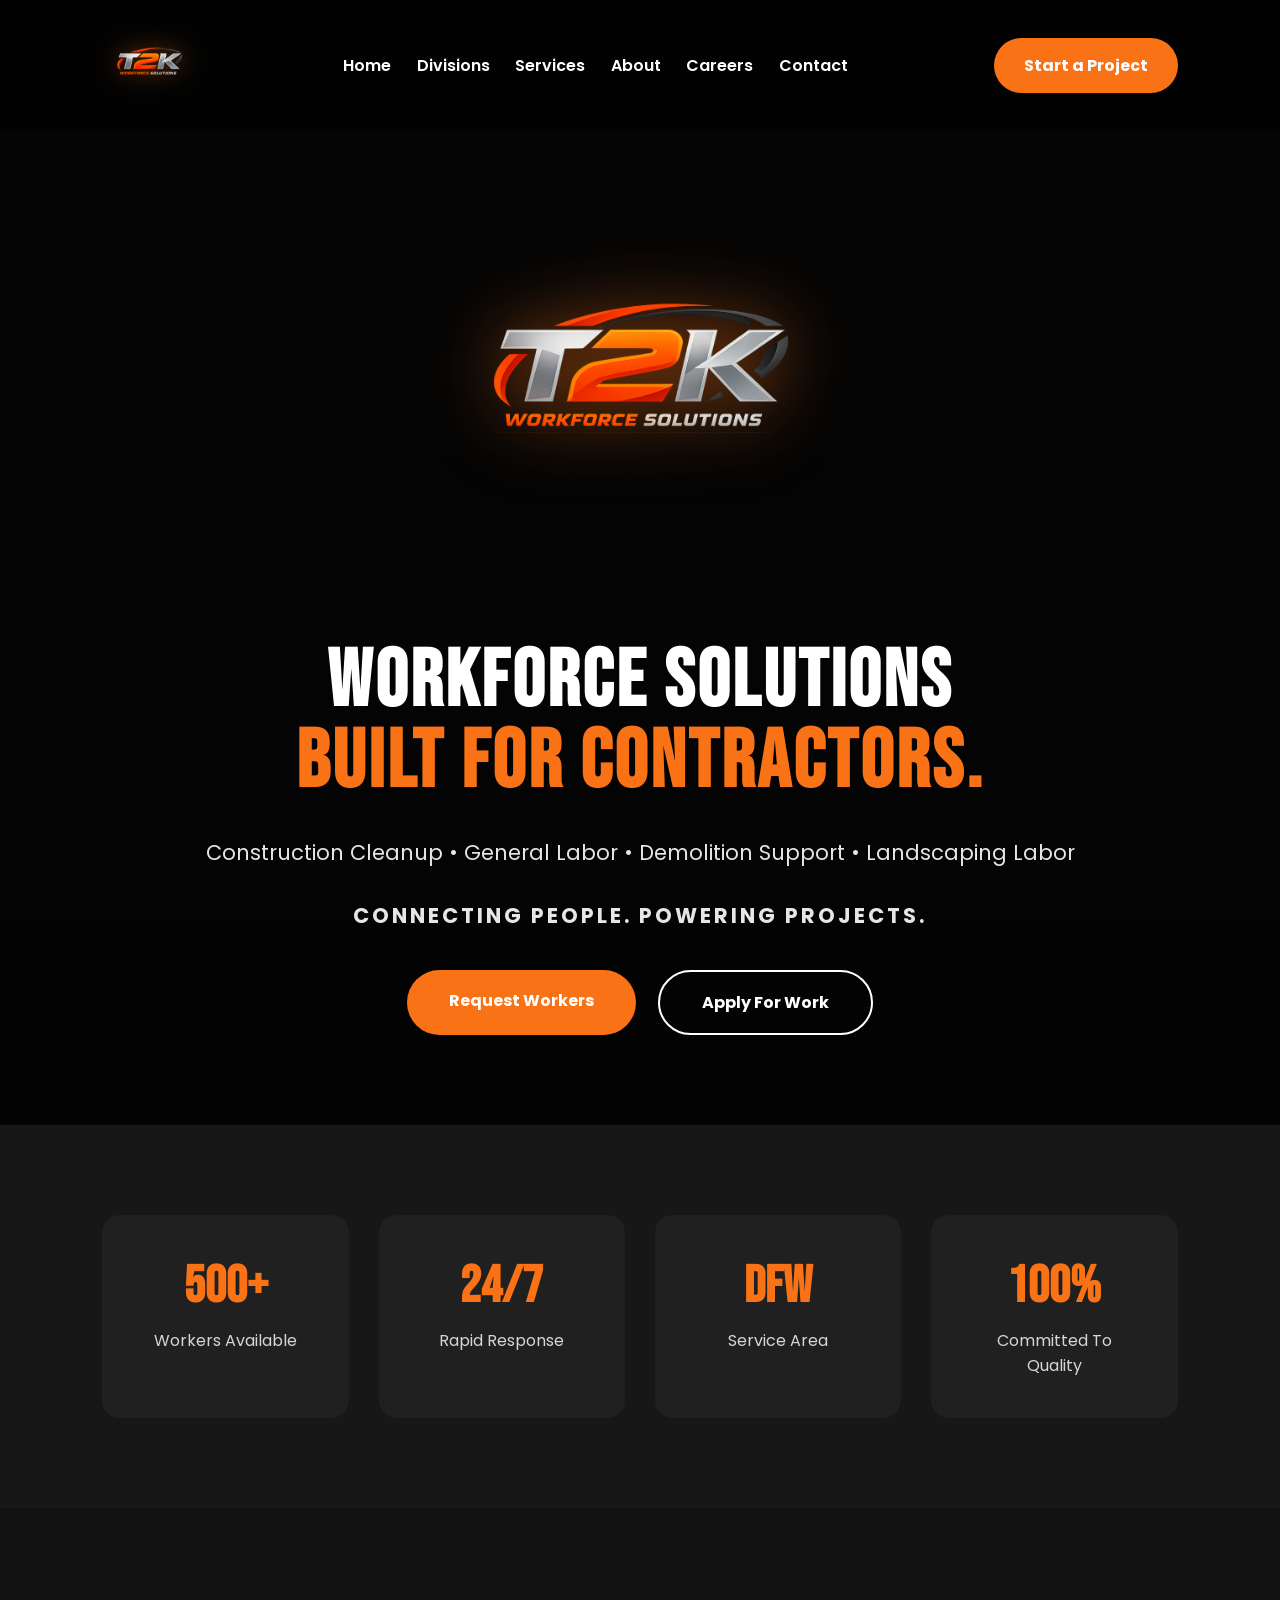
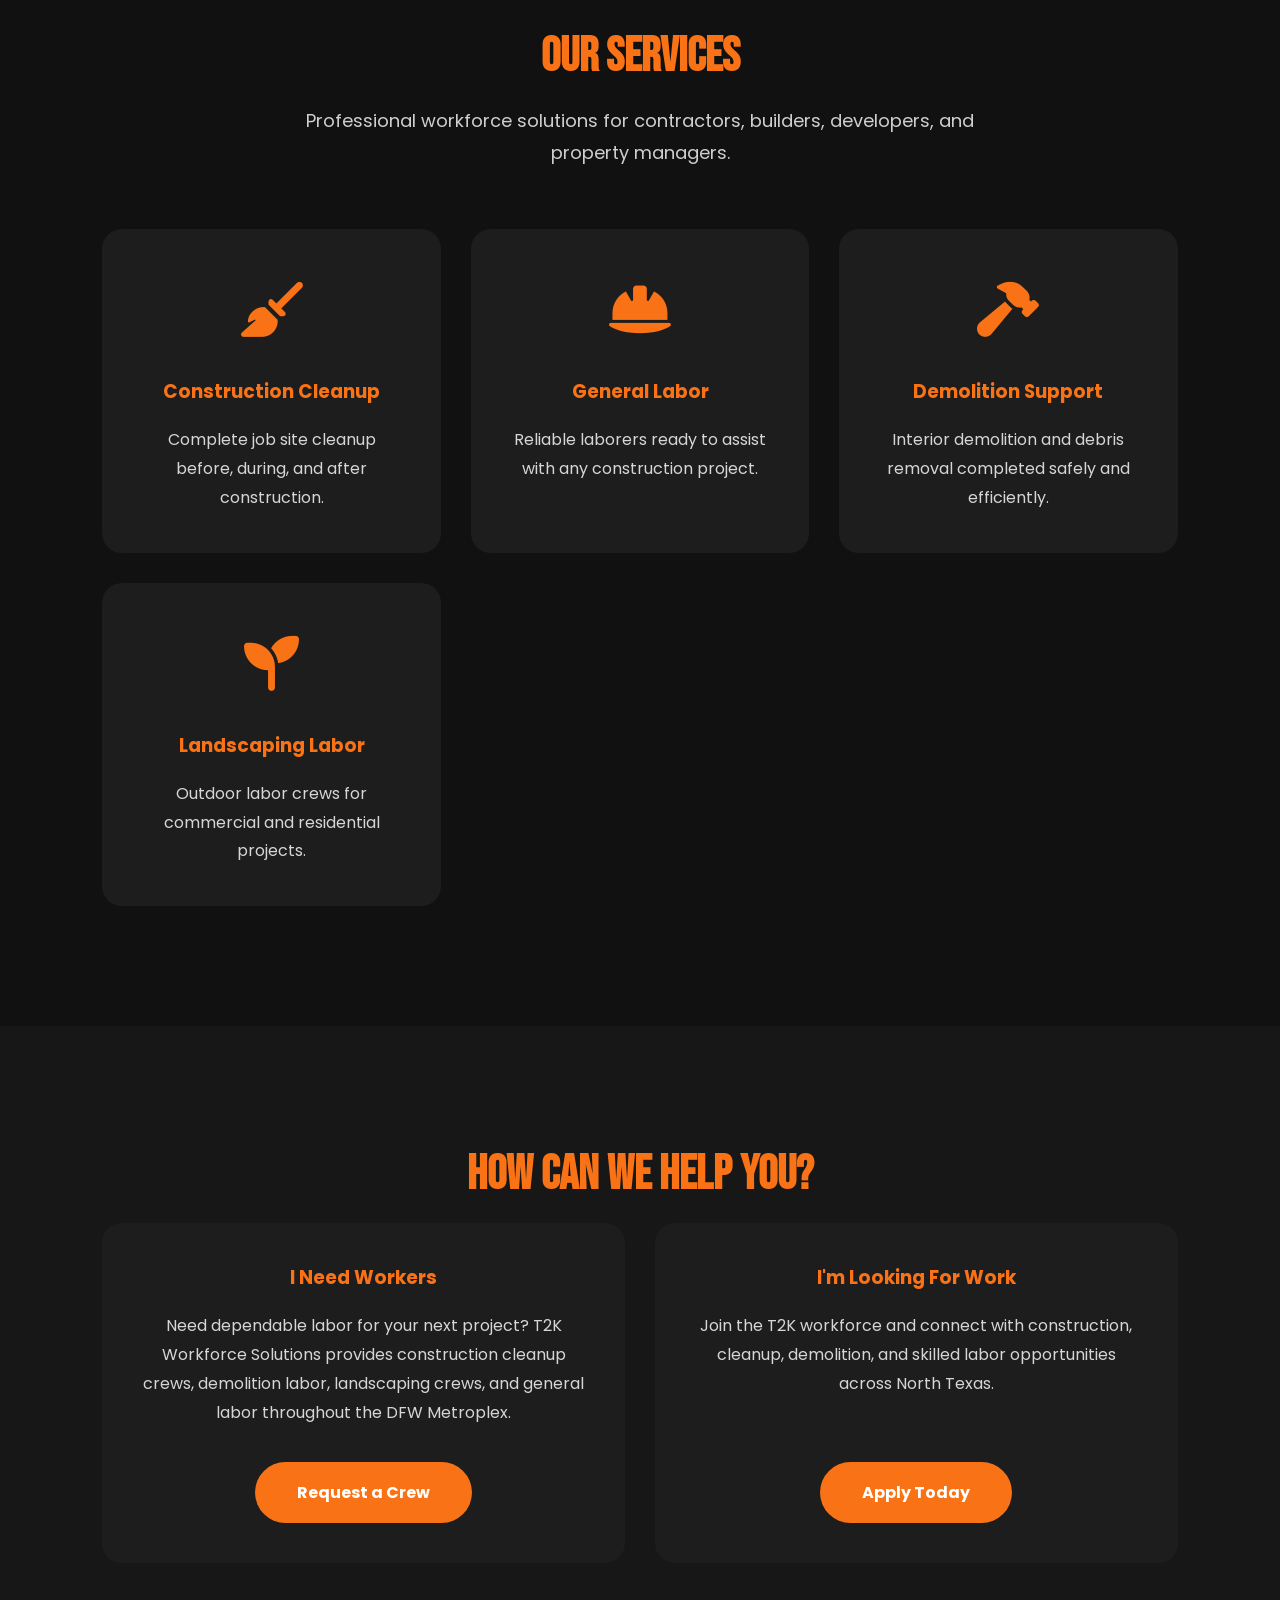
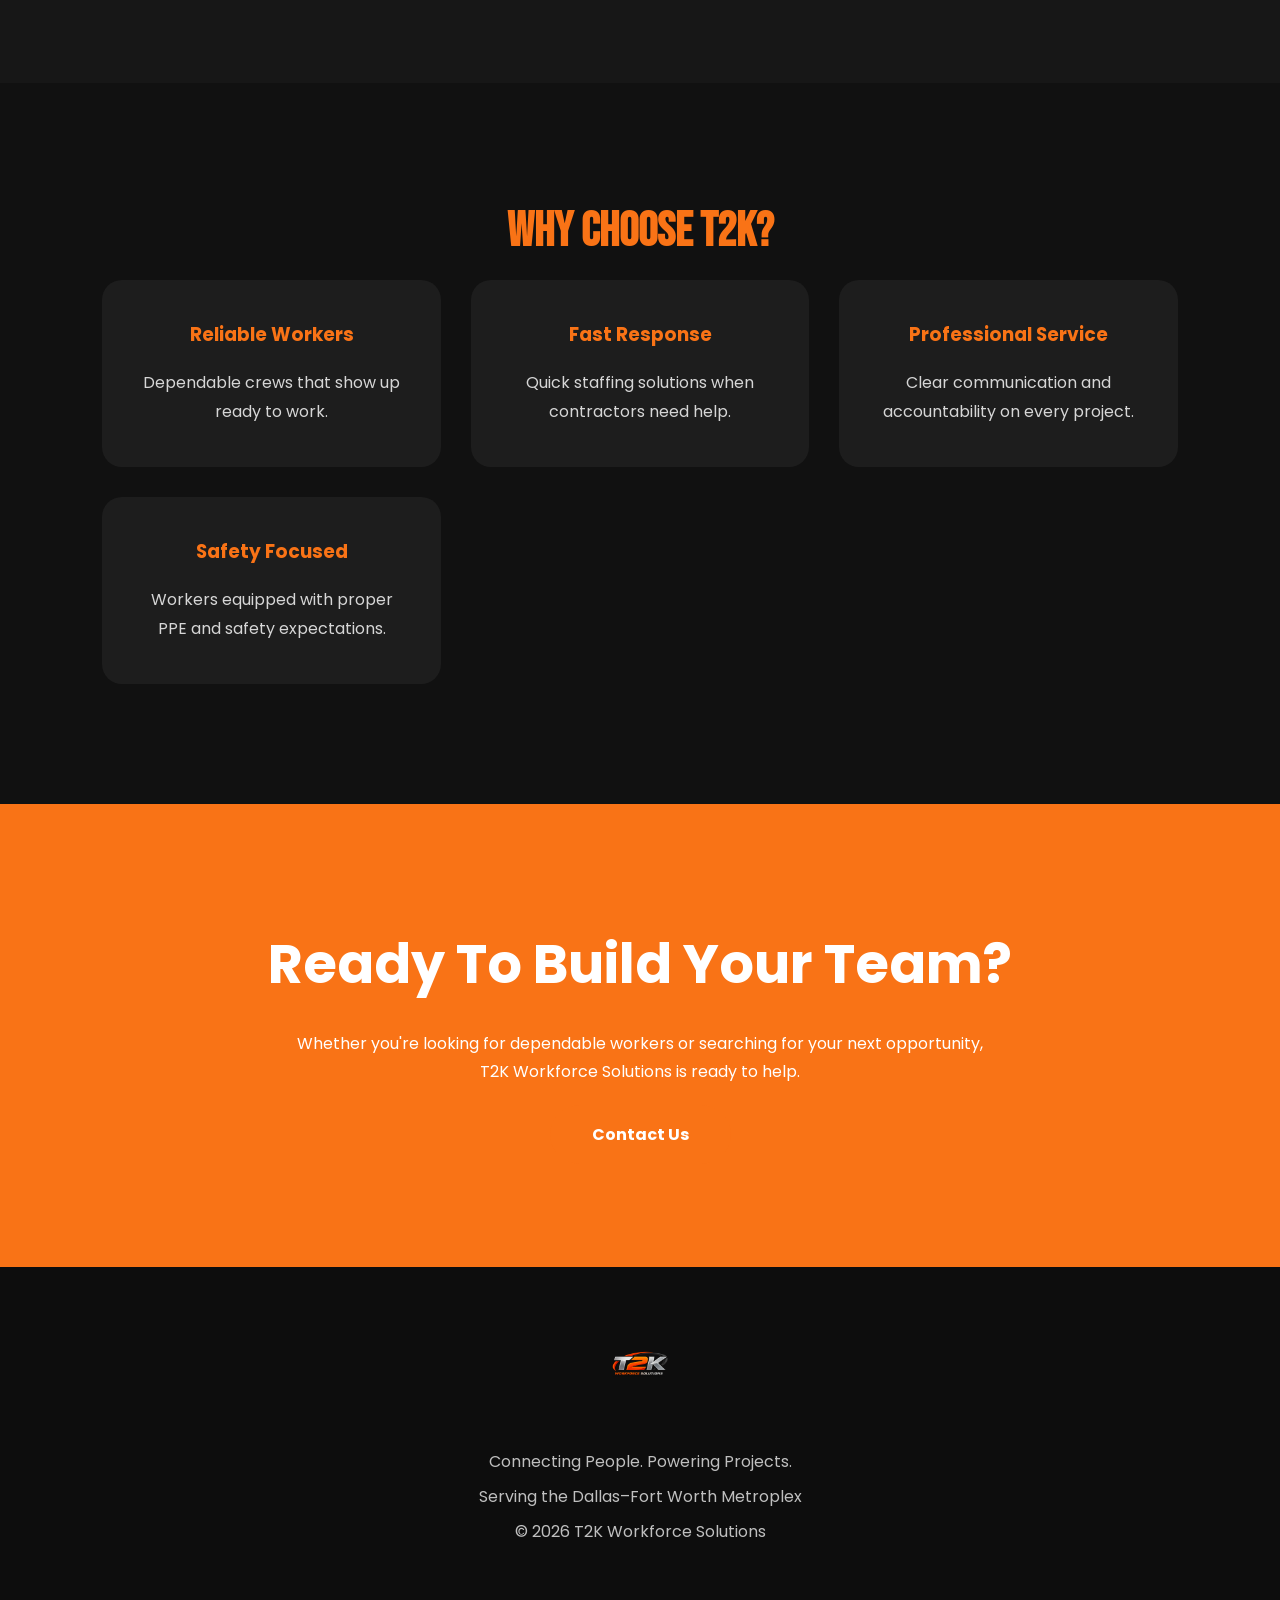
<file: index.html>
<!DOCTYPE html>
<html lang="en">
<head>

<meta charset="UTF-8">
<meta name="viewport" content="width=device-width, initial-scale=1.0">

<title>T2K Workforce Solutions</title>

<link rel="preconnect" href="https://fonts.googleapis.com">
<link rel="preconnect" href="https://fonts.gstatic.com" crossorigin>

<link href="https://fonts.googleapis.com/css2?family=Poppins:wght@300;400;500;600;700&family=Bebas+Neue&display=swap" rel="stylesheet">

<link rel="stylesheet" href="https://cdnjs.cloudflare.com/ajax/libs/font-awesome/6.5.1/css/all.min.css">
<link rel="stylesheet" href="style.css">

</head>

<body>

<nav>
    <a href="index.html" class="logo">
        <img src="images/logo.png" alt="T2K Workforce Solutions">
    </a>

    <button class="menu-toggle" aria-label="Open navigation menu" aria-expanded="false">☰</button>

    <ul>
        <li><a href="index.html">Home</a></li>
        <li><a href="divisions.html">Divisions</a></li>
        <li><a href="services.html">Services</a></li>
        <li><a href="about.html">About</a></li>
        <li><a href="careers.html">Careers</a></li>
        <li><a href="contact.html">Contact</a></li>
<li class="mobile-project-link"><a href="request-crew.html">Start a Project</a></li>
    </ul>

    <a href="request-crew.html" class="btn-nav">Start a Project</a>
</nav>

<section class="hero">

<div class="overlay"></div>

<div class="hero-content">

<img src="images/logo.png" alt="T2K Workforce Solutions" class="hero-logo">

<h1>Workforce Solutions</h1>

<h2>Built For Contractors.</h2>


<p>

Construction Cleanup • General Labor • Demolition Support • Landscaping Labor

</p>

<p class="hero-slogan">

Connecting People. Powering Projects.

</p>


<div class="hero-buttons">

<a href="request-crew.html" class="btn-orange">Request Workers</a>

<a href="apply.html" class="btn-white">

Apply For Work

</a>

</div>

</div>

</section>

<section class="stats">

<div class="stat-card">

<h2>500+</h2>

<p>Workers Available</p>

</div>

<div class="stat-card">

<h2>24/7</h2>

<p>Rapid Response</p>

</div>

<div class="stat-card">

<h2>DFW</h2>

<p>Service Area</p>

</div>

<div class="stat-card">

<h2>100%</h2>

<p>Committed To Quality</p>

</div>

</section>

<section class="services">

<h2>Our Services</h2>

<p class="section-text">

Professional workforce solutions for contractors, builders, developers, and property managers.

</p>

<div class="service-grid">

<div class="service-card">

<div class="icon">
<i class="fas fa-broom"></i>
</div>

<h3>Construction Cleanup</h3>

<p>

Complete job site cleanup before, during, and after construction.

</p>

</div>

<div class="service-card">

<div class="icon">
<i class="fas fa-helmet-safety"></i>
</div>

<h3>General Labor</h3>

<p>

Reliable laborers ready to assist with any construction project.

</p>

</div>

<div class="service-card">

<div class="icon">
<i class="fas fa-hammer"></i>
</div>

<h3>Demolition Support</h3>

<p>

Interior demolition and debris removal completed safely and efficiently.

</p>

</div>

<div class="service-card">

<div class="icon">
<i class="fas fa-seedling"></i>
</div>

<h3>Landscaping Labor</h3>

<p>

Outdoor labor crews for commercial and residential projects.

</p>

</div>

</div>

</section>

<section class="audience">

<h2>How Can We Help You?</h2>

<div class="audience-grid">

<div class="audience-card">

<h3>I Need Workers</h3>

<p>

Need dependable labor for your next project? T2K Workforce Solutions provides construction cleanup crews, demolition labor, landscaping crews, and general labor throughout the DFW Metroplex.

</p>

<a href="request-crew.html" class="btn-orange">

Request a Crew

</a>

</div>

<div class="audience-card">

<h3>I'm Looking For Work</h3>

<p>

Join the T2K workforce and connect with construction, cleanup, demolition, and skilled labor opportunities across North Texas.

</p>

<a href="apply.html" class="btn-orange">

Apply Today

</a>

</div>

</div>

</section>

<section class="why">

<h2>Why Choose T2K?</h2>

<div class="why-grid">

<div class="why-card">

<h3>Reliable Workers</h3>

<p>Dependable crews that show up ready to work.</p>

</div>

<div class="why-card">

<h3>Fast Response</h3>

<p>Quick staffing solutions when contractors need help.</p>

</div>

<div class="why-card">

<h3>Professional Service</h3>

<p>Clear communication and accountability on every project.</p>

</div>

<div class="why-card">

<h3>Safety Focused</h3>

<p>Workers equipped with proper PPE and safety expectations.</p>

</div>

</div>

</section>

<section class="cta">

<h2>Ready To Build Your Team?</h2>

<p>

Whether you're looking for dependable workers or searching for your next opportunity, T2K Workforce Solutions is ready to help.

</p>

<a href="contact.html" class="btn-orange">

Contact Us

</a>

</section>

<footer>

<img src="images/logo.png" alt="T2K Workforce Solutions" class="footer-logo">

<p>

Connecting People. Powering Projects.

</p>

<p>

Serving the Dallas–Fort Worth Metroplex

</p>

<p>

© 2026 T2K Workforce Solutions

</p>

</footer>

<script src="script.js"></script>

</body>
</file>
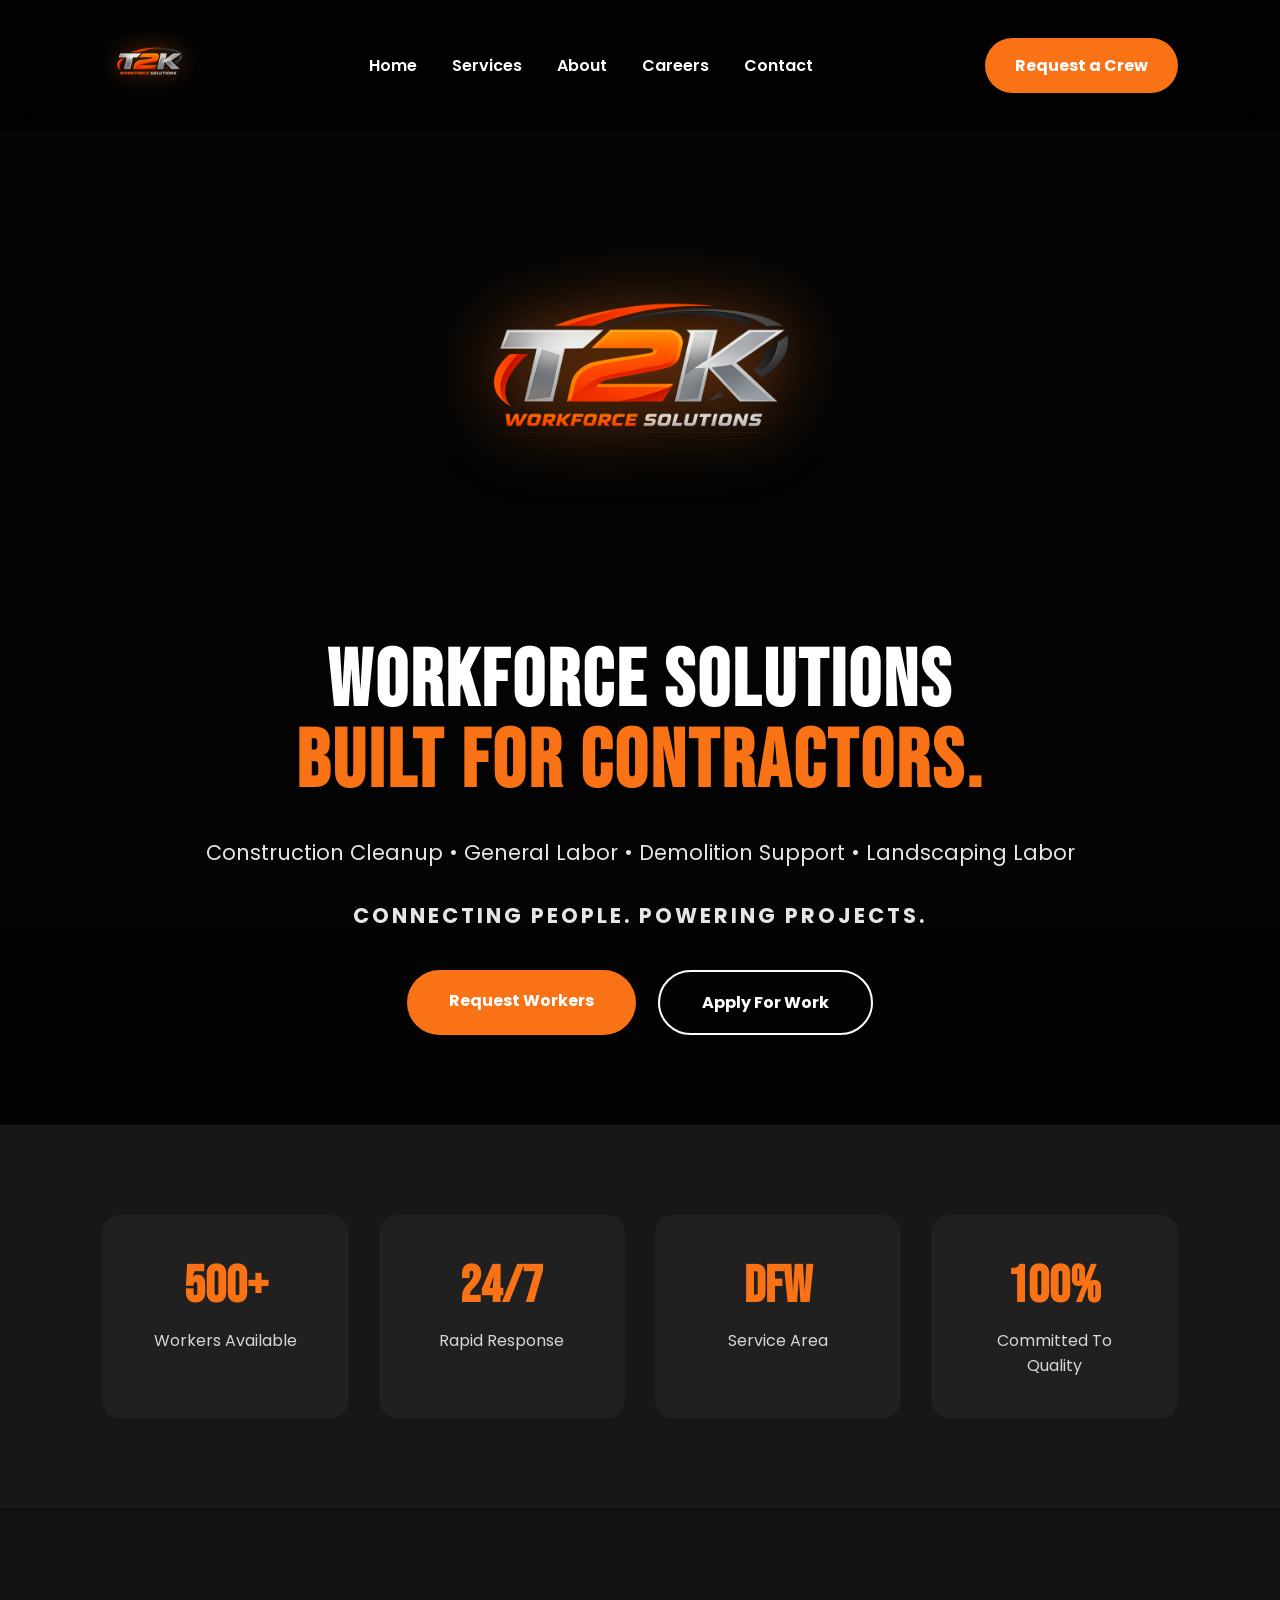
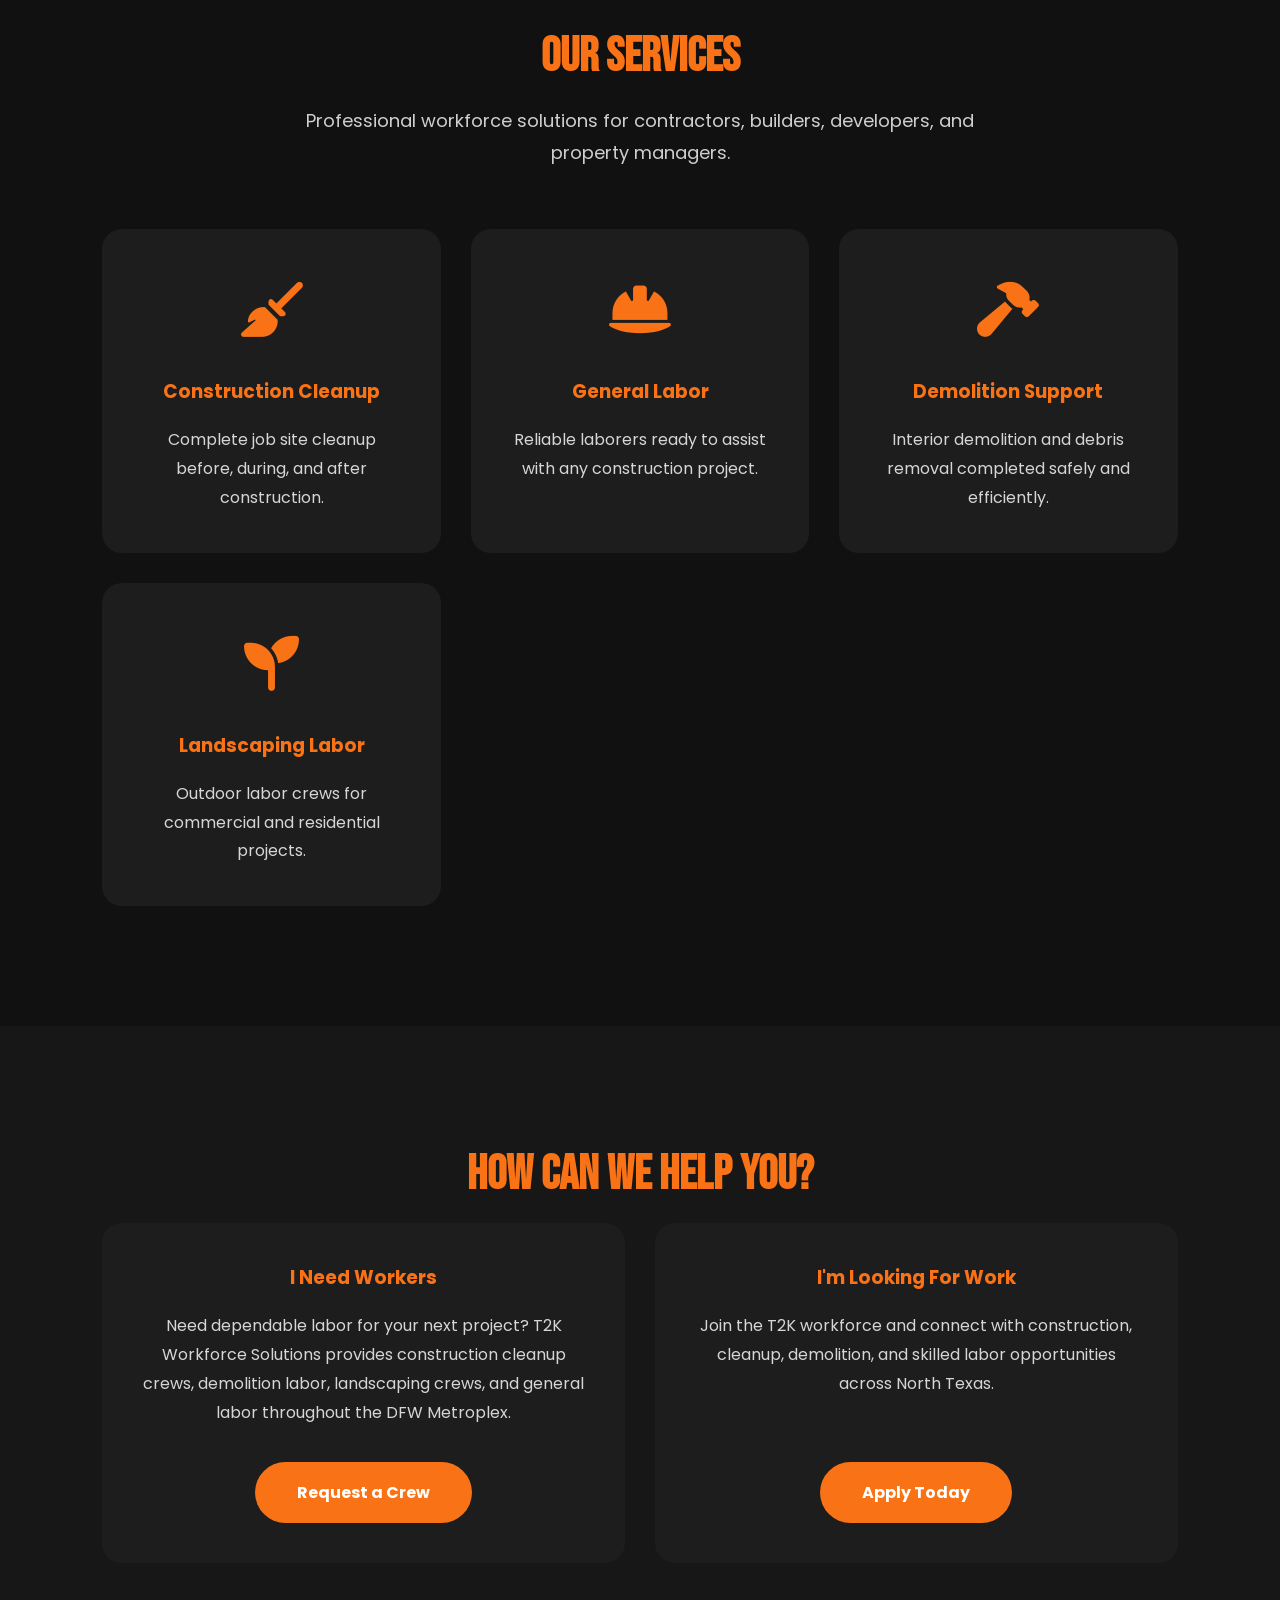
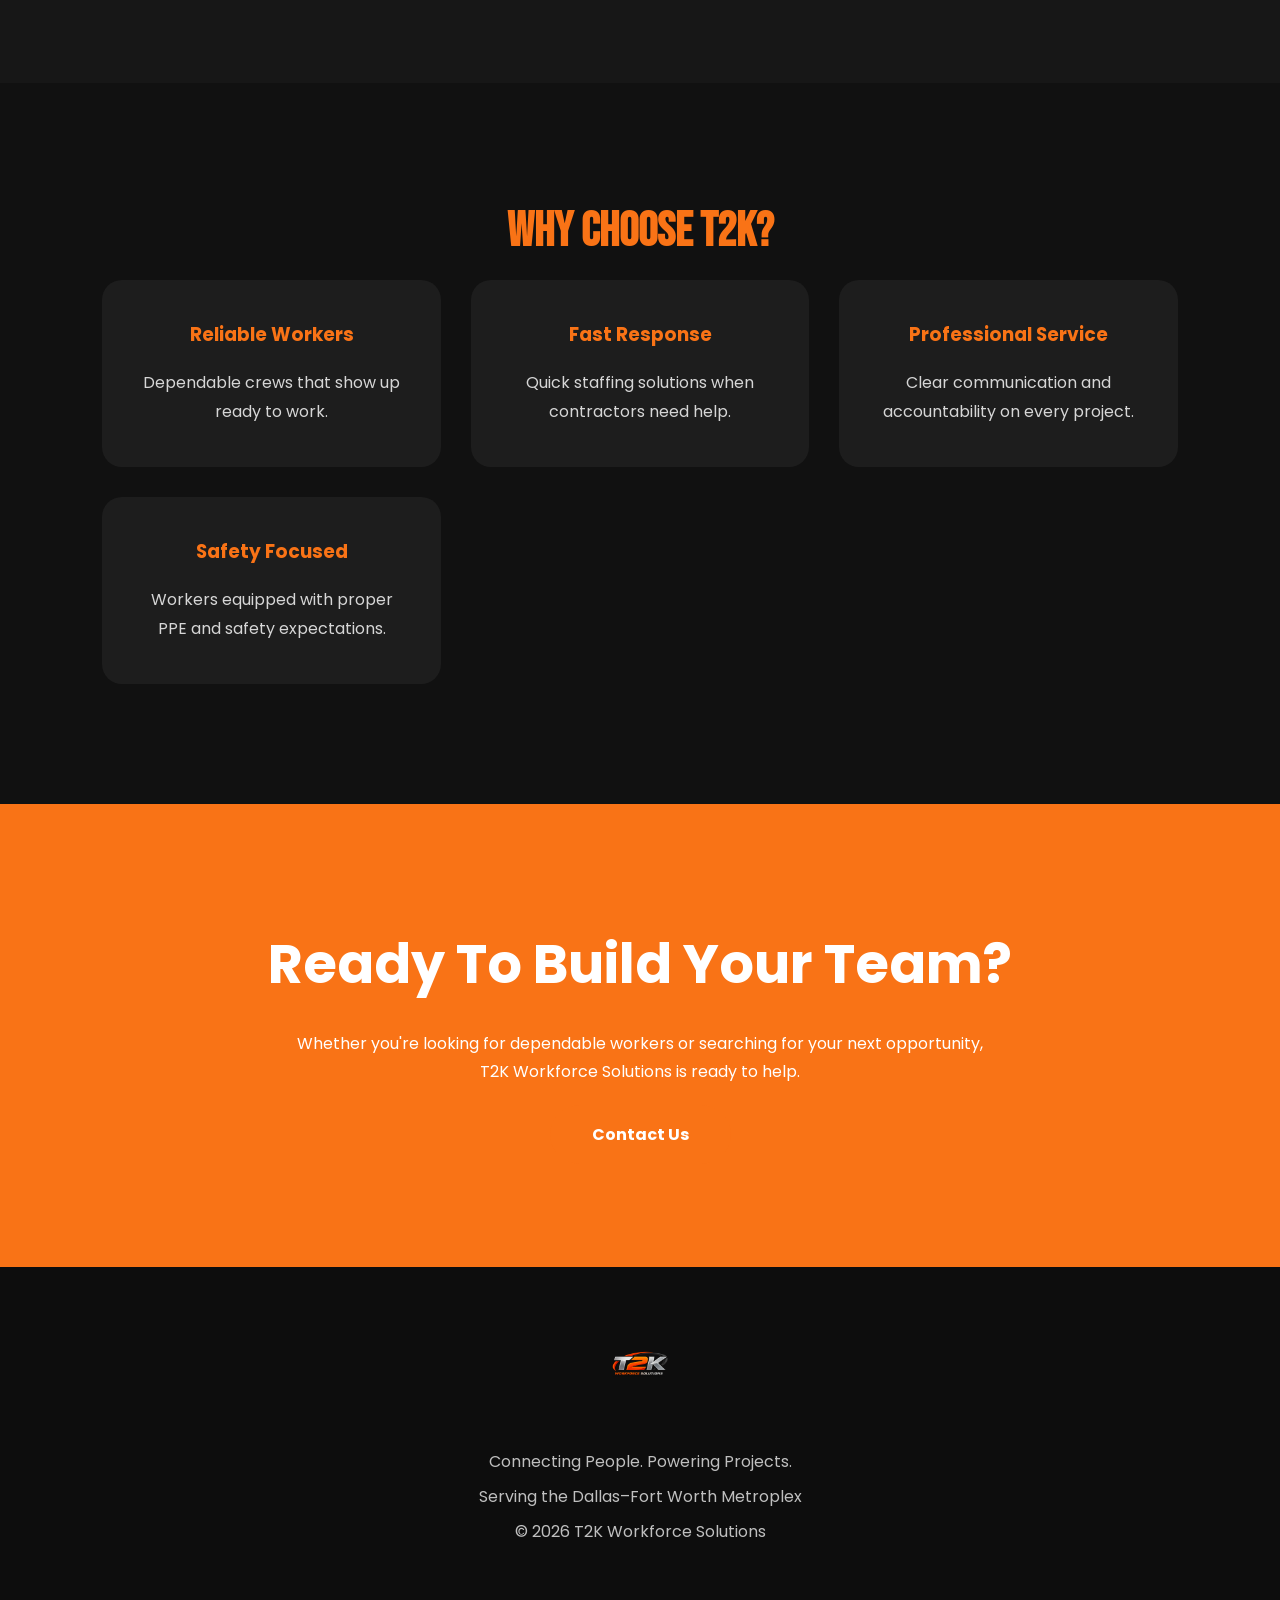
<file: correct t2k/index.html>
<!DOCTYPE html>
<html lang="en">
<head>

<meta charset="UTF-8">
<meta name="viewport" content="width=device-width, initial-scale=1.0">

<title>T2K Workforce Solutions</title>

<link rel="preconnect" href="https://fonts.googleapis.com">
<link rel="preconnect" href="https://fonts.gstatic.com" crossorigin>

<link href="https://fonts.googleapis.com/css2?family=Poppins:wght@300;400;500;600;700&family=Bebas+Neue&display=swap" rel="stylesheet">

<link rel="stylesheet" href="https://cdnjs.cloudflare.com/ajax/libs/font-awesome/6.5.1/css/all.min.css">
<link rel="stylesheet" href="style.css">

</head>

<body>

<nav>

<div class="logo">

<img src="images/logo.png" alt="T2K Workforce Solutions">

</div>

<ul>
<li><a href="index.html">Home</a></li>
<li><a href="services.html">Services</a></li>
<li><a href="about.html">About</a></li>
<li><a href="careers.html">Careers</a></li>
<li><a href="contact.html">Contact</a></li>
</ul>

<a href="request-crew.html" class="btn-nav">Request a Crew</a>

</nav>

<section class="hero">

<div class="overlay"></div>

<div class="hero-content">

<img src="images/logo.png" alt="T2K Workforce Solutions" class="hero-logo">

<h1>Workforce Solutions</h1>

<h2>Built For Contractors.</h2>


<p>

Construction Cleanup • General Labor • Demolition Support • Landscaping Labor

</p>

<p class="hero-slogan">

Connecting People. Powering Projects.

</p>


<div class="hero-buttons">

<a href="request-crew.html" class="btn-orange">Request Workers</a>

<a href="apply.html" class="btn-white">

Apply For Work

</a>

</div>

</div>

</section>

<section class="stats">

<div class="stat-card">

<h2>500+</h2>

<p>Workers Available</p>

</div>

<div class="stat-card">

<h2>24/7</h2>

<p>Rapid Response</p>

</div>

<div class="stat-card">

<h2>DFW</h2>

<p>Service Area</p>

</div>

<div class="stat-card">

<h2>100%</h2>

<p>Committed To Quality</p>

</div>

</section>

<section class="services">

<h2>Our Services</h2>

<p class="section-text">

Professional workforce solutions for contractors, builders, developers, and property managers.

</p>

<div class="service-grid">

<div class="service-card">

<div class="icon">
<i class="fas fa-broom"></i>
</div>

<h3>Construction Cleanup</h3>

<p>

Complete job site cleanup before, during, and after construction.

</p>

</div>

<div class="service-card">

<div class="icon">
<i class="fas fa-helmet-safety"></i>
</div>

<h3>General Labor</h3>

<p>

Reliable laborers ready to assist with any construction project.

</p>

</div>

<div class="service-card">

<div class="icon">
<i class="fas fa-hammer"></i>
</div>

<h3>Demolition Support</h3>

<p>

Interior demolition and debris removal completed safely and efficiently.

</p>

</div>

<div class="service-card">

<div class="icon">
<i class="fas fa-seedling"></i>
</div>

<h3>Landscaping Labor</h3>

<p>

Outdoor labor crews for commercial and residential projects.

</p>

</div>

</div>

</section>

<section class="audience">

<h2>How Can We Help You?</h2>

<div class="audience-grid">

<div class="audience-card">

<h3>I Need Workers</h3>

<p>

Need dependable labor for your next project? T2K Workforce Solutions provides construction cleanup crews, demolition labor, landscaping crews, and general labor throughout the DFW Metroplex.

</p>

<a href="request-crew.html" class="btn-orange">

Request a Crew

</a>

</div>

<div class="audience-card">

<h3>I'm Looking For Work</h3>

<p>

Join the T2K workforce and connect with construction, cleanup, demolition, and skilled labor opportunities across North Texas.

</p>

<a href="apply.html" class="btn-orange">

Apply Today

</a>

</div>

</div>

</section>

<section class="why">

<h2>Why Choose T2K?</h2>

<div class="why-grid">

<div class="why-card">

<h3>Reliable Workers</h3>

<p>Dependable crews that show up ready to work.</p>

</div>

<div class="why-card">

<h3>Fast Response</h3>

<p>Quick staffing solutions when contractors need help.</p>

</div>

<div class="why-card">

<h3>Professional Service</h3>

<p>Clear communication and accountability on every project.</p>

</div>

<div class="why-card">

<h3>Safety Focused</h3>

<p>Workers equipped with proper PPE and safety expectations.</p>

</div>

</div>

</section>

<section class="cta">

<h2>Ready To Build Your Team?</h2>

<p>

Whether you're looking for dependable workers or searching for your next opportunity, T2K Workforce Solutions is ready to help.

</p>

<a href="contact.html" class="btn-orange">

Contact Us

</a>

</section>

<footer>

<img src="images/logo.png" alt="T2K Workforce Solutions" class="footer-logo">

<p>

Connecting People. Powering Projects.

</p>

<p>

Serving the Dallas–Fort Worth Metroplex

</p>

<p>

© 2026 T2K Workforce Solutions

</p>

</footer>

<script src="script.js"></script>

</body>
</file>
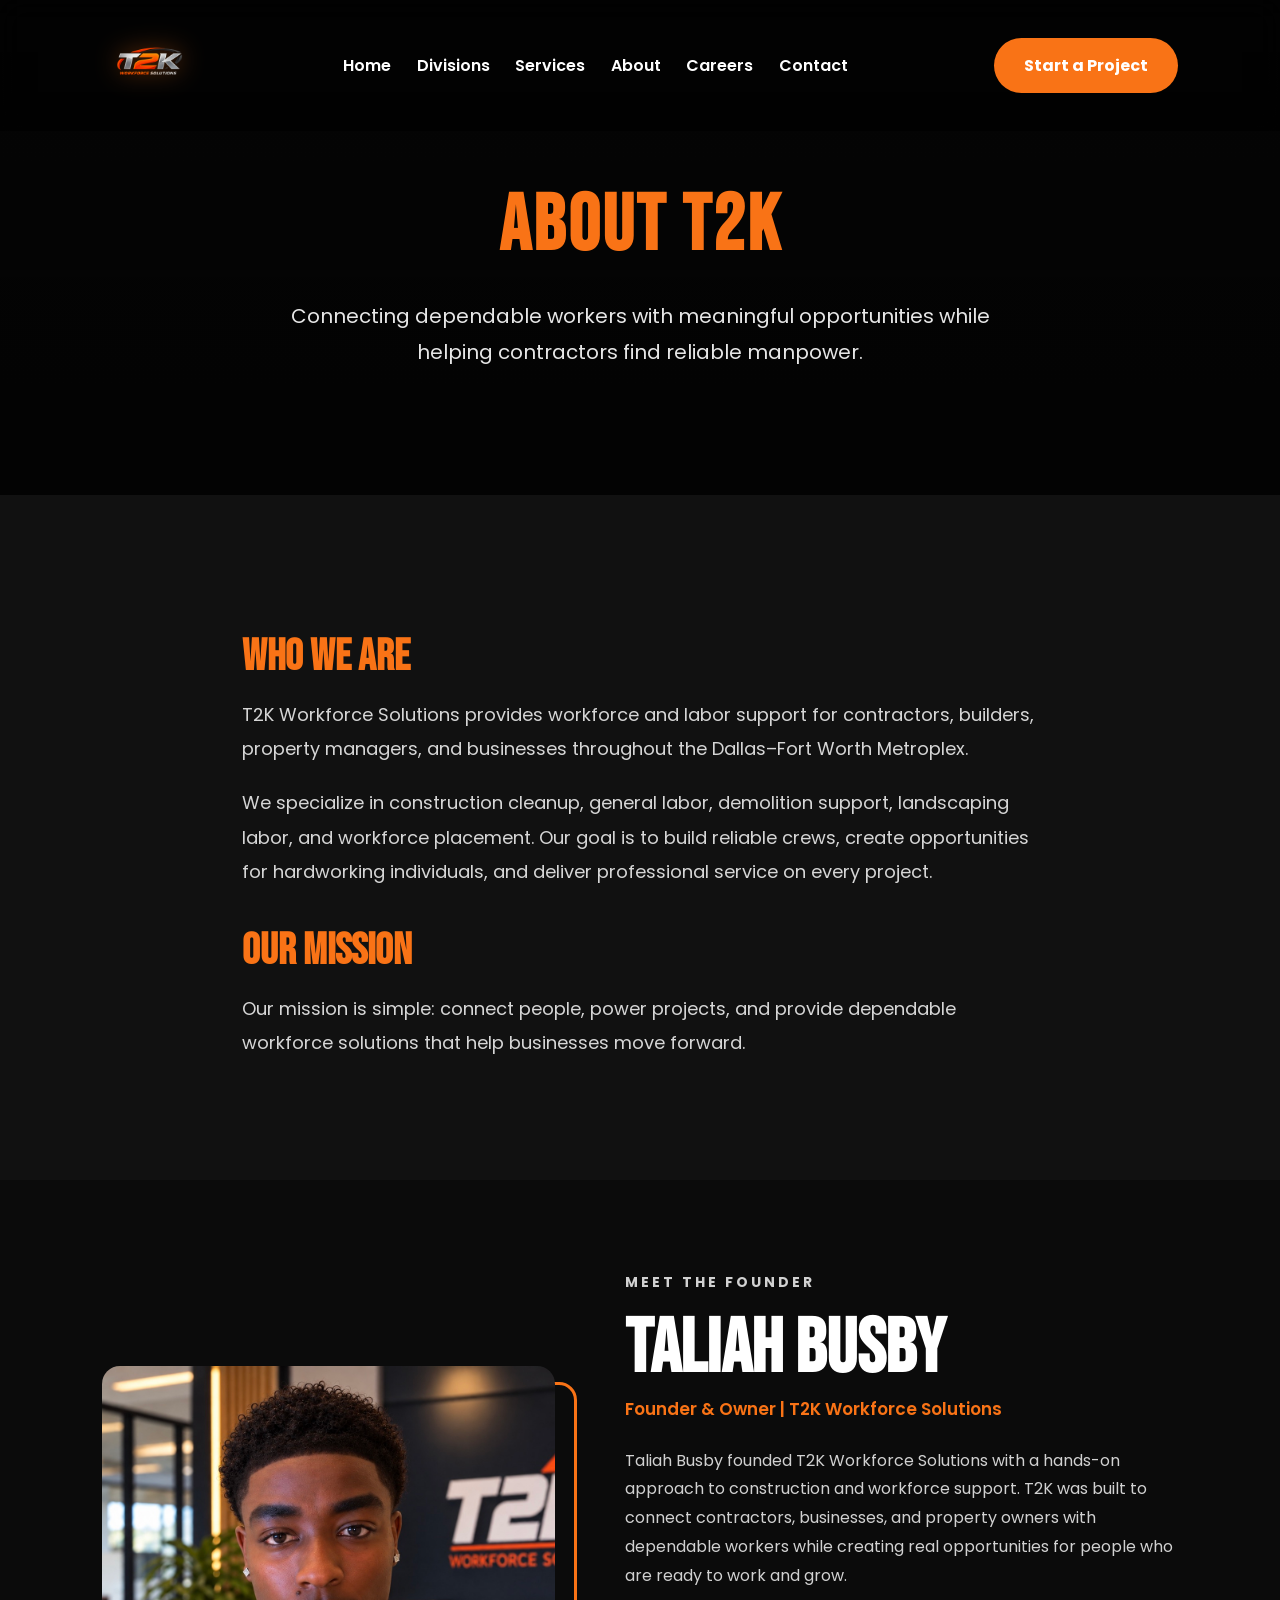
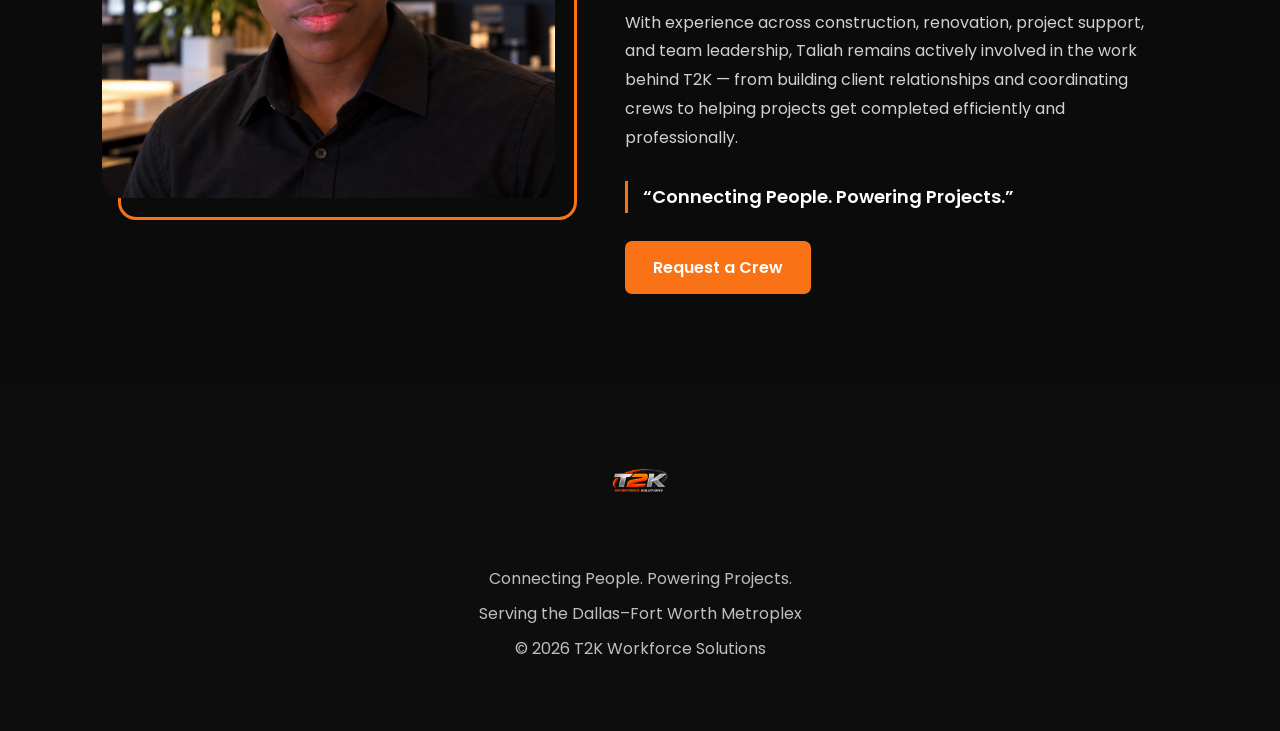
<file: about.html>
<!DOCTYPE html>
<html lang="en">

<head>
<meta charset="UTF-8">
<meta name="viewport" content="width=device-width, initial-scale=1.0">

<title>About | T2K Workforce Solutions</title>

<link rel="preconnect" href="https://fonts.googleapis.com">
<link rel="preconnect" href="https://fonts.gstatic.com" crossorigin>

<link href="https://fonts.googleapis.com/css2?family=Poppins:wght@300;400;500;600;700&family=Bebas+Neue&display=swap" rel="stylesheet">

<link rel="stylesheet" href="style.css">
</head>

<body>

<nav>
    <a href="index.html" class="logo">
        <img src="images/logo.png" alt="T2K Workforce Solutions">
    </a>

    <button class="menu-toggle" aria-label="Open navigation menu" aria-expanded="false">☰</button>

    <ul>
        <li><a href="index.html">Home</a></li>
        <li><a href="divisions.html">Divisions</a></li>
        <li><a href="services.html">Services</a></li>
        <li><a href="about.html">About</a></li>
        <li><a href="careers.html">Careers</a></li>
        <li><a href="contact.html">Contact</a></li>
<li class="mobile-project-link"><a href="request-crew.html">Start a Project</a></li>
    </ul>

    <a href="request-crew.html" class="btn-nav">Start a Project</a>
</nav>


<section class="page-hero">

<h1>About T2K</h1>

<p>
Connecting dependable workers with meaningful opportunities while helping contractors find reliable manpower.
</p>

</section>


<section class="page-content">

<h2>Who We Are</h2>

<p>
T2K Workforce Solutions provides workforce and labor support for contractors, builders, property managers, and businesses throughout the Dallas–Fort Worth Metroplex.
</p>

<p>
We specialize in construction cleanup, general labor, demolition support, landscaping labor, and workforce placement. Our goal is to build reliable crews, create opportunities for hardworking individuals, and deliver professional service on every project.
</p>

<h2>Our Mission</h2>

<p>
Our mission is simple: connect people, power projects, and provide dependable workforce solutions that help businesses move forward.
</p>

</section>


<!-- MEET THE FOUNDER -->

<section class="founder-section">

<div class="founder-container">

<div class="founder-image">
<img src="images/taliaht2kheadshot.PNG" alt="Taliah Busby, Founder of T2K Workforce Solutions">
</div>

<div class="founder-content">

<p class="founder-label">MEET THE FOUNDER</p>

<h2>Taliah Busby</h2>

<h3>Founder & Owner | T2K Workforce Solutions</h3>

<p>
Taliah Busby founded T2K Workforce Solutions with a hands-on approach to construction and workforce support. T2K was built to connect contractors, businesses, and property owners with dependable workers while creating real opportunities for people who are ready to work and grow.
</p>

<p>
With experience across construction, renovation, project support, and team leadership, Taliah remains actively involved in the work behind T2K — from building client relationships and coordinating crews to helping projects get completed efficiently and professionally.
</p>

<p class="founder-quote">
“Connecting People. Powering Projects.”
</p>

<a href="request-crew.html" class="founder-button">
Request a Crew
</a>

</div>

</div>

</section>


<footer>

<img src="images/logo.png" alt="T2K Workforce Solutions" class="footer-logo">

<p>Connecting People. Powering Projects.</p>

<p>Serving the Dallas–Fort Worth Metroplex</p>

<p>© 2026 T2K Workforce Solutions</p>

</footer>

<script src="script.js"></script>

</body>
</html>
</file>
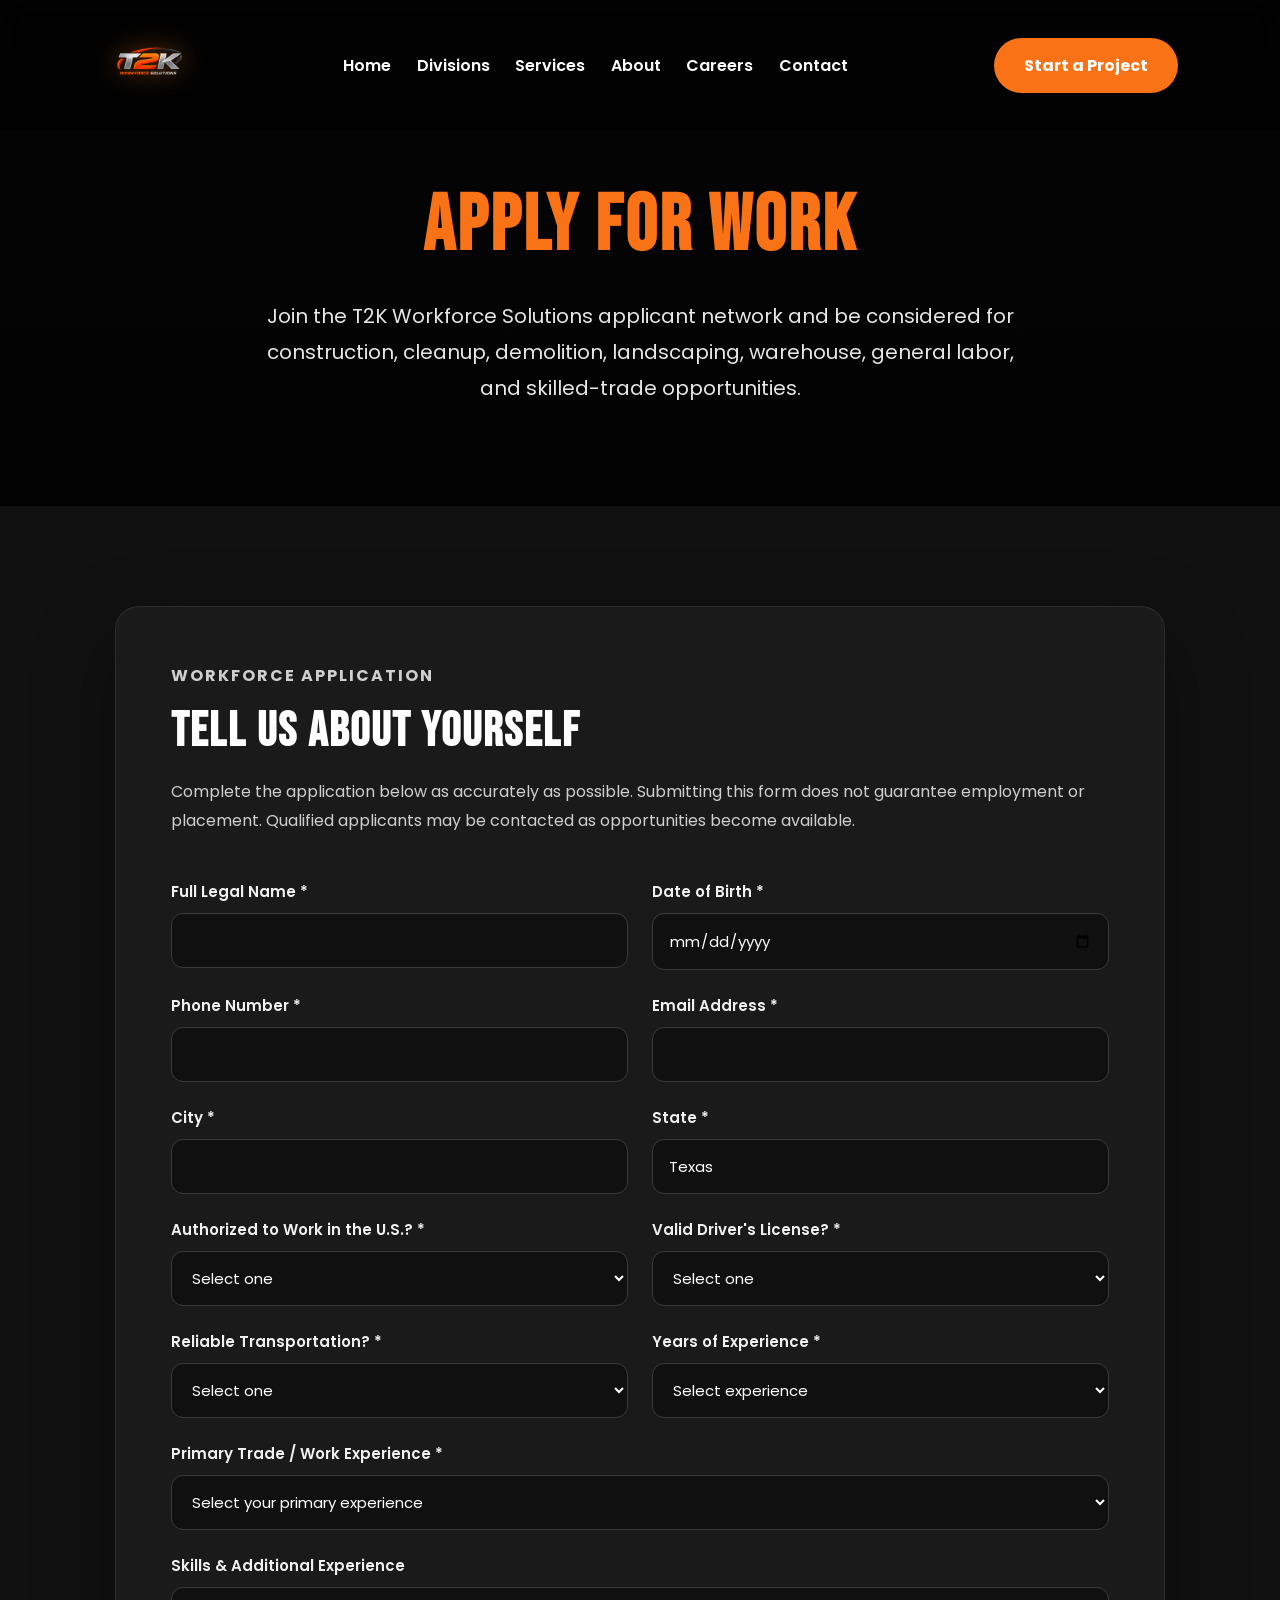
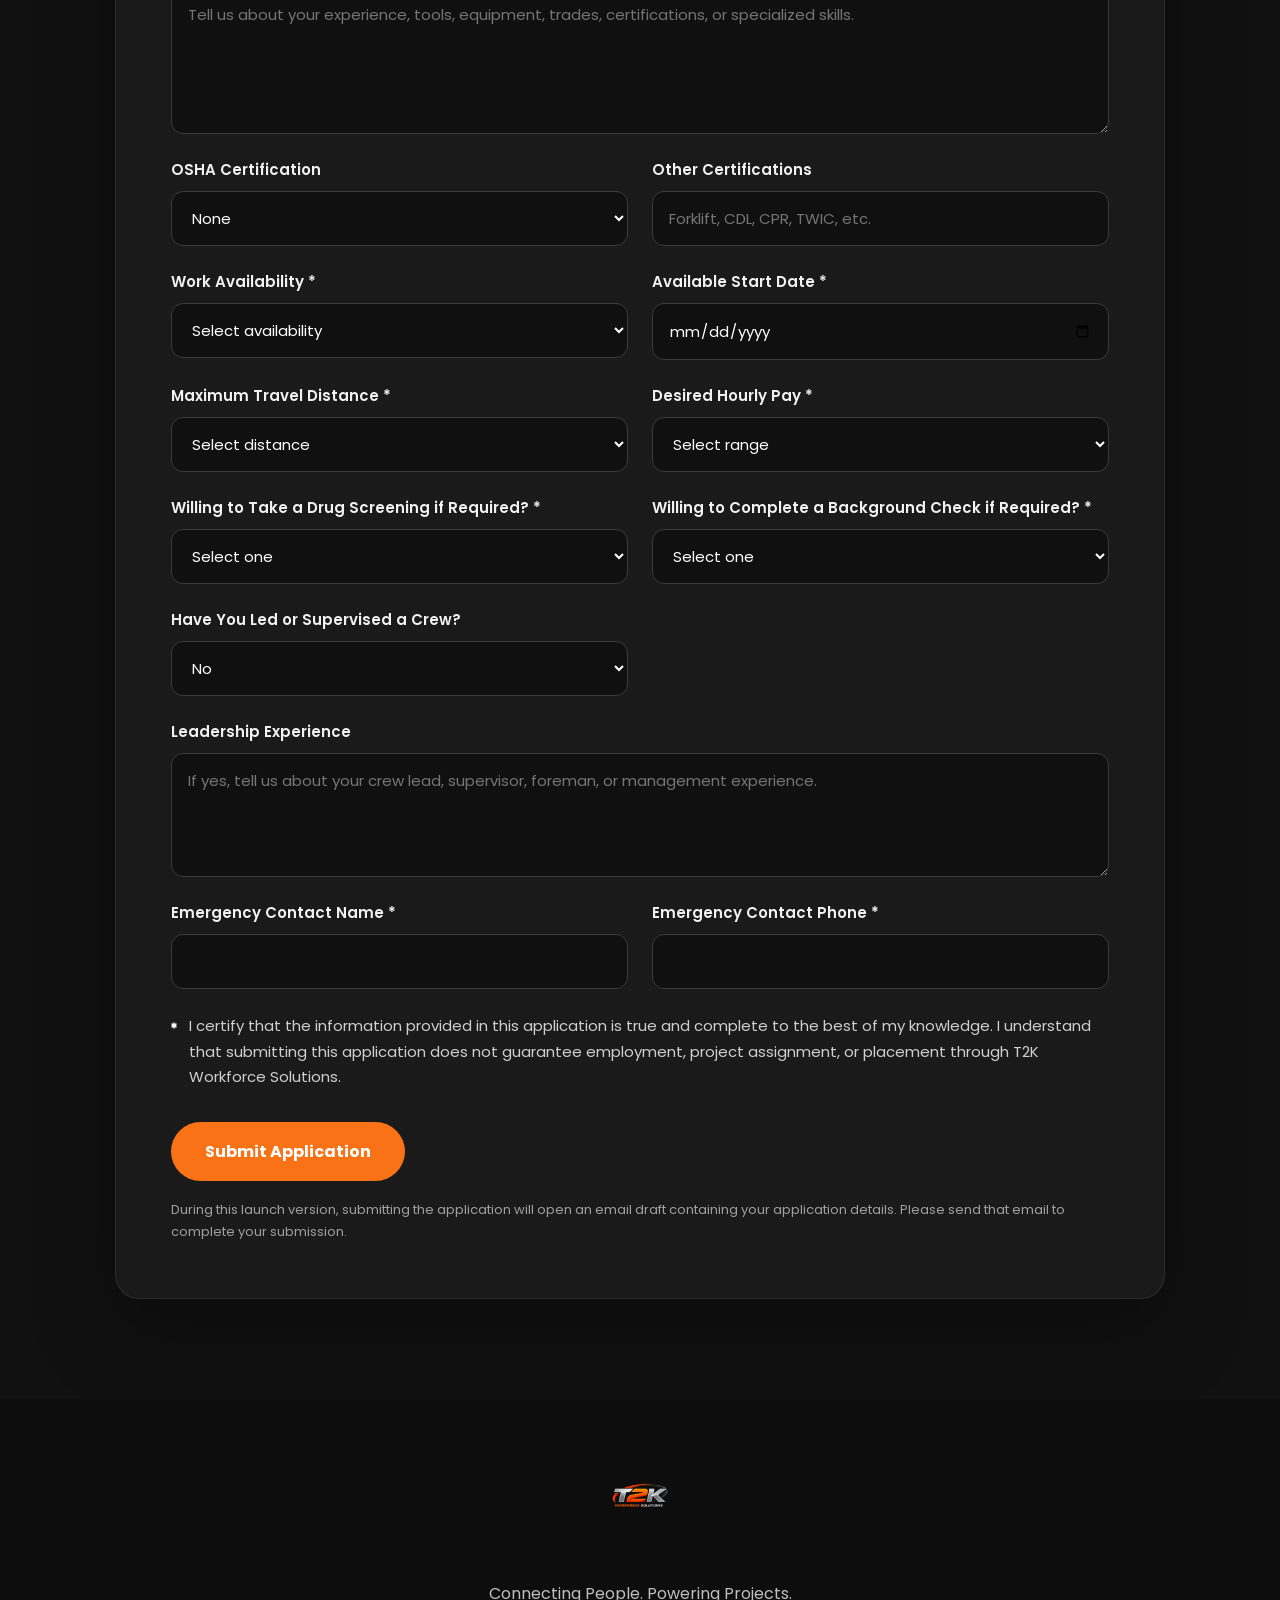
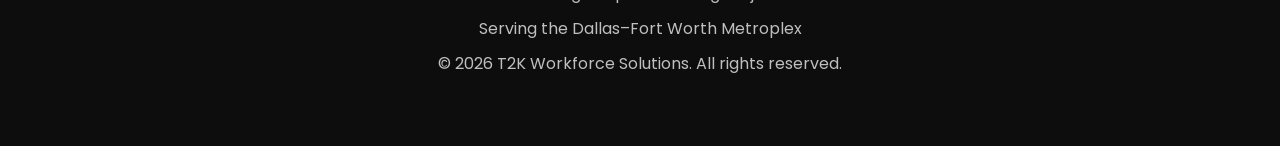
<file: apply.html>
<!DOCTYPE html>
<html lang="en">
<head>
    <meta charset="UTF-8">
    <meta name="viewport" content="width=device-width, initial-scale=1.0">

    <title>Apply for Work | T2K Workforce Solutions</title>

    <link rel="preconnect" href="https://fonts.googleapis.com">
    <link rel="preconnect" href="https://fonts.gstatic.com" crossorigin>

    <link href="https://fonts.googleapis.com/css2?family=Poppins:wght@300;400;500;600;700&family=Bebas+Neue&display=swap" rel="stylesheet">

    <link rel="stylesheet" href="style.css">
</head>

<body>

<nav>
    <a href="index.html" class="logo">
        <img src="images/logo.png" alt="T2K Workforce Solutions">
    </a>

    <button class="menu-toggle" aria-label="Open navigation menu" aria-expanded="false">☰</button>

    <ul>
        <li><a href="index.html">Home</a></li>
        <li><a href="divisions.html">Divisions</a></li>
        <li><a href="services.html">Services</a></li>
        <li><a href="about.html">About</a></li>
        <li><a href="careers.html">Careers</a></li>
        <li><a href="contact.html">Contact</a></li>
<li class="mobile-project-link"><a href="request-crew.html">Start a Project</a></li>
    </ul>

    <a href="request-crew.html" class="btn-nav">Start a Project</a>
</nav>

<main>

    <section class="page-hero">
        <h1>Apply for Work</h1>

        <p>
            Join the T2K Workforce Solutions applicant network and be considered
            for construction, cleanup, demolition, landscaping, warehouse,
            general labor, and skilled-trade opportunities.
        </p>
    </section>

    <section class="form-section">

        <div class="form-container">

            <div class="form-intro">
                <p class="eyebrow">Workforce Application</p>

                <h2>Tell Us About Yourself</h2>

                <p>
                    Complete the application below as accurately as possible.
                    Submitting this form does not guarantee employment or placement.
                    Qualified applicants may be contacted as opportunities become available.
                </p>
            </div>


            <form id="workerApplicationForm">

                <div class="form-grid">

                    <div class="form-group">
                        <label for="fullName">Full Legal Name *</label>
                        <input type="text" id="fullName" name="fullName" required>
                    </div>

                    <div class="form-group">
                        <label for="dob">Date of Birth *</label>
                        <input type="date" id="dob" name="dob" required>
                    </div>

                    <div class="form-group">
                        <label for="workerPhone">Phone Number *</label>
                        <input type="tel" id="workerPhone" name="workerPhone" required>
                    </div>

                    <div class="form-group">
                        <label for="workerEmail">Email Address *</label>
                        <input type="email" id="workerEmail" name="workerEmail" required>
                    </div>

                    <div class="form-group">
                        <label for="city">City *</label>
                        <input type="text" id="city" name="city" required>
                    </div>

                    <div class="form-group">
                        <label for="state">State *</label>
                        <input type="text" id="state" name="state" value="Texas" required>
                    </div>

                    <div class="form-group">
                        <label for="authorized">Authorized to Work in the U.S.? *</label>

                        <select id="authorized" name="authorized" required>
                            <option value="">Select one</option>
                            <option>Yes</option>
                            <option>No</option>
                        </select>
                    </div>

                    <div class="form-group">
                        <label for="driversLicense">Valid Driver's License? *</label>

                        <select id="driversLicense" name="driversLicense" required>
                            <option value="">Select one</option>
                            <option>Yes</option>
                            <option>No</option>
                        </select>
                    </div>

                    <div class="form-group">
                        <label for="transportation">Reliable Transportation? *</label>

                        <select id="transportation" name="transportation" required>
                            <option value="">Select one</option>
                            <option>Yes</option>
                            <option>No</option>
                        </select>
                    </div>

                    <div class="form-group">
                        <label for="experienceYears">Years of Experience *</label>

                        <select id="experienceYears" name="experienceYears" required>
                            <option value="">Select experience</option>
                            <option>No Experience</option>
                            <option>Less Than 1 Year</option>
                            <option>1–3 Years</option>
                            <option>3–5 Years</option>
                            <option>5+ Years</option>
                        </select>
                    </div>

                    <div class="form-group form-group-full">
                        <label for="tradeExperience">Primary Trade / Work Experience *</label>

                        <select id="tradeExperience" name="tradeExperience" required>
                            <option value="">Select your primary experience</option>
                            <option>General Labor</option>
                            <option>Construction Cleanup</option>
                            <option>Demolition</option>
                            <option>Landscaping</option>
                            <option>Roofing</option>
                            <option>Framing</option>
                            <option>Drywall</option>
                            <option>Painting</option>
                            <option>Flooring</option>
                            <option>Concrete</option>
                            <option>Carpentry</option>
                            <option>Welding</option>
                            <option>Equipment Operation</option>
                            <option>Forklift / Warehouse</option>
                            <option>Electrical Helper</option>
                            <option>Plumbing Helper</option>
                            <option>HVAC Helper</option>
                            <option>Other</option>
                        </select>
                    </div>

                    <div class="form-group form-group-full">
                        <label for="skills">Skills & Additional Experience</label>

                        <textarea
                            id="skills"
                            name="skills"
                            rows="5"
                            placeholder="Tell us about your experience, tools, equipment, trades, certifications, or specialized skills."
                        ></textarea>
                    </div>

                    <div class="form-group">
                        <label for="osha">OSHA Certification</label>

                        <select id="osha" name="osha">
                            <option>None</option>
                            <option>OSHA 10</option>
                            <option>OSHA 30</option>
                            <option>Other</option>
                        </select>
                    </div>

                    <div class="form-group">
                        <label for="otherCerts">Other Certifications</label>
                        <input
                            type="text"
                            id="otherCerts"
                            name="otherCerts"
                            placeholder="Forklift, CDL, CPR, TWIC, etc."
                        >
                    </div>

                    <div class="form-group">
                        <label for="availability">Work Availability *</label>

                        <select id="availability" name="availability" required>
                            <option value="">Select availability</option>
                            <option>Full-Time</option>
                            <option>Part-Time</option>
                            <option>Temporary Projects</option>
                            <option>Weekends</option>
                            <option>Nights</option>
                            <option>Flexible</option>
                        </select>
                    </div>

                    <div class="form-group">
                        <label for="availableDate">Available Start Date *</label>
                        <input type="date" id="availableDate" name="availableDate" required>
                    </div>

                    <div class="form-group">
                        <label for="travelDistance">Maximum Travel Distance *</label>

                        <select id="travelDistance" name="travelDistance" required>
                            <option value="">Select distance</option>
                            <option>Up to 25 Miles</option>
                            <option>Up to 50 Miles</option>
                            <option>Up to 75 Miles</option>
                            <option>Up to 100 Miles</option>
                            <option>100+ Miles</option>
                        </select>
                    </div>

                    <div class="form-group">
                        <label for="desiredPay">Desired Hourly Pay *</label>

                        <select id="desiredPay" name="desiredPay" required>
                            <option value="">Select range</option>
                            <option>$15–18/hr</option>
                            <option>$18–20/hr</option>
                            <option>$20–25/hr</option>
                            <option>$25–30/hr</option>
                            <option>$30+/hr</option>
                        </select>
                    </div>

                    <div class="form-group">
                        <label for="drugScreen">Willing to Take a Drug Screening if Required? *</label>

                        <select id="drugScreen" name="drugScreen" required>
                            <option value="">Select one</option>
                            <option>Yes</option>
                            <option>No</option>
                        </select>
                    </div>

                    <div class="form-group">
                        <label for="backgroundCheck">Willing to Complete a Background Check if Required? *</label>

                        <select id="backgroundCheck" name="backgroundCheck" required>
                            <option value="">Select one</option>
                            <option>Yes</option>
                            <option>No</option>
                        </select>
                    </div>

                    <div class="form-group">
                        <label for="crewLead">Have You Led or Supervised a Crew?</label>

                        <select id="crewLead" name="crewLead">
                            <option>No</option>
                            <option>Yes</option>
                        </select>
                    </div>

                    <div class="form-group form-group-full">
                        <label for="leadershipDetails">Leadership Experience</label>

                        <textarea
                            id="leadershipDetails"
                            name="leadershipDetails"
                            rows="4"
                            placeholder="If yes, tell us about your crew lead, supervisor, foreman, or management experience."
                        ></textarea>
                    </div>

                    <div class="form-group">
                        <label for="emergencyName">Emergency Contact Name *</label>
                        <input type="text" id="emergencyName" name="emergencyName" required>
                    </div>

                    <div class="form-group">
                        <label for="emergencyPhone">Emergency Contact Phone *</label>
                        <input type="tel" id="emergencyPhone" name="emergencyPhone" required>
                    </div>

                    <div class="form-group form-group-full checkbox-group">

                        <label>
                            <input type="checkbox" id="applicantCertification" required>

                            I certify that the information provided in this application
                            is true and complete to the best of my knowledge. I understand
                            that submitting this application does not guarantee employment,
                            project assignment, or placement through T2K Workforce Solutions.
                        </label>

                    </div>

                </div>

                <button type="submit" class="form-submit-button">
                    Submit Application
                </button>

                <p class="form-note">
                    During this launch version, submitting the application will open an
                    email draft containing your application details. Please send that email
                    to complete your submission.
                </p>

            </form>

        </div>

    </section>

</main>

<footer>

    <img src="images/logo.png" alt="T2K Workforce Solutions" class="footer-logo">

    <p>Connecting People. Powering Projects.</p>

    <p>Serving the Dallas–Fort Worth Metroplex</p>

    <p>© 2026 T2K Workforce Solutions. All rights reserved.</p>

</footer>

<script src="script.js"></script>

</body>
</html>
</file>
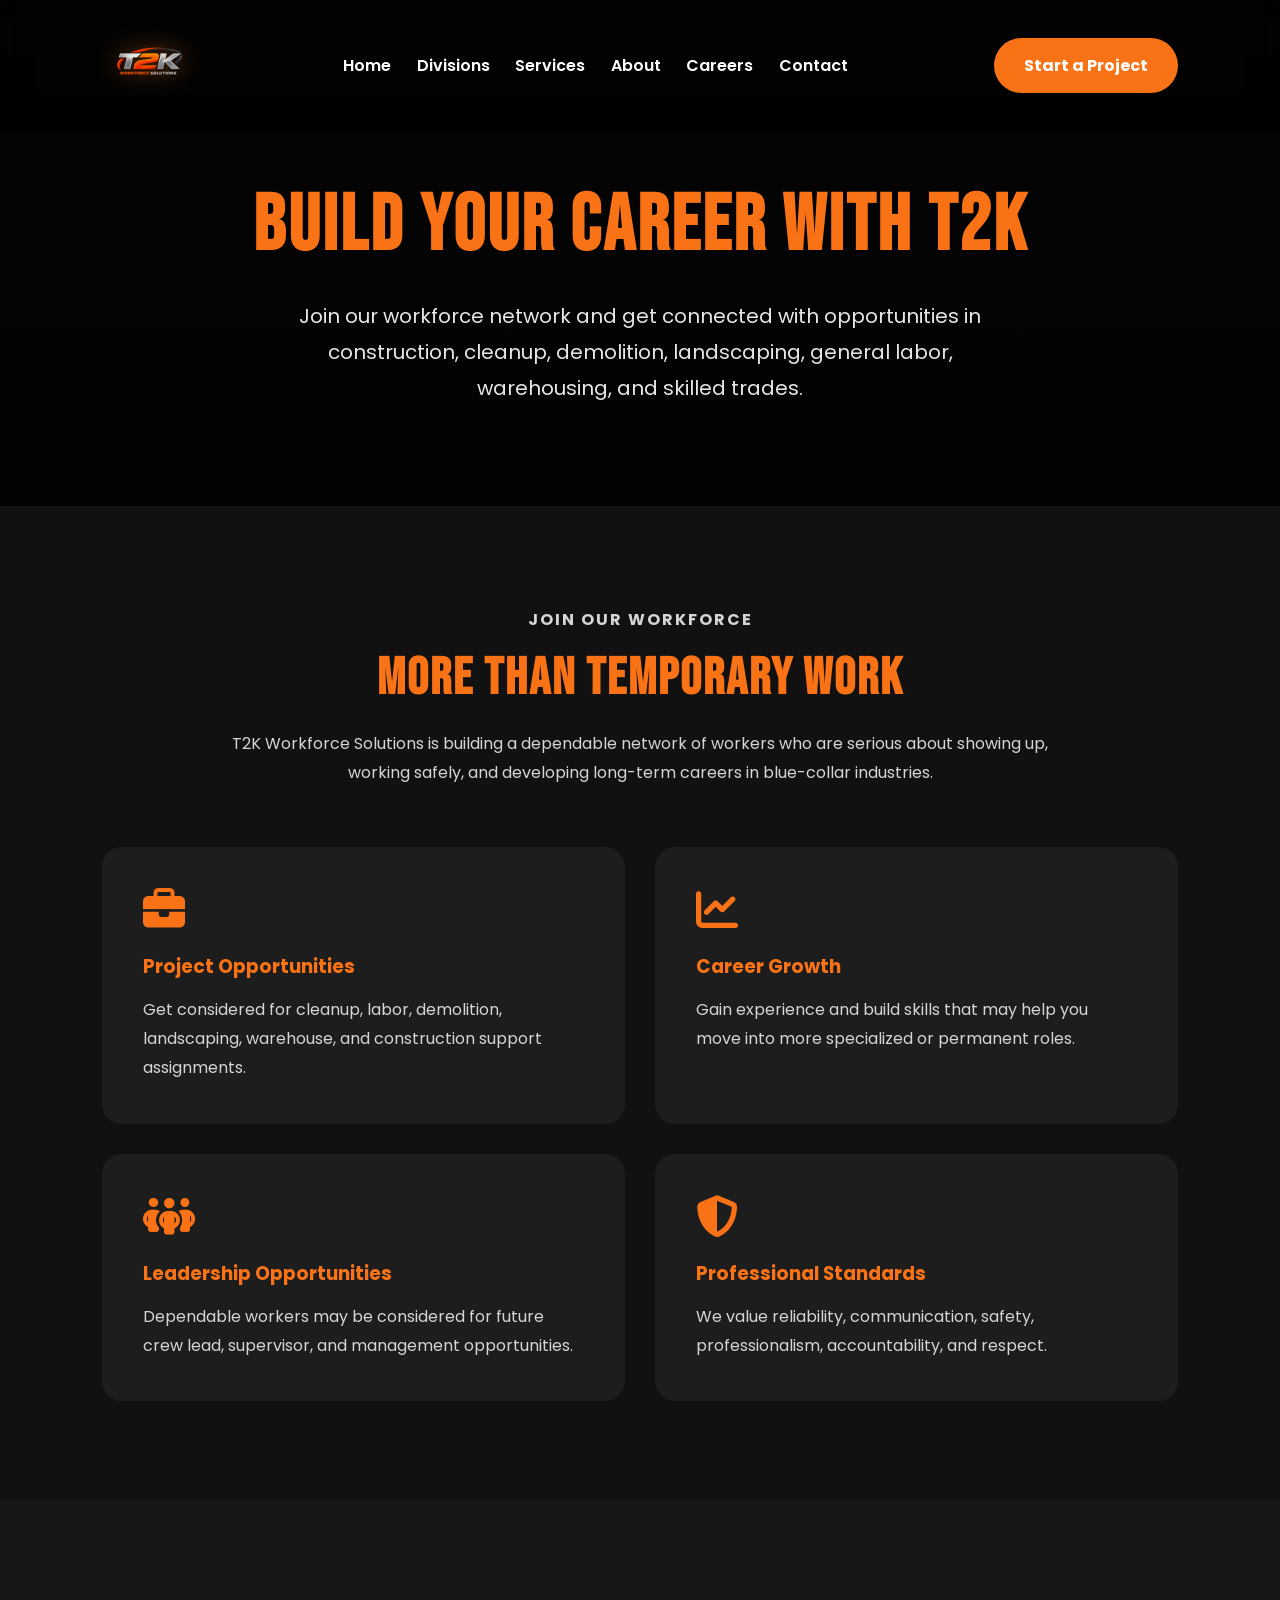
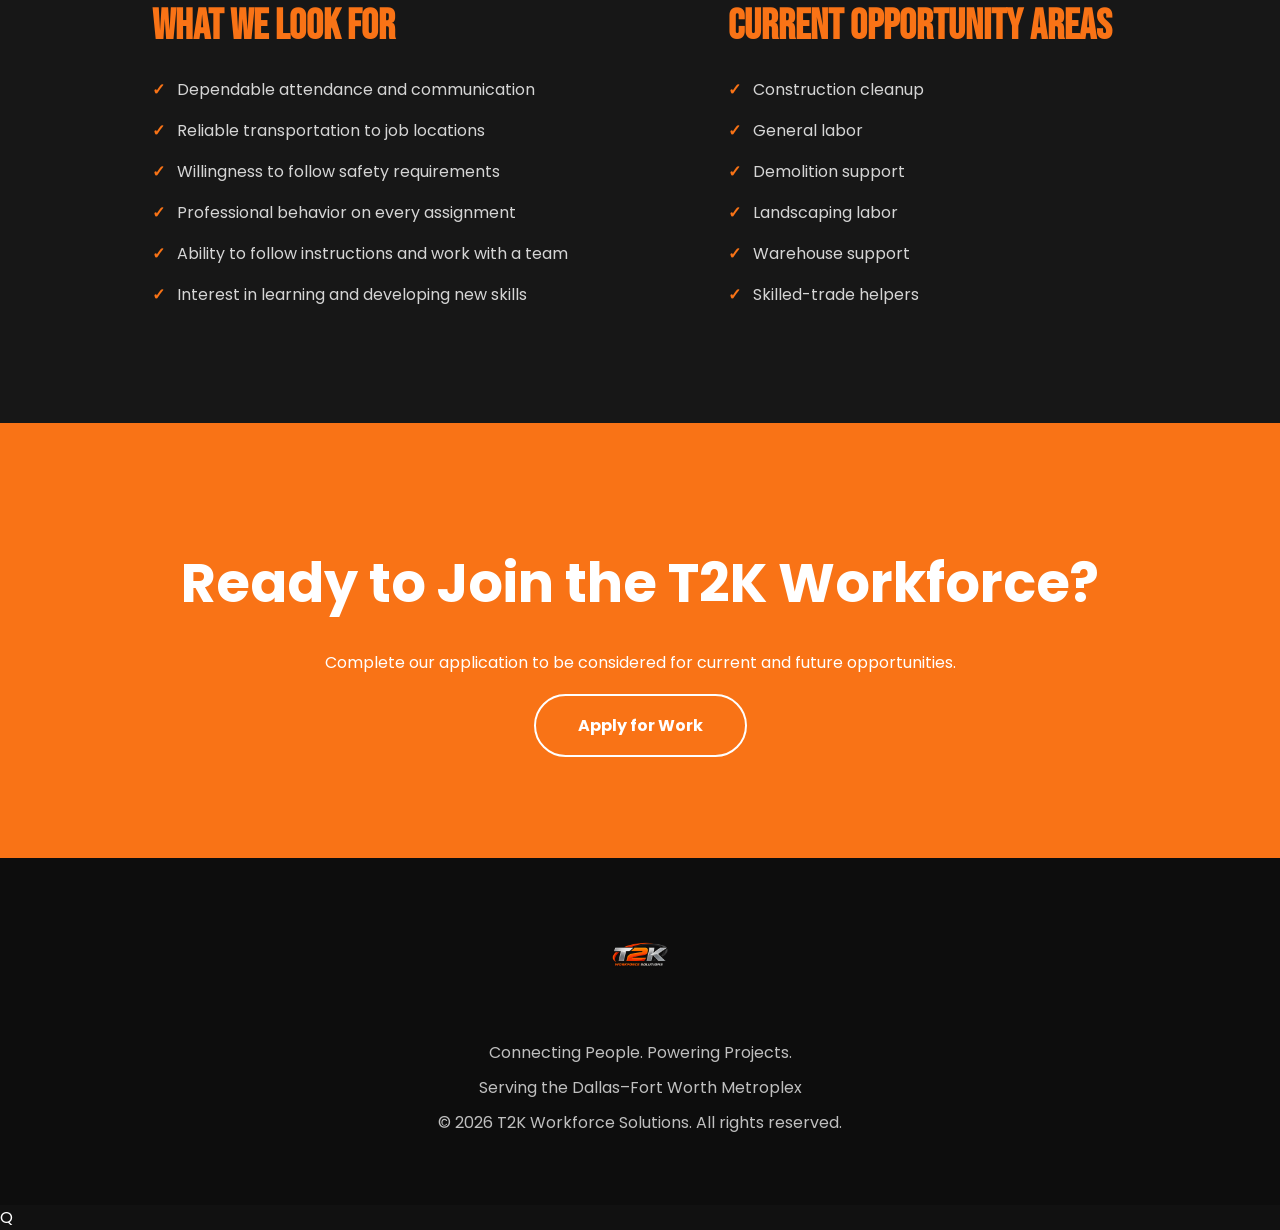
<file: careers.html>
<!DOCTYPE html>
<html lang="en">
<head>
    <meta charset="UTF-8">
    <meta name="viewport" content="width=device-width, initial-scale=1.0">

    <title>Careers | T2K Workforce Solutions</title>

    <link rel="preconnect" href="https://fonts.googleapis.com">
    <link rel="preconnect" href="https://fonts.gstatic.com" crossorigin>

    <link href="https://fonts.googleapis.com/css2?family=Poppins:wght@300;400;500;600;700&family=Bebas+Neue&display=swap" rel="stylesheet">

    <link rel="stylesheet" href="https://cdnjs.cloudflare.com/ajax/libs/font-awesome/6.5.1/css/all.min.css">

    <link rel="stylesheet" href="style.css">
</head>

<body>

<nav>
    <a href="index.html" class="logo">
        <img src="images/logo.png" alt="T2K Workforce Solutions">
    </a>

    <button class="menu-toggle" aria-label="Open navigation menu" aria-expanded="false">☰</button>

    <ul>
        <li><a href="index.html">Home</a></li>
        <li><a href="divisions.html">Divisions</a></li>
        <li><a href="services.html">Services</a></li>
        <li><a href="about.html">About</a></li>
        <li><a href="careers.html">Careers</a></li>
        <li><a href="contact.html">Contact</a></li>
<li class="mobile-project-link"><a href="request-crew.html">Start a Project</a></li>
    </ul>

    <a href="request-crew.html" class="btn-nav">Start a Project</a>
</nav>

<main>

    <section class="page-hero">
        <h1>Build Your Career With T2K</h1>

        <p>
            Join our workforce network and get connected with opportunities in
            construction, cleanup, demolition, landscaping, general labor,
            warehousing, and skilled trades.
        </p>
    </section>

    <section class="careers-section">

        <div class="careers-intro">
            <p class="eyebrow">Join Our Workforce</p>

            <h2>More Than Temporary Work</h2>

            <p>
                T2K Workforce Solutions is building a dependable network of
                workers who are serious about showing up, working safely, and
                developing long-term careers in blue-collar industries.
            </p>
        </div>


        <div class="careers-grid">

            <article class="career-card">
                <i class="fas fa-briefcase"></i>

                <h3>Project Opportunities</h3>

                <p>
                    Get considered for cleanup, labor, demolition, landscaping,
                    warehouse, and construction support assignments.
                </p>
            </article>

            <article class="career-card">
                <i class="fas fa-chart-line"></i>

                <h3>Career Growth</h3>

                <p>
                    Gain experience and build skills that may help you move into
                    more specialized or permanent roles.
                </p>
            </article>

            <article class="career-card">
                <i class="fas fa-people-group"></i>

                <h3>Leadership Opportunities</h3>

                <p>
                    Dependable workers may be considered for future crew lead,
                    supervisor, and management opportunities.
                </p>
            </article>

            <article class="career-card">
                <i class="fas fa-shield-halved"></i>

                <h3>Professional Standards</h3>

                <p>
                    We value reliability, communication, safety, professionalism,
                    accountability, and respect.
                </p>
            </article>

        </div>

    </section>

    <section class="career-expectations">

        <div class="expectations-content">

            <h2>What We Look For</h2>

            <ul>
                <li>Dependable attendance and communication</li>
                <li>Reliable transportation to job locations</li>
                <li>Willingness to follow safety requirements</li>
                <li>Professional behavior on every assignment</li>
                <li>Ability to follow instructions and work with a team</li>
                <li>Interest in learning and developing new skills</li>
            </ul>

        </div>

        <div class="expectations-content">

            <h2>Current Opportunity Areas</h2>

            <ul>
                <li>Construction cleanup</li>
                <li>General labor</li>
                <li>Demolition support</li>
                <li>Landscaping labor</li>
                <li>Warehouse support</li>
                <li>Skilled-trade helpers</li>
            </ul>

        </div>

    </section>

    <section class="cta">
        <h2>Ready to Join the T2K Workforce?</h2>

        <p>
            Complete our application to be considered for current and future opportunities.
        </p>

        <a href="apply.html" class="btn-white">Apply for Work</a>
    </section>

</main>

<footer>
    <img src="images/logo.png" alt="T2K Workforce Solutions" class="footer-logo">

    <p>Connecting People. Powering Projects.</p>
    <p>Serving the Dallas–Fort Worth Metroplex</p>
    <p>© 2026 T2K Workforce Solutions. All rights reserved.</p>
</footer>

<script src="script.js"></script>

</body>
</html>Q
</file>
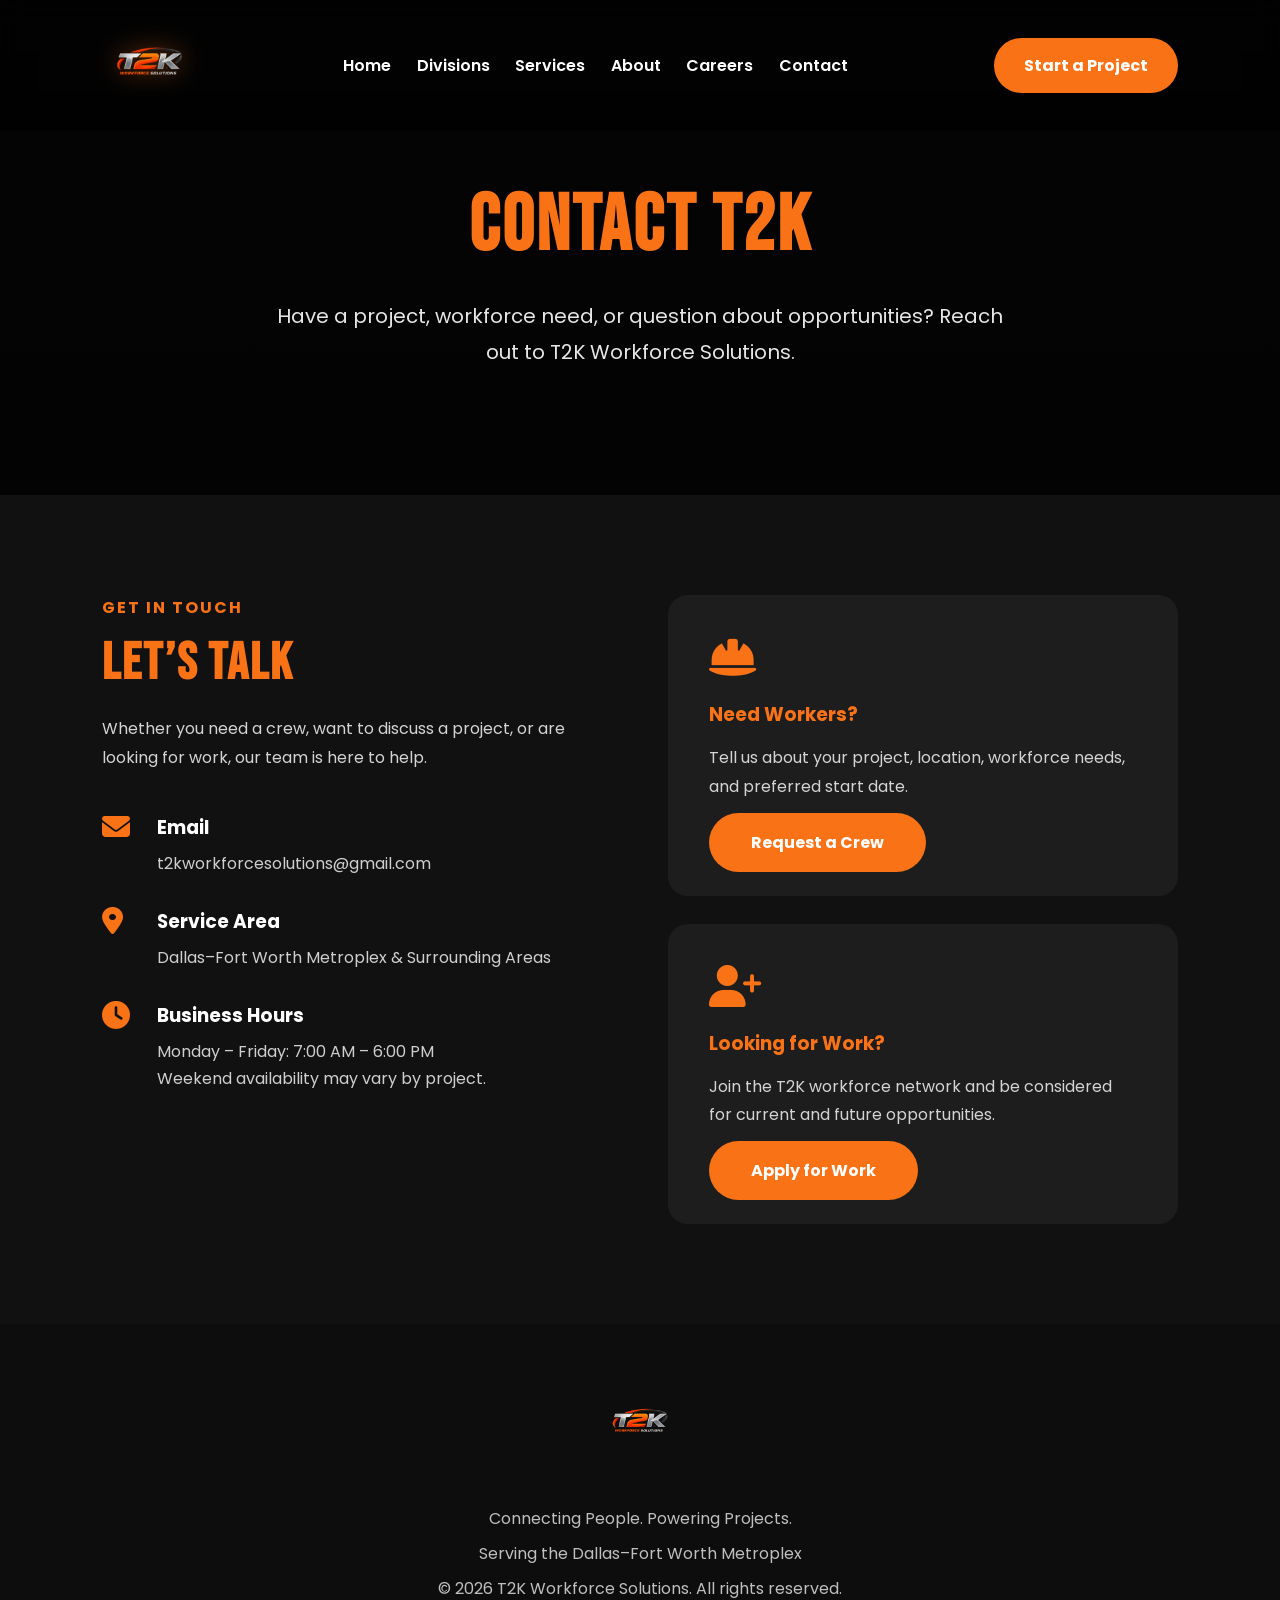
<file: contact.html>
<!DOCTYPE html>
<html lang="en">
<head>
    <meta charset="UTF-8">
    <meta name="viewport" content="width=device-width, initial-scale=1.0">

    <title>Contact | T2K Workforce Solutions</title>

    <link rel="preconnect" href="https://fonts.googleapis.com">
    <link rel="preconnect" href="https://fonts.gstatic.com" crossorigin>

    <link href="https://fonts.googleapis.com/css2?family=Poppins:wght@300;400;500;600;700&family=Bebas+Neue&display=swap" rel="stylesheet">

    <link rel="stylesheet" href="https://cdnjs.cloudflare.com/ajax/libs/font-awesome/6.5.1/css/all.min.css">

    <link rel="stylesheet" href="style.css">
</head>

<body>

<nav>
    <a href="index.html" class="logo">
        <img src="images/logo.png" alt="T2K Workforce Solutions">
    </a>

    <button class="menu-toggle" aria-label="Open navigation menu" aria-expanded="false">☰</button>

    <ul>
        <li><a href="index.html">Home</a></li>
        <li><a href="divisions.html">Divisions</a></li>
        <li><a href="services.html">Services</a></li>
        <li><a href="about.html">About</a></li>
        <li><a href="careers.html">Careers</a></li>
        <li><a href="contact.html">Contact</a></li>
<li class="mobile-project-link"><a href="request-crew.html">Start a Project</a></li>
    </ul>

    <a href="request-crew.html" class="btn-nav">Start a Project</a>
</nav>

<main>

    <section class="page-hero">
        <h1>Contact T2K</h1>

        <p>
            Have a project, workforce need, or question about opportunities?
            Reach out to T2K Workforce Solutions.
        </p>
    </section>

    <section class="contact-section">

        <div class="contact-grid">

            <div class="contact-info">

                <p class="eyebrow">Get In Touch</p>

                <h2>Let’s Talk</h2>

                <p class="contact-description">
                    Whether you need a crew, want to discuss a project,
                    or are looking for work, our team is here to help.
                </p>

                <div class="contact-item">
                    <i class="fas fa-envelope"></i>

                    <div>
                        <h3>Email</h3>
                        <a href="mailto:t2kworkforcesolutions@gmail.com">
                            t2kworkforcesolutions@gmail.com
                        </a>
                    </div>

                </div>

                <div class="contact-item">
                    <i class="fas fa-location-dot"></i>

                    <div>
                        <h3>Service Area</h3>
                        <p>Dallas–Fort Worth Metroplex & Surrounding Areas</p>
                    </div>
                </div>

                <div class="contact-item">
                    <i class="fas fa-clock"></i>

                    <div>
                        <h3>Business Hours</h3>
                        <p>Monday – Friday: 7:00 AM – 6:00 PM</p>
                        <p>Weekend availability may vary by project.</p>
                    </div>
                </div>

            </div>

            <div class="contact-actions">

                <div class="contact-action-card">

                    <i class="fas fa-helmet-safety"></i>

                    <h3>Need Workers?</h3>

                    <p>
                        Tell us about your project, location,
                        workforce needs, and preferred start date.
                    </p>

                    <a href="request-crew.html" class="btn-orange">
                        Request a Crew
                    </a>

                </div>

                <div class="contact-action-card">

                    <i class="fas fa-user-plus"></i>

                    <h3>Looking for Work?</h3>

                    <p>
                        Join the T2K workforce network and be considered
                        for current and future opportunities.
                    </p>

                    <a href="apply.html" class="btn-orange">
                        Apply for Work
                    </a>

                </div>

            </div>

        </div>

    </section>

</main>

<footer>
    <img src="images/logo.png" alt="T2K Workforce Solutions" class="footer-logo">

    <p>Connecting People. Powering Projects.</p>
    <p>Serving the Dallas–Fort Worth Metroplex</p>
    <p>© 2026 T2K Workforce Solutions. All rights reserved.</p>
</footer>

<script src="script.js"></script>

</body>
</html>
</file>
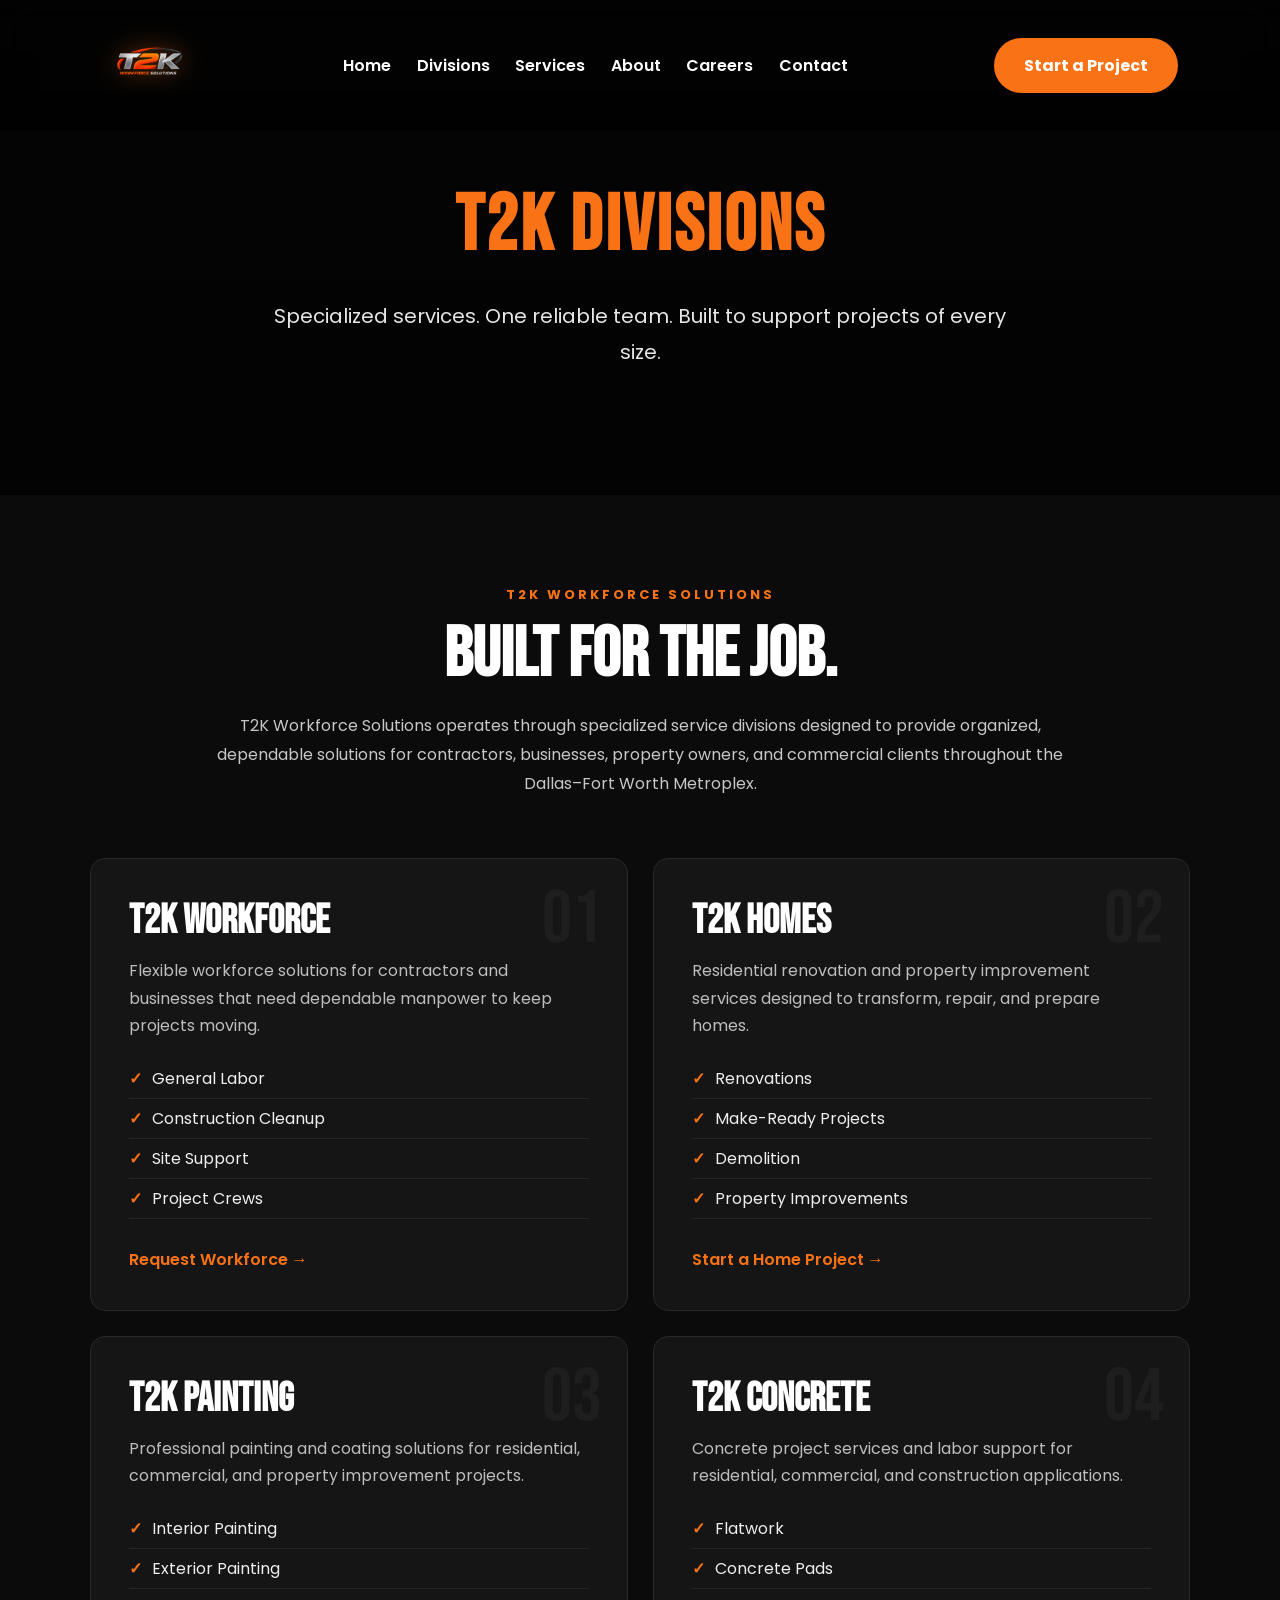
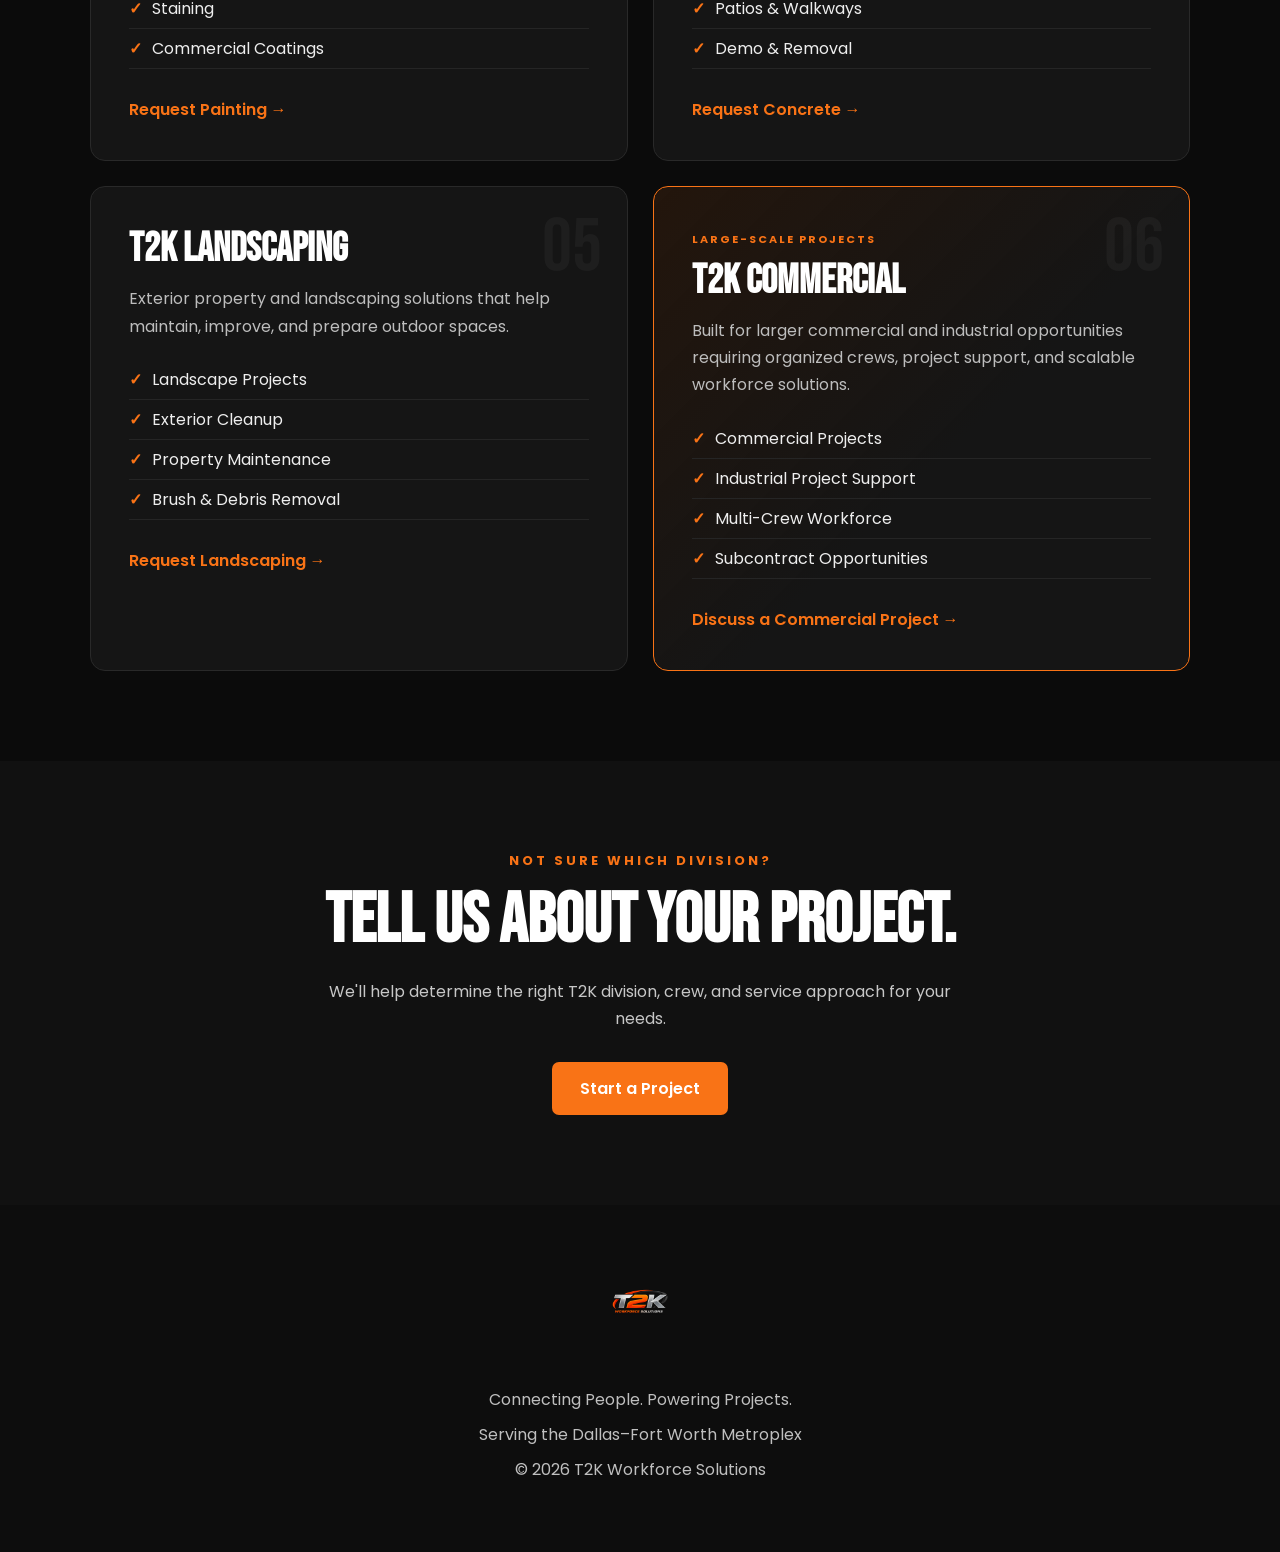
<file: divisions.html>
<!DOCTYPE html>
<html lang="en">

<head>
<meta charset="UTF-8">
<meta name="viewport" content="width=device-width, initial-scale=1.0">

<title>Divisions | T2K Workforce Solutions</title>

<link rel="preconnect" href="https://fonts.googleapis.com">
<link rel="preconnect" href="https://fonts.gstatic.com" crossorigin>

<link href="https://fonts.googleapis.com/css2?family=Poppins:wght@300;400;500;600;700&family=Bebas+Neue&display=swap" rel="stylesheet">

<link rel="stylesheet" href="style.css">
</head>

<body>

<nav>
    <a href="index.html" class="logo">
        <img src="images/logo.png" alt="T2K Workforce Solutions">
    </a>

    <button class="menu-toggle" aria-label="Open navigation menu" aria-expanded="false">☰</button>

    <ul>
        <li><a href="index.html">Home</a></li>
        <li><a href="divisions.html">Divisions</a></li>
        <li><a href="services.html">Services</a></li>
        <li><a href="about.html">About</a></li>
        <li><a href="careers.html">Careers</a></li>
        <li><a href="contact.html">Contact</a></li>
<li class="mobile-project-link"><a href="request-crew.html">Start a Project</a></li>
    </ul>

    <a href="request-crew.html" class="btn-nav">Start a Project</a>
</nav>


<section class="page-hero">

<h1>T2K Divisions</h1>

<p>
Specialized services. One reliable team. Built to support projects of every size.
</p>

</section>


<section class="divisions-section">

<div class="divisions-intro">

<p class="division-eyebrow">T2K WORKFORCE SOLUTIONS</p>

<h2>Built for the Job.</h2>

<p>
T2K Workforce Solutions operates through specialized service divisions designed to provide organized, dependable solutions for contractors, businesses, property owners, and commercial clients throughout the Dallas–Fort Worth Metroplex.
</p>

</div>


<div class="divisions-grid">


<!-- WORKFORCE -->

<div class="division-card">

<span class="division-number">01</span>

<h2>T2K Workforce</h2>

<p>
Flexible workforce solutions for contractors and businesses that need dependable manpower to keep projects moving.
</p>

<ul>
<li>General Labor</li>
<li>Construction Cleanup</li>
<li>Site Support</li>
<li>Project Crews</li>
</ul>

<a href="request-crew.html?division=workforce" class="division-button">
Request Workforce →
</a>

</div>


<!-- HOMES -->

<div class="division-card">

<span class="division-number">02</span>

<h2>T2K Homes</h2>

<p>
Residential renovation and property improvement services designed to transform, repair, and prepare homes.
</p>

<ul>
<li>Renovations</li>
<li>Make-Ready Projects</li>
<li>Demolition</li>
<li>Property Improvements</li>
</ul>

<a href="request-crew.html?division=homes" class="division-button">
Start a Home Project →
</a>

</div>


<!-- PAINTING -->

<div class="division-card">

<span class="division-number">03</span>

<h2>T2K Painting</h2>

<p>
Professional painting and coating solutions for residential, commercial, and property improvement projects.
</p>

<ul>
<li>Interior Painting</li>
<li>Exterior Painting</li>
<li>Staining</li>
<li>Commercial Coatings</li>
</ul>

<a href="request-crew.html?division=painting" class="division-button">
Request Painting →
</a>

</div>


<!-- CONCRETE -->

<div class="division-card">

<span class="division-number">04</span>

<h2>T2K Concrete</h2>

<p>
Concrete project services and labor support for residential, commercial, and construction applications.
</p>

<ul>
<li>Flatwork</li>
<li>Concrete Pads</li>
<li>Patios & Walkways</li>
<li>Demo & Removal</li>
</ul>

<a href="request-crew.html?division=concrete" class="division-button">
Request Concrete →
</a>

</div>


<!-- LANDSCAPING -->

<div class="division-card">

<span class="division-number">05</span>

<h2>T2K Landscaping</h2>

<p>
Exterior property and landscaping solutions that help maintain, improve, and prepare outdoor spaces.
</p>

<ul>
<li>Landscape Projects</li>
<li>Exterior Cleanup</li>
<li>Property Maintenance</li>
<li>Brush & Debris Removal</li>
</ul>

<a href="request-crew.html?division=landscaping" class="division-button">
Request Landscaping →
</a>

</div>


<!-- COMMERCIAL -->

<div class="division-card division-commercial">

<span class="division-number">06</span>

<p class="commercial-label">LARGE-SCALE PROJECTS</p>

<h2>T2K Commercial</h2>

<p>
Built for larger commercial and industrial opportunities requiring organized crews, project support, and scalable workforce solutions.
</p>

<ul>
<li>Commercial Projects</li>
<li>Industrial Project Support</li>
<li>Multi-Crew Workforce</li>
<li>Subcontract Opportunities</li>
</ul>

<a href="request-crew.html?division=commercial" class="division-button">
Discuss a Commercial Project →
</a>

</div>


</div>

</section>


<section class="divisions-cta">

<p class="division-eyebrow">NOT SURE WHICH DIVISION?</p>

<h2>Tell Us About Your Project.</h2>

<p>
We'll help determine the right T2K division, crew, and service approach for your needs.
</p>

<a href="request-crew.html?division=unsure" class="founder-button">
Start a Project
</a>

</section>


<footer>

<img src="images/logo.png" alt="T2K Workforce Solutions" class="footer-logo">

<p>Connecting People. Powering Projects.</p>

<p>Serving the Dallas–Fort Worth Metroplex</p>

<p>© 2026 T2K Workforce Solutions</p>

</footer>

<script src="script.js"></script>

</body>
</html>
</file>
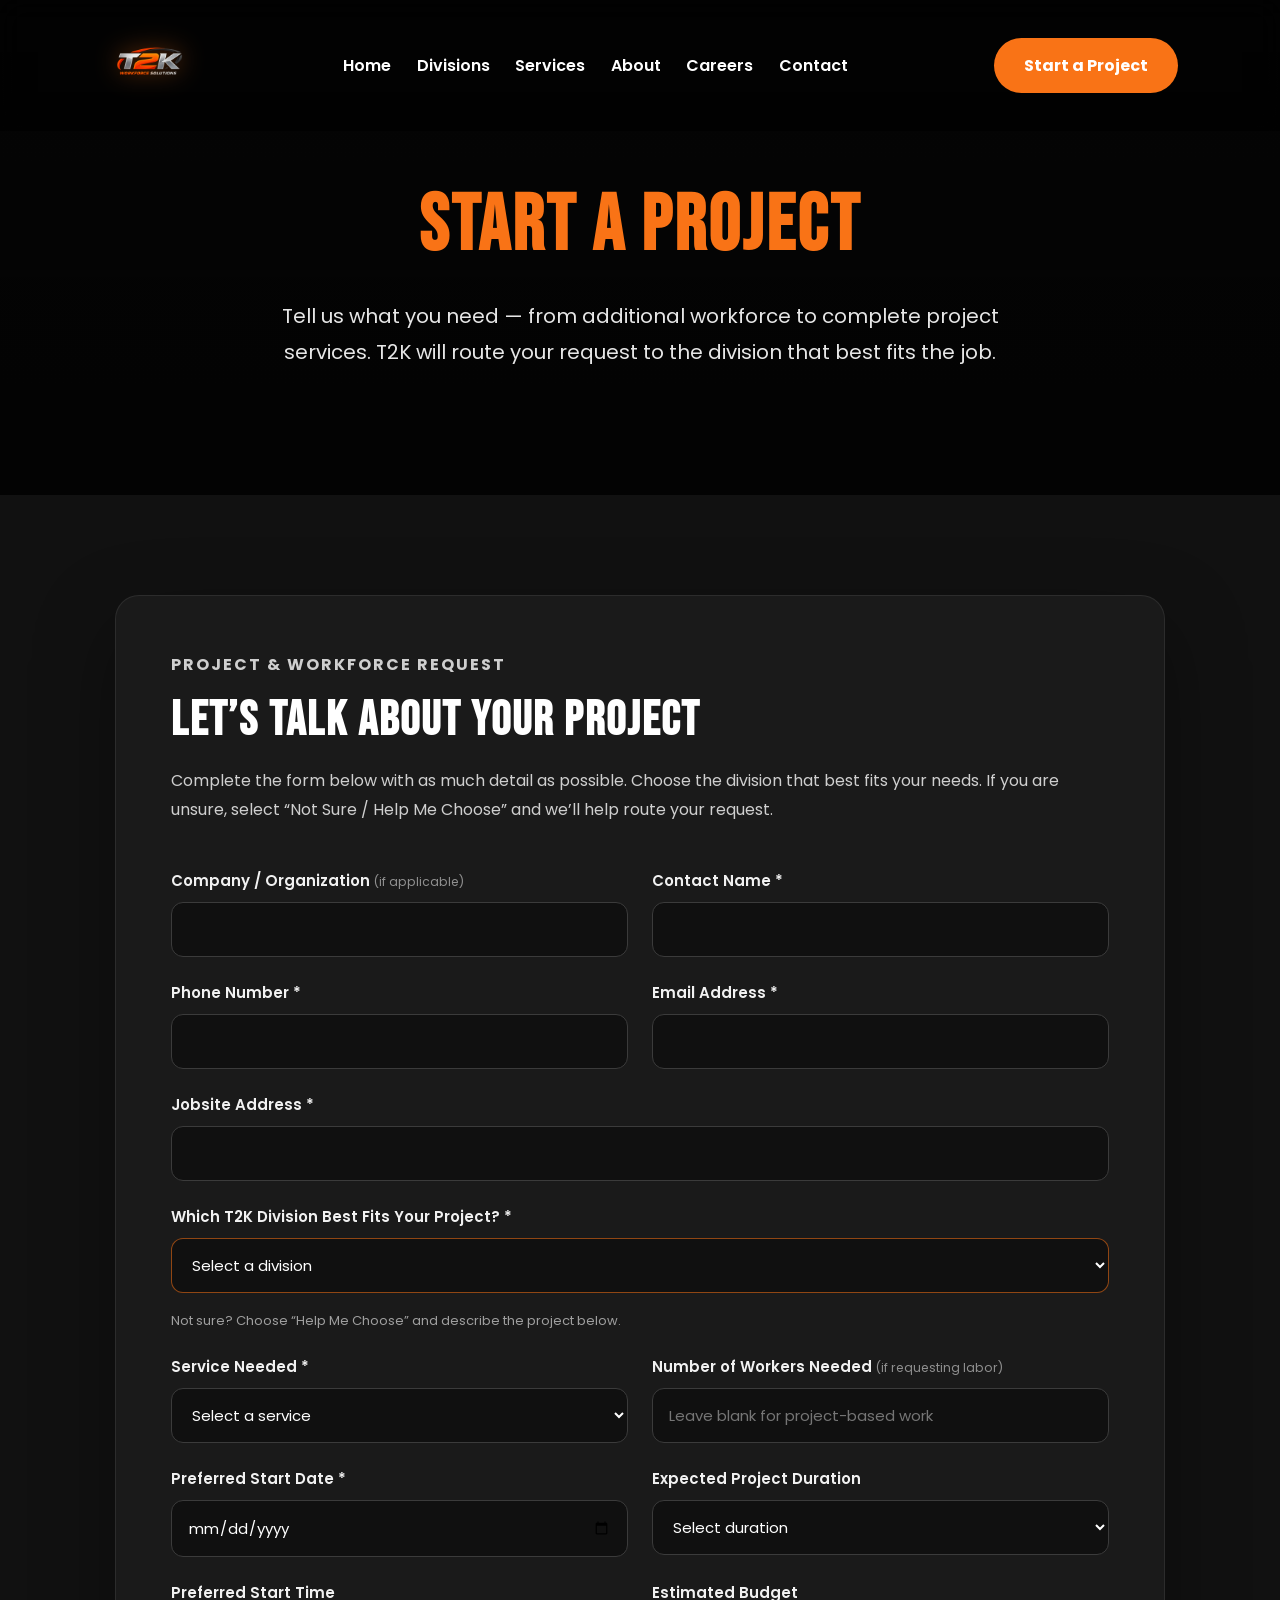
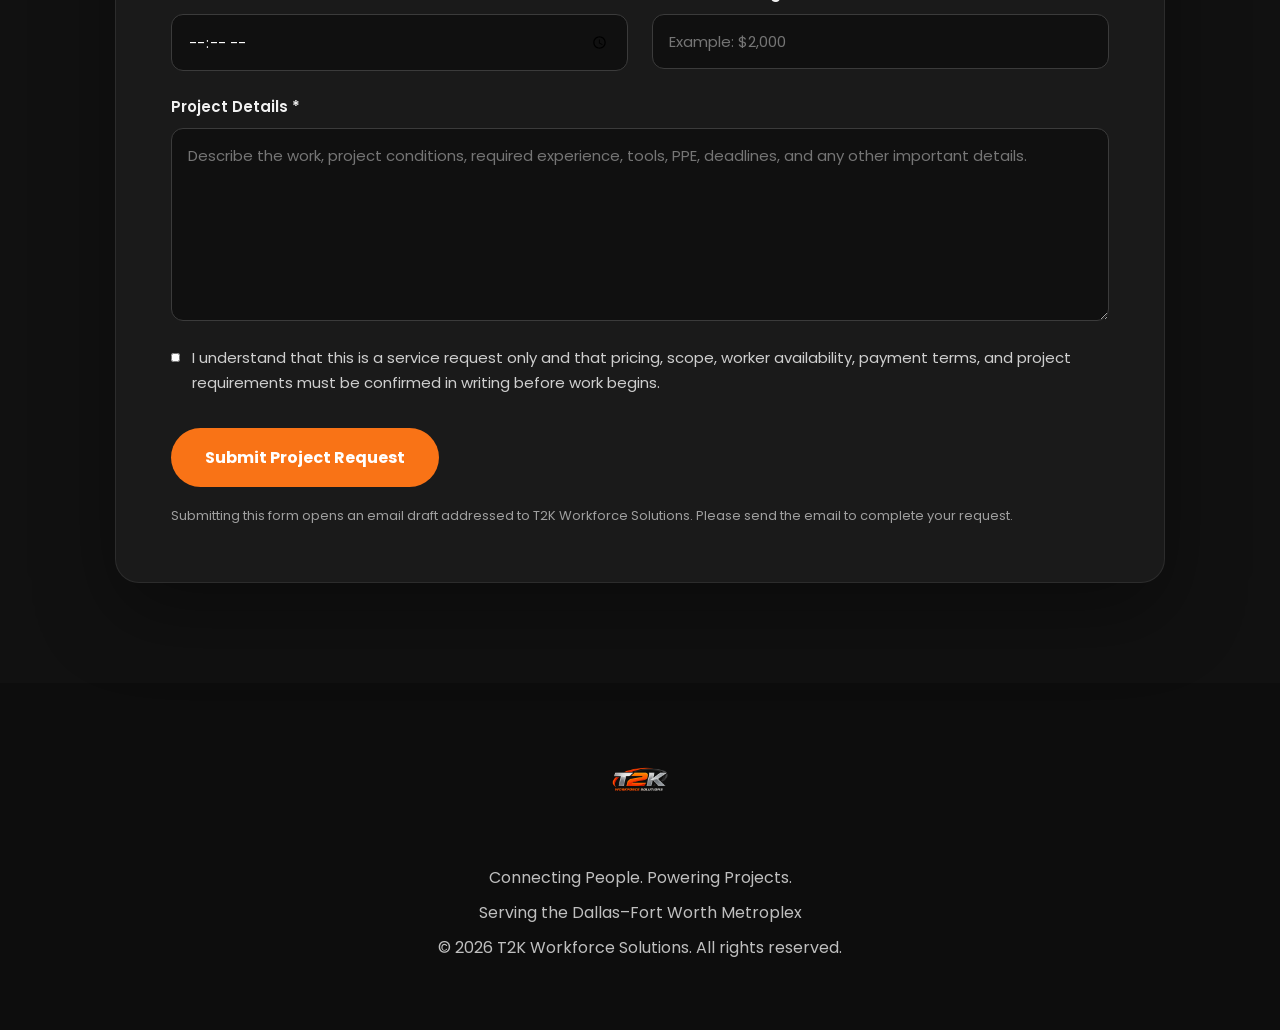
<file: request-crew.html>
<!DOCTYPE html>
<html lang="en">
<head>
    <meta charset="UTF-8">
    <meta name="viewport" content="width=device-width, initial-scale=1.0">

    <title>Start a Project | T2K Workforce Solutions</title>

    <link rel="preconnect" href="https://fonts.googleapis.com">
    <link rel="preconnect" href="https://fonts.gstatic.com" crossorigin>

    <link href="https://fonts.googleapis.com/css2?family=Poppins:wght@300;400;500;600;700&family=Bebas+Neue&display=swap" rel="stylesheet">

    <link rel="stylesheet" href="style.css">
</head>

<body>

<nav>
    <a href="index.html" class="logo">
        <img src="images/logo.png" alt="T2K Workforce Solutions">
    </a>

    <button class="menu-toggle" aria-label="Open navigation menu" aria-expanded="false">☰</button>

    <ul>
        <li><a href="index.html">Home</a></li>
        <li><a href="divisions.html">Divisions</a></li>
        <li><a href="services.html">Services</a></li>
        <li><a href="about.html">About</a></li>
        <li><a href="careers.html">Careers</a></li>
        <li><a href="contact.html">Contact</a></li>
<li class="mobile-project-link"><a href="request-crew.html">Start a Project</a></li>
    </ul>

    <a href="request-crew.html" class="btn-nav">Start a Project</a>
</nav>

<main>

    <section class="page-hero">
        <h1>Start a Project</h1>

        <p>
            Tell us what you need — from additional workforce to complete project services.
            T2K will route your request to the division that best fits the job.
        </p>
    </section>

    <section class="form-section">

        <div class="form-container">

            <div class="form-intro">
                <p class="eyebrow">Project & Workforce Request</p>

                <h2>Let’s Talk About Your Project</h2>

                <p>
                    Complete the form below with as much detail as possible.
                    Choose the division that best fits your needs. If you are unsure, select
                    “Not Sure / Help Me Choose” and we’ll help route your request.
                </p>
            </div>


            <form id="crewRequestForm">

                <div class="form-grid">

                    <div class="form-group">
                        <label for="companyName">Company / Organization <span class="optional-label">(if applicable)</span></label>
                        <input type="text" id="companyName" name="companyName">
                    </div>

                    <div class="form-group">
                        <label for="contactName">Contact Name *</label>
                        <input type="text" id="contactName" name="contactName" required>
                    </div>

                    <div class="form-group">
                        <label for="phone">Phone Number *</label>
                        <input type="tel" id="phone" name="phone" required>
                    </div>

                    <div class="form-group">
                        <label for="email">Email Address *</label>
                        <input type="email" id="email" name="email" required>
                    </div>

                    <div class="form-group form-group-full">
                        <label for="jobAddress">Jobsite Address *</label>
                        <input type="text" id="jobAddress" name="jobAddress" required>
                    </div>

                    <div class="form-group form-group-full division-select-group">
                        <label for="division">Which T2K Division Best Fits Your Project? *</label>
                        <select id="division" name="division" required>
                            <option value="">Select a division</option>
                            <option value="workforce">T2K Workforce — Labor & Crew Support</option>
                            <option value="homes">T2K Homes — Renovation & Property Improvement</option>
                            <option value="painting">T2K Painting — Interior, Exterior & Coatings</option>
                            <option value="concrete">T2K Concrete — Concrete Projects & Support</option>
                            <option value="landscaping">T2K Landscaping — Exterior & Landscape Services</option>
                            <option value="commercial">T2K Commercial — Large-Scale & Industrial Projects</option>
                            <option value="unsure">Not Sure / Help Me Choose</option>
                        </select>
                        <p class="field-help">Not sure? Choose “Help Me Choose” and describe the project below.</p>
                    </div>

                    <div class="form-group">
                        <label for="serviceType">Service Needed *</label>

                        <select id="serviceType" name="serviceType" required>
                            <option value="">Select a service</option>
                            <option>Construction Cleanup</option>
                            <option>General Labor</option>
                            <option>Demolition Support</option>
                            <option>Landscaping Labor</option>
                            <option>Debris Removal Support</option>
                            <option>Workforce Placement</option>
                            <option>Other</option>
                        </select>
                    </div>

                    <div class="form-group">
                        <label for="workerCount">Number of Workers Needed <span class="optional-label">(if requesting labor)</span></label>
                        <input type="number" id="workerCount" name="workerCount" min="1" placeholder="Leave blank for project-based work">
                    </div>

                    <div class="form-group">
                        <label for="startDate">Preferred Start Date *</label>
                        <input type="date" id="startDate" name="startDate" required>
                    </div>

                    <div class="form-group">
                        <label for="duration">Expected Project Duration</label>

                        <select id="duration" name="duration">
                            <option value="">Select duration</option>
                            <option>One Day</option>
                            <option>2–3 Days</option>
                            <option>One Week</option>
                            <option>2–4 Weeks</option>
                            <option>Ongoing</option>
                            <option>Not Sure Yet</option>
                        </select>
                    </div>

                    <div class="form-group">
                        <label for="startTime">Preferred Start Time</label>
                        <input type="time" id="startTime" name="startTime">
                    </div>

                    <div class="form-group">
                        <label for="budget">Estimated Budget</label>
                        <input type="text" id="budget" name="budget" placeholder="Example: $2,000">
                    </div>

                    <div class="form-group form-group-full">
                        <label for="projectDetails">Project Details *</label>

                        <textarea
                            id="projectDetails"
                            name="projectDetails"
                            rows="7"
                            placeholder="Describe the work, project conditions, required experience, tools, PPE, deadlines, and any other important details."
                            required
                        ></textarea>
                    </div>

                    <div class="form-group form-group-full checkbox-group">
                        <label>
                            <input type="checkbox" id="terms" required>

                            I understand that this is a service request only and
                            that pricing, scope, worker availability, payment
                            terms, and project requirements must be confirmed in
                            writing before work begins.
                        </label>
                    </div>

                </div>

                <button type="submit" class="form-submit-button">
                    Submit Project Request
                </button>

                <p class="form-note">
                    Submitting this form opens an email draft addressed to T2K Workforce Solutions.
                    Please send the email to complete your request.
                </p>

            </form>

        </div>

    </section>

</main>

<footer>
    <img src="images/logo.png" alt="T2K Workforce Solutions" class="footer-logo">

    <p>Connecting People. Powering Projects.</p>

    <p>Serving the Dallas–Fort Worth Metroplex</p>

    <p>© 2026 T2K Workforce Solutions. All rights reserved.</p>
</footer>

<script src="script.js"></script>

</body>
</html>
</file>
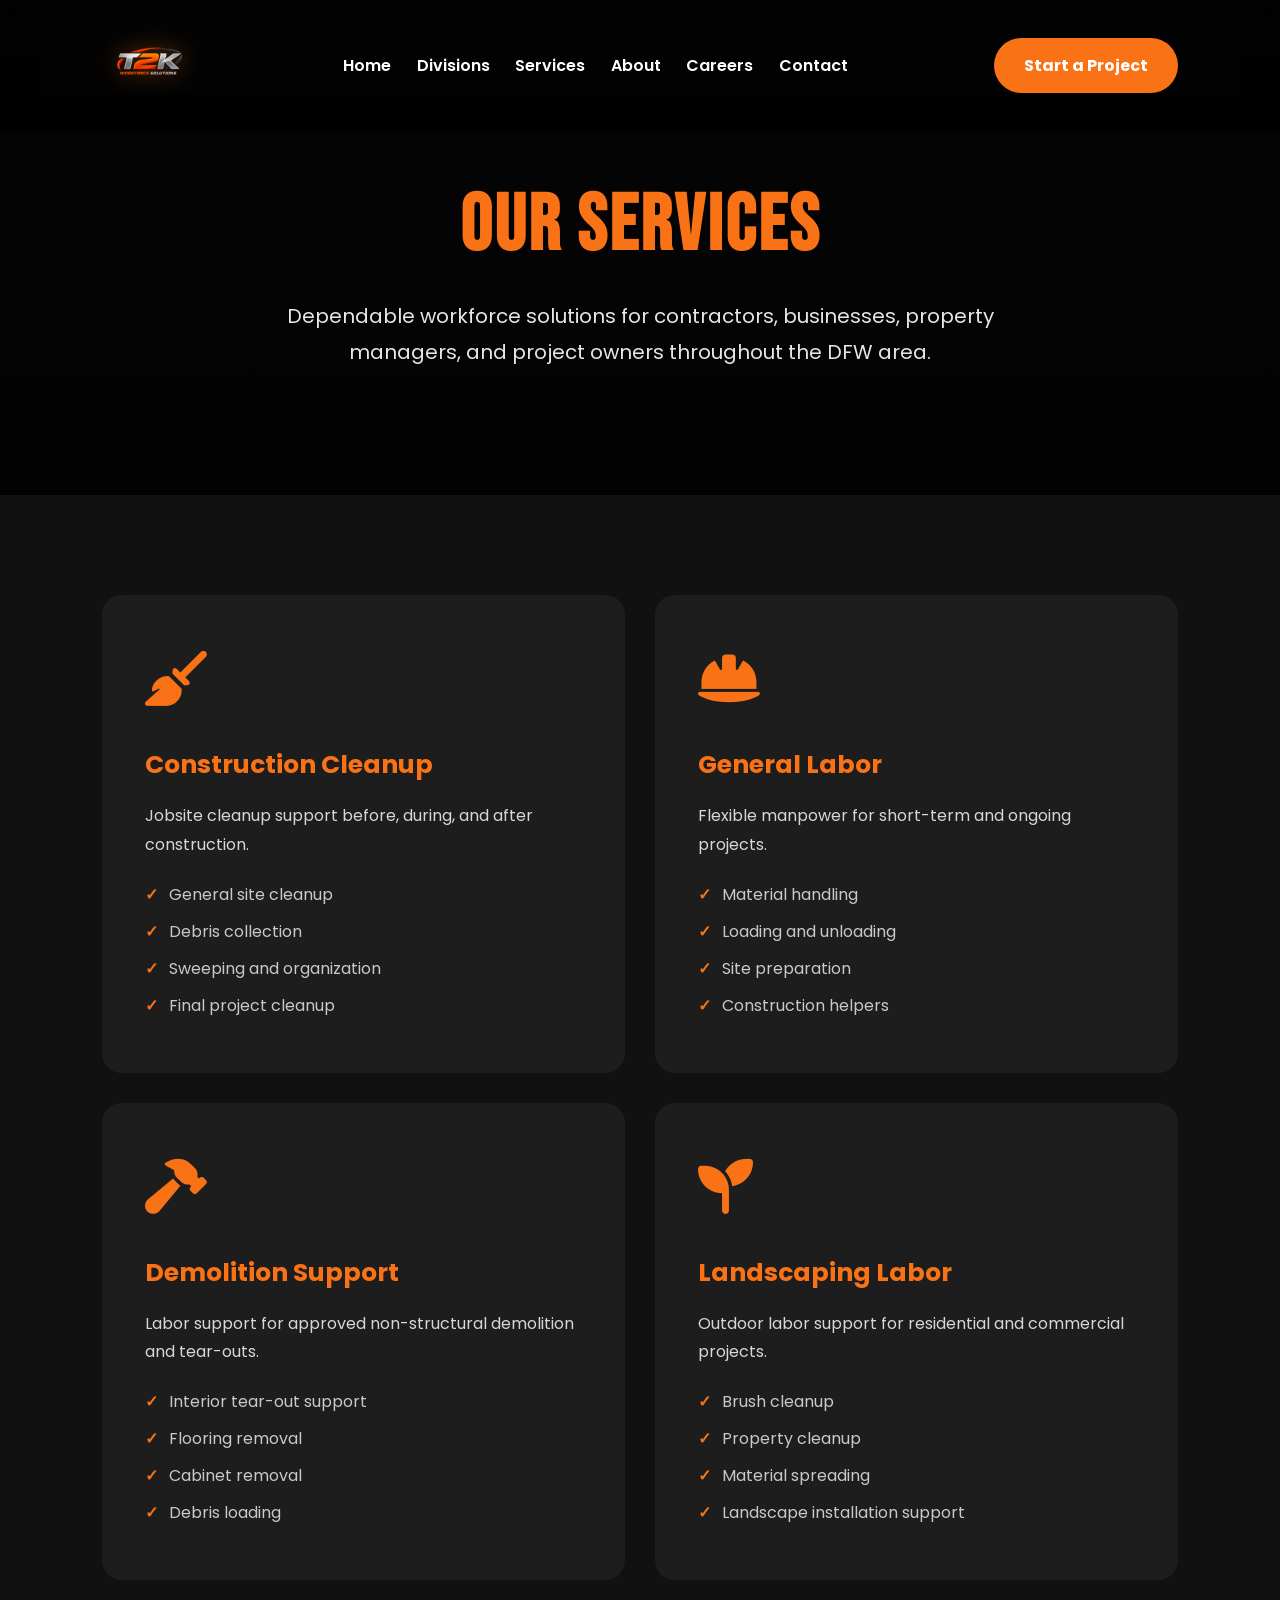
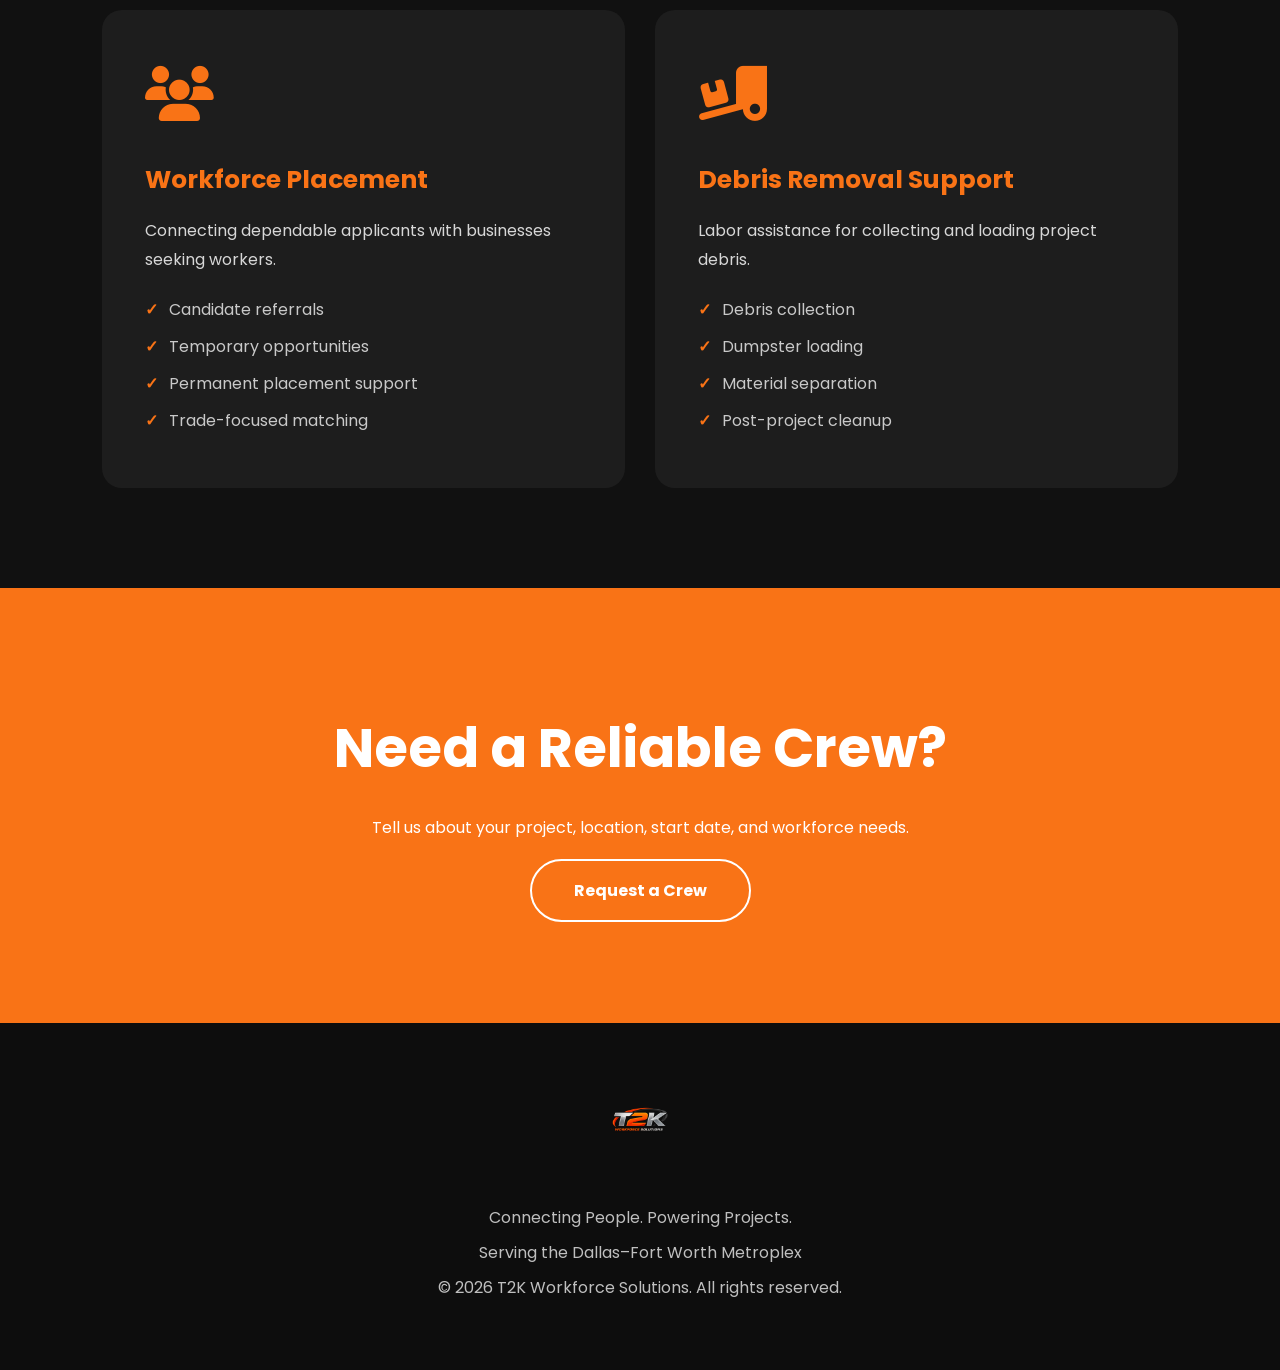
<file: services.html>
<!DOCTYPE html>
<html lang="en">
<head>
    <meta charset="UTF-8">
    <meta name="viewport" content="width=device-width, initial-scale=1.0">

    <title>Services | T2K Workforce Solutions</title>

    <link rel="preconnect" href="https://fonts.googleapis.com">
    <link rel="preconnect" href="https://fonts.gstatic.com" crossorigin>

    <link href="https://fonts.googleapis.com/css2?family=Poppins:wght@300;400;500;600;700&family=Bebas+Neue&display=swap" rel="stylesheet">

    <link rel="stylesheet" href="https://cdnjs.cloudflare.com/ajax/libs/font-awesome/6.5.1/css/all.min.css">

    <link rel="stylesheet" href="style.css">
</head>

<body>

<nav>
    <a href="index.html" class="logo">
        <img src="images/logo.png" alt="T2K Workforce Solutions">
    </a>

    <button class="menu-toggle" aria-label="Open navigation menu" aria-expanded="false">☰</button>

    <ul>
        <li><a href="index.html">Home</a></li>
        <li><a href="divisions.html">Divisions</a></li>
        <li><a href="services.html">Services</a></li>
        <li><a href="about.html">About</a></li>
        <li><a href="careers.html">Careers</a></li>
        <li><a href="contact.html">Contact</a></li>
<li class="mobile-project-link"><a href="request-crew.html">Start a Project</a></li>
    </ul>

    <a href="request-crew.html" class="btn-nav">Start a Project</a>
</nav>

<main>

    <section class="page-hero">
        <h1>Our Services</h1>

        <p>
            Dependable workforce solutions for contractors, businesses,
            property managers, and project owners throughout the DFW area.
        </p>
    </section>

    <section class="services-page">

        <div class="services-page-grid">

            <article class="service-detail-card">
                <div class="icon">
                    <i class="fas fa-broom"></i>
                </div>


                <h2>Construction Cleanup</h2>

                <p>
                    Jobsite cleanup support before, during, and after construction.
                </p>

                <ul>
                    <li>General site cleanup</li>
                    <li>Debris collection</li>
                    <li>Sweeping and organization</li>
                    <li>Final project cleanup</li>
                </ul>
            </article>

            <article class="service-detail-card">
                <div class="icon">
                    <i class="fas fa-helmet-safety"></i>
                </div>

                <h2>General Labor</h2>

                <p>
                    Flexible manpower for short-term and ongoing projects.
                </p>

                <ul>
                    <li>Material handling</li>
                    <li>Loading and unloading</li>
                    <li>Site preparation</li>
                    <li>Construction helpers</li>
                </ul>
            </article>

            <article class="service-detail-card">
                <div class="icon">
                    <i class="fas fa-hammer"></i>
                </div>

                <h2>Demolition Support</h2>

                <p>
                    Labor support for approved non-structural demolition and tear-outs.
                </p>

                <ul>
                    <li>Interior tear-out support</li>
                    <li>Flooring removal</li>
                    <li>Cabinet removal</li>
                    <li>Debris loading</li>
                </ul>
            </article>

            <article class="service-detail-card">
                <div class="icon">
                    <i class="fas fa-seedling"></i>
                </div>

                <h2>Landscaping Labor</h2>

                <p>
                    Outdoor labor support for residential and commercial projects.
                </p>

                <ul>
                    <li>Brush cleanup</li>
                    <li>Property cleanup</li>
                    <li>Material spreading</li>
                    <li>Landscape installation support</li>
                </ul>
            </article>

            <article class="service-detail-card">
                <div class="icon">
                    <i class="fas fa-users"></i>
                </div>

                <h2>Workforce Placement</h2>

                <p>
                    Connecting dependable applicants with businesses seeking workers.
                </p>

                <ul>
                    <li>Candidate referrals</li>
                    <li>Temporary opportunities</li>
                    <li>Permanent placement support</li>
                    <li>Trade-focused matching</li>
                </ul>
            </article>

            <article class="service-detail-card">
                <div class="icon">
                    <i class="fas fa-truck-ramp-box"></i>
                </div>

                <h2>Debris Removal Support</h2>

                <p>
                    Labor assistance for collecting and loading project debris.
                </p>

                <ul>
                    <li>Debris collection</li>
                    <li>Dumpster loading</li>
                    <li>Material separation</li>
                    <li>Post-project cleanup</li>
                </ul>
            </article>

        </div>

    </section>

    <section class="cta">
        <h2>Need a Reliable Crew?</h2>

        <p>
            Tell us about your project, location, start date, and workforce needs.
        </p>

        <a href="request-crew.html" class="btn-white">Request a Crew</a>
    </section>

</main>

<footer>
    <img src="images/logo.png" alt="T2K Workforce Solutions" class="footer-logo">

    <p>Connecting People. Powering Projects.</p>
    <p>Serving the Dallas–Fort Worth Metroplex</p>
    <p>© 2026 T2K Workforce Solutions. All rights reserved.</p>
</footer>

<script src="script.js"></script>

</body>
</html>
</file>
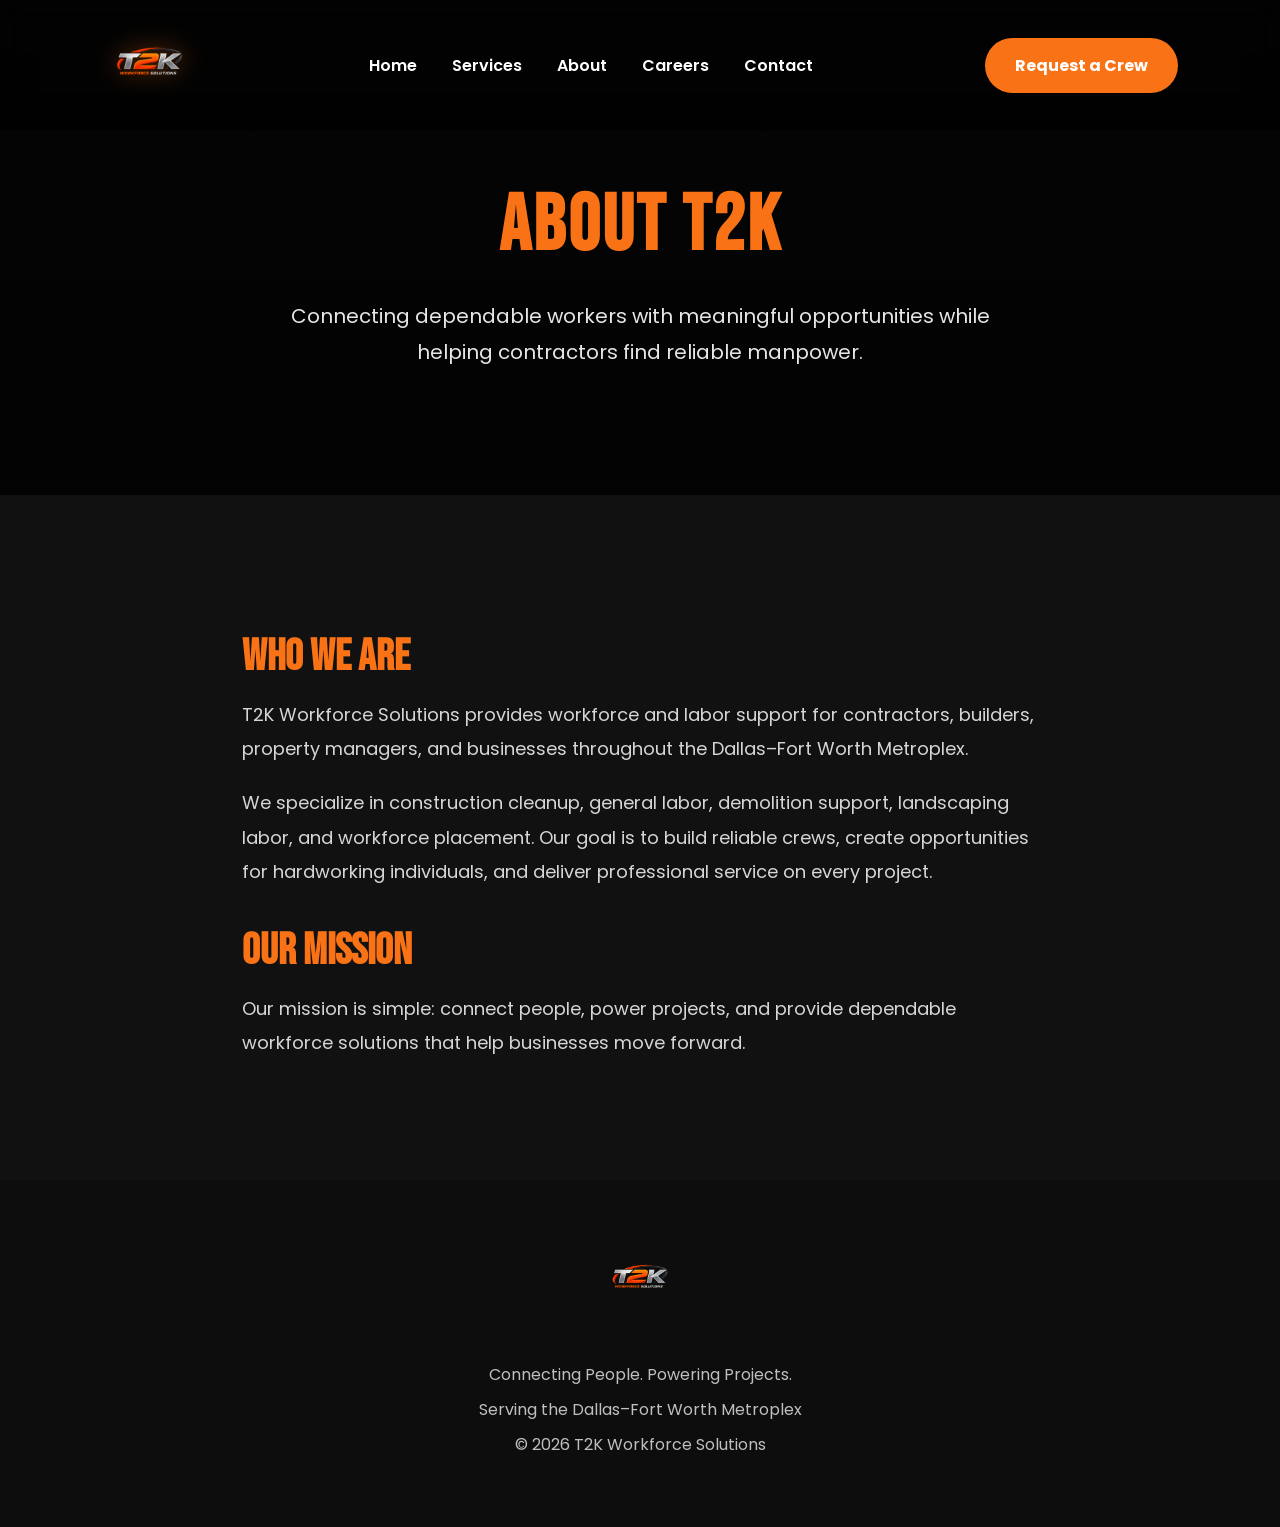
<file: correct t2k/about.html>
<!DOCTYPE html>
<html lang="en">
<head>
<meta charset="UTF-8">
<meta name="viewport" content="width=device-width, initial-scale=1.0">
<title>About | T2K Workforce Solutions</title>

<link rel="preconnect" href="https://fonts.googleapis.com">
<link rel="preconnect" href="https://fonts.gstatic.com" crossorigin>

<link href="https://fonts.googleapis.com/css2?family=Poppins:wght@300;400;500;600;700&family=Bebas+Neue&display=swap" rel="stylesheet">

<link rel="stylesheet" href="style.css">
</head>

<body>

<nav>
<div class="logo">
<img src="images/logo.png" alt="T2K Workforce Solutions">
</div>

<ul>
<li><a href="index.html">Home</a></li>
<li><a href="services.html">Services</a></li>
<li><a href="about.html">About</a></li>
<li><a href="careers.html">Careers</a></li>
<li><a href="contact.html">Contact</a></li>
</ul>

<a href="request-crew.html" class="btn-nav">Request a Crew</a>
</nav>

<section class="page-hero">
<h1>About T2K</h1>
<p>Connecting dependable workers with meaningful opportunities while helping contractors find reliable manpower.</p>
</section>

<section class="page-content">
<h2>Who We Are</h2>
<p>
T2K Workforce Solutions provides workforce and labor support for contractors, builders, property managers, and businesses throughout the Dallas–Fort Worth Metroplex.
</p>

<p>
We specialize in construction cleanup, general labor, demolition support, landscaping labor, and workforce placement. Our goal is to build reliable crews, create opportunities for hardworking individuals, and deliver professional service on every project.
</p>

<h2>Our Mission</h2>
<p>
Our mission is simple: connect people, power projects, and provide dependable workforce solutions that help businesses move forward.
</p>
</section>

<footer>
<img src="images/logo.png" alt="T2K Workforce Solutions" class="footer-logo">
<p>Connecting People. Powering Projects.</p>
<p>Serving the Dallas–Fort Worth Metroplex</p>
<p>© 2026 T2K Workforce Solutions</p>
</footer>

<script src="script.js"></script>
</body>
</html>
</file>
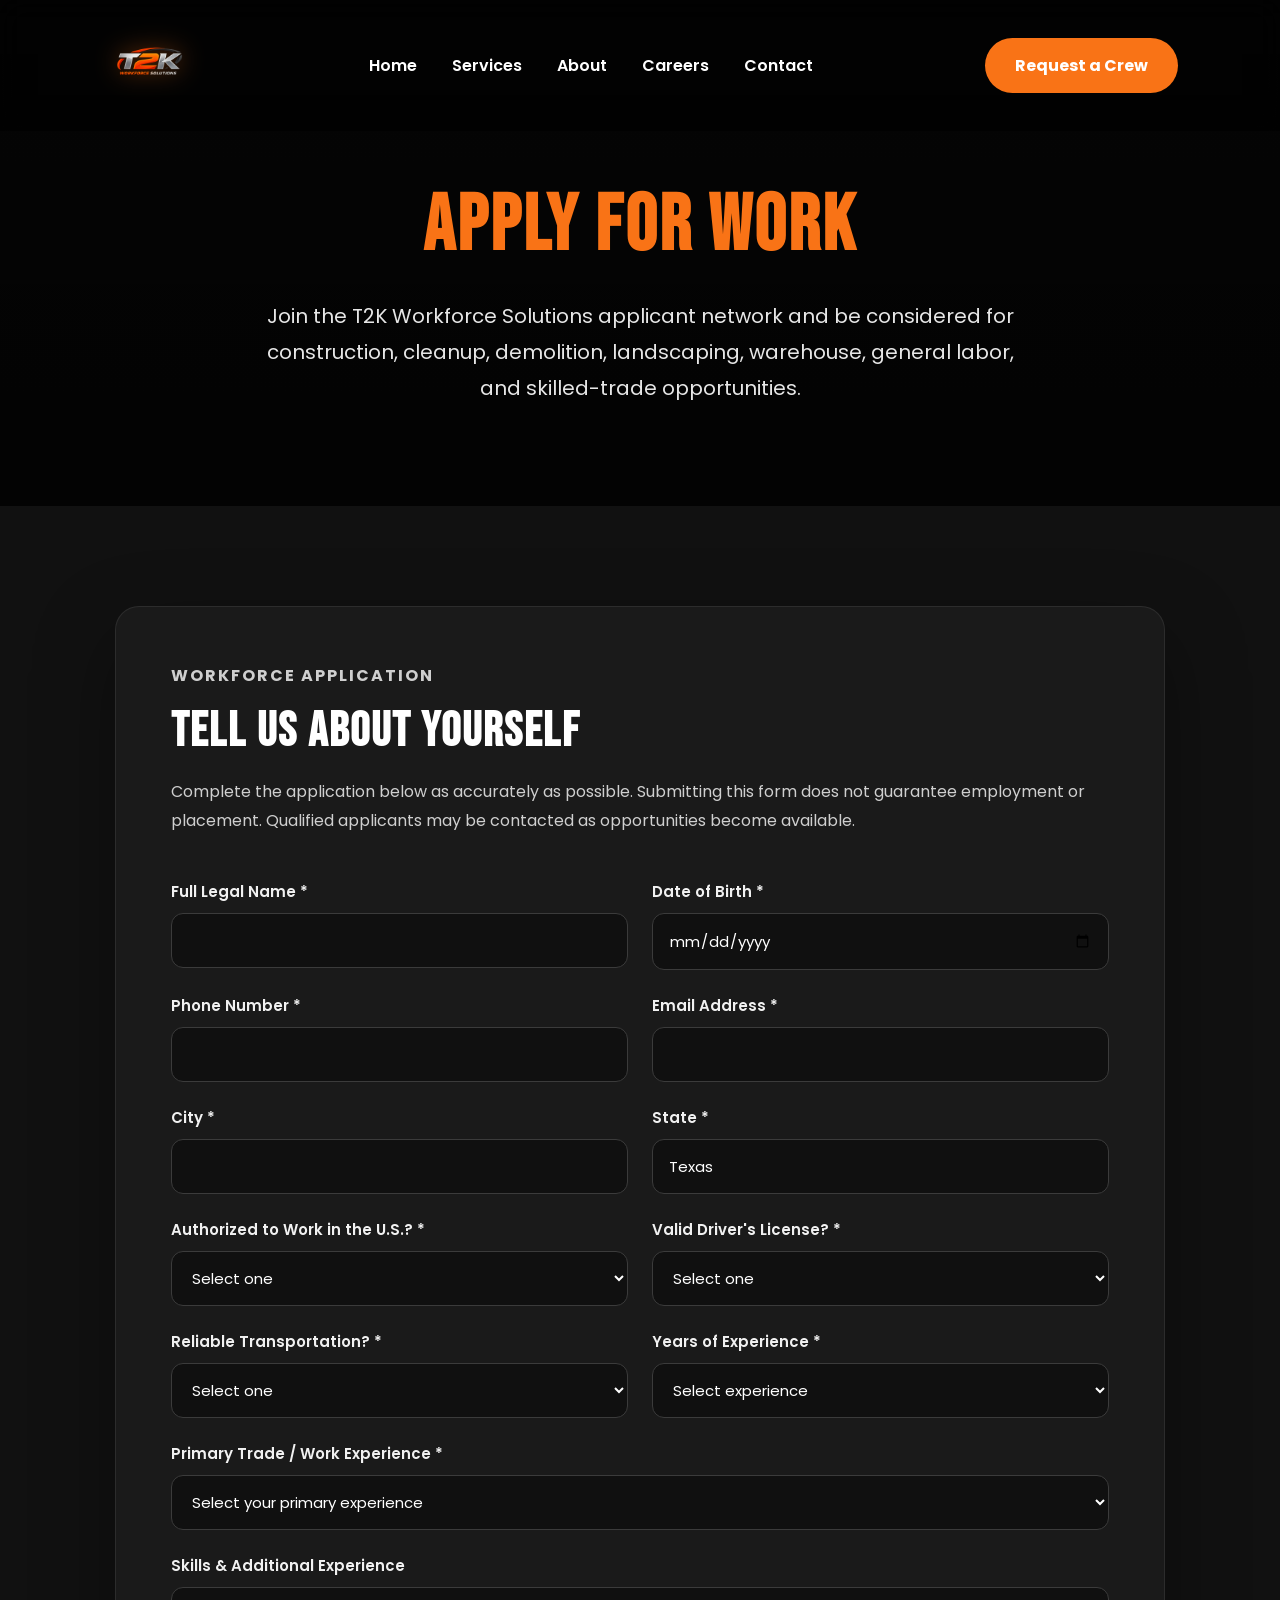
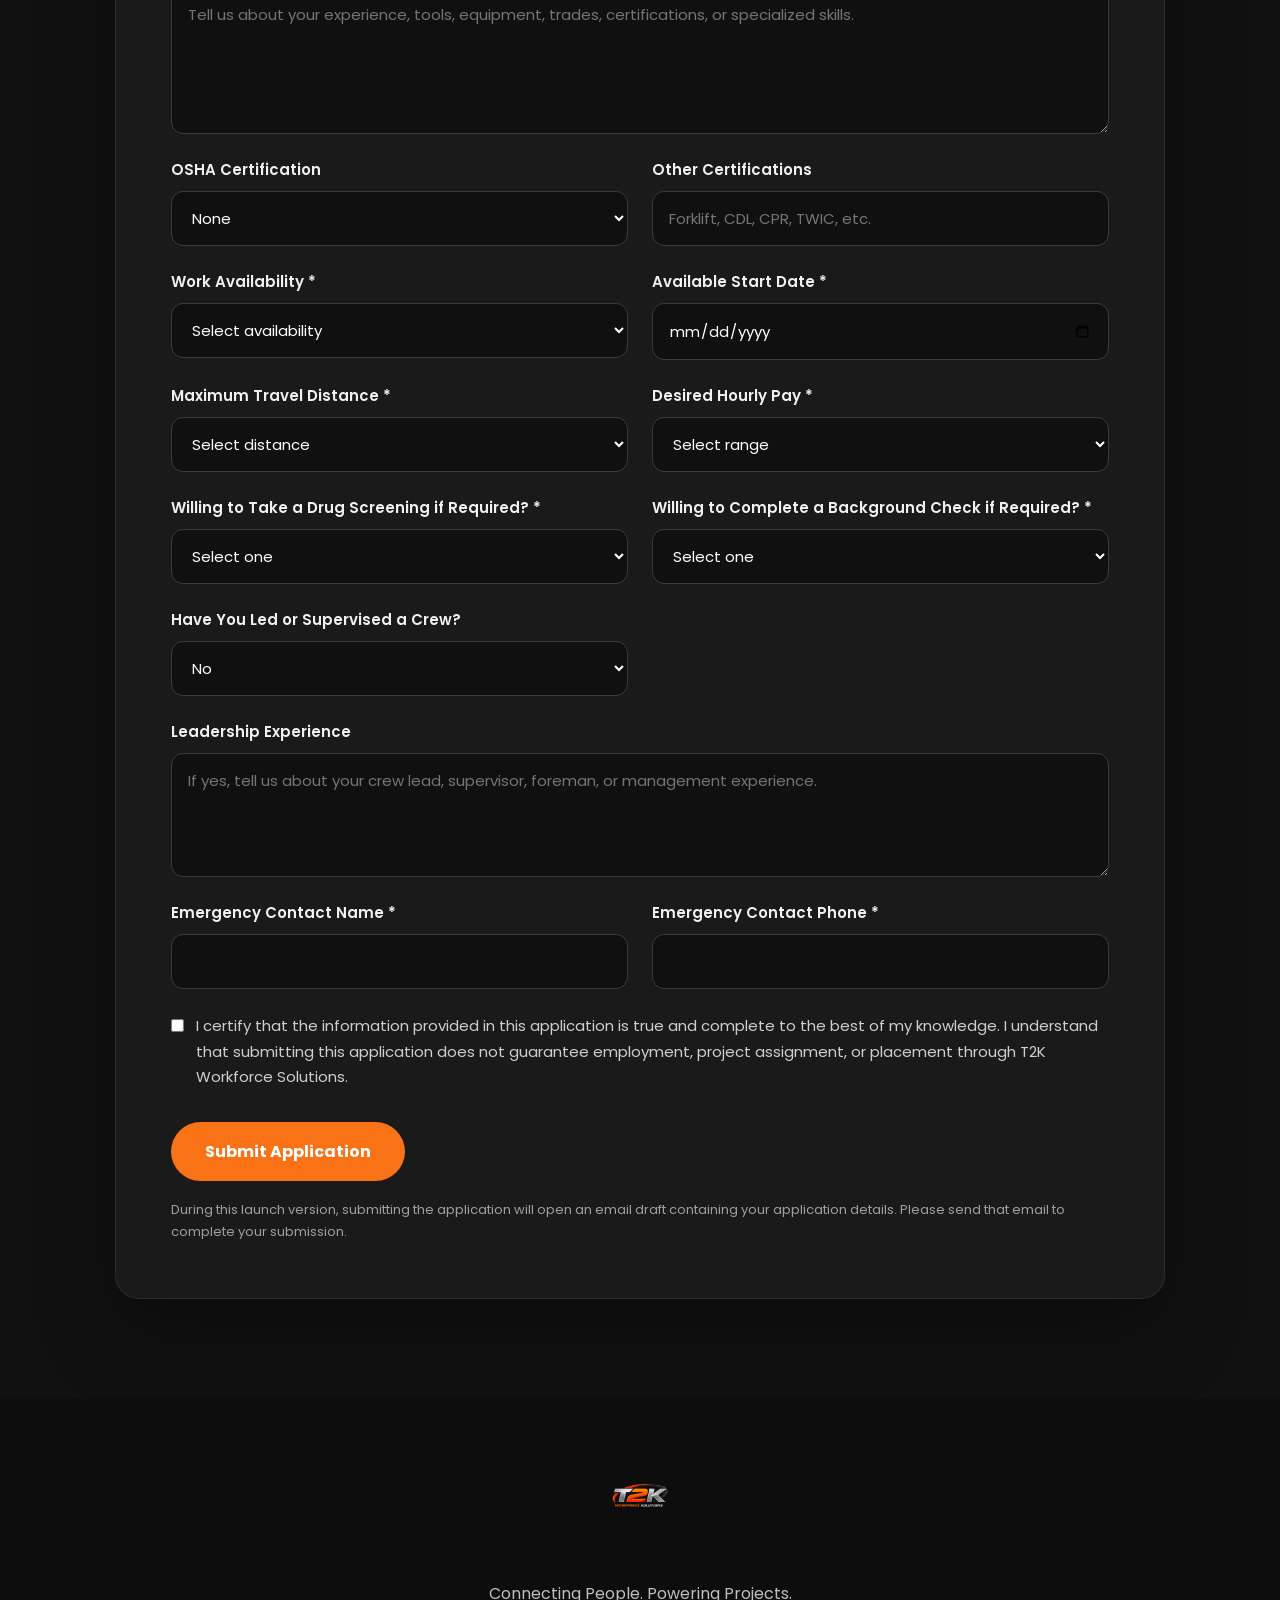
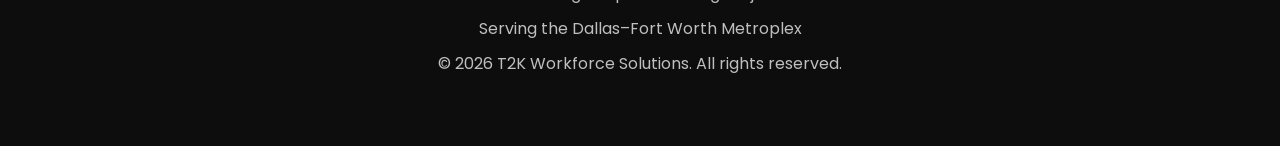
<file: correct t2k/apply.html>
<!DOCTYPE html>
<html lang="en">
<head>
    <meta charset="UTF-8">
    <meta name="viewport" content="width=device-width, initial-scale=1.0">

    <title>Apply for Work | T2K Workforce Solutions</title>

    <link rel="preconnect" href="https://fonts.googleapis.com">
    <link rel="preconnect" href="https://fonts.gstatic.com" crossorigin>

    <link href="https://fonts.googleapis.com/css2?family=Poppins:wght@300;400;500;600;700&family=Bebas+Neue&display=swap" rel="stylesheet">

    <link rel="stylesheet" href="style.css">
</head>

<body>

<nav>
    <a href="index.html" class="logo">
        <img src="images/logo.png" alt="T2K Workforce Solutions">
    </a>

    <ul>
        <li><a href="index.html">Home</a></li>
        <li><a href="services.html">Services</a></li>
        <li><a href="about.html">About</a></li>
        <li><a href="careers.html">Careers</a></li>
        <li><a href="contact.html">Contact</a></li>
    </ul>

    <a href="request-crew.html" class="btn-nav">Request a Crew</a>
</nav>

<main>

    <section class="page-hero">
        <h1>Apply for Work</h1>

        <p>
            Join the T2K Workforce Solutions applicant network and be considered
            for construction, cleanup, demolition, landscaping, warehouse,
            general labor, and skilled-trade opportunities.
        </p>
    </section>

    <section class="form-section">

        <div class="form-container">

            <div class="form-intro">
                <p class="eyebrow">Workforce Application</p>

                <h2>Tell Us About Yourself</h2>

                <p>
                    Complete the application below as accurately as possible.
                    Submitting this form does not guarantee employment or placement.
                    Qualified applicants may be contacted as opportunities become available.
                </p>
            </div>

            <form id="workerApplicationForm">

                <div class="form-grid">

                    <div class="form-group">
                        <label for="fullName">Full Legal Name *</label>
                        <input type="text" id="fullName" name="fullName" required>
                    </div>

                    <div class="form-group">
                        <label for="dob">Date of Birth *</label>
                        <input type="date" id="dob" name="dob" required>
                    </div>

                    <div class="form-group">
                        <label for="workerPhone">Phone Number *</label>
                        <input type="tel" id="workerPhone" name="workerPhone" required>
                    </div>

                    <div class="form-group">
                        <label for="workerEmail">Email Address *</label>
                        <input type="email" id="workerEmail" name="workerEmail" required>
                    </div>

                    <div class="form-group">
                        <label for="city">City *</label>
                        <input type="text" id="city" name="city" required>
                    </div>

                    <div class="form-group">
                        <label for="state">State *</label>
                        <input type="text" id="state" name="state" value="Texas" required>
                    </div>

                    <div class="form-group">
                        <label for="authorized">Authorized to Work in the U.S.? *</label>

                        <select id="authorized" name="authorized" required>
                            <option value="">Select one</option>
                            <option>Yes</option>
                            <option>No</option>
                        </select>
                    </div>

                    <div class="form-group">
                        <label for="driversLicense">Valid Driver's License? *</label>

                        <select id="driversLicense" name="driversLicense" required>
                            <option value="">Select one</option>
                            <option>Yes</option>
                            <option>No</option>
                        </select>
                    </div>

                    <div class="form-group">
                        <label for="transportation">Reliable Transportation? *</label>

                        <select id="transportation" name="transportation" required>
                            <option value="">Select one</option>
                            <option>Yes</option>
                            <option>No</option>
                        </select>
                    </div>

                    <div class="form-group">
                        <label for="experienceYears">Years of Experience *</label>

                        <select id="experienceYears" name="experienceYears" required>
                            <option value="">Select experience</option>
                            <option>No Experience</option>
                            <option>Less Than 1 Year</option>
                            <option>1–3 Years</option>
                            <option>3–5 Years</option>
                            <option>5+ Years</option>
                        </select>
                    </div>

                    <div class="form-group form-group-full">
                        <label for="tradeExperience">Primary Trade / Work Experience *</label>

                        <select id="tradeExperience" name="tradeExperience" required>
                            <option value="">Select your primary experience</option>
                            <option>General Labor</option>
                            <option>Construction Cleanup</option>
                            <option>Demolition</option>
                            <option>Landscaping</option>
                            <option>Roofing</option>
                            <option>Framing</option>
                            <option>Drywall</option>
                            <option>Painting</option>
                            <option>Flooring</option>
                            <option>Concrete</option>
                            <option>Carpentry</option>
                            <option>Welding</option>
                            <option>Equipment Operation</option>
                            <option>Forklift / Warehouse</option>
                            <option>Electrical Helper</option>
                            <option>Plumbing Helper</option>
                            <option>HVAC Helper</option>
                            <option>Other</option>
                        </select>
                    </div>

                    <div class="form-group form-group-full">
                        <label for="skills">Skills & Additional Experience</label>

                        <textarea
                            id="skills"
                            name="skills"
                            rows="5"
                            placeholder="Tell us about your experience, tools, equipment, trades, certifications, or specialized skills."
                        ></textarea>
                    </div>

                    <div class="form-group">
                        <label for="osha">OSHA Certification</label>

                        <select id="osha" name="osha">
                            <option>None</option>
                            <option>OSHA 10</option>
                            <option>OSHA 30</option>
                            <option>Other</option>
                        </select>
                    </div>

                    <div class="form-group">
                        <label for="otherCerts">Other Certifications</label>
                        <input
                            type="text"
                            id="otherCerts"
                            name="otherCerts"
                            placeholder="Forklift, CDL, CPR, TWIC, etc."
                        >
                    </div>

                    <div class="form-group">
                        <label for="availability">Work Availability *</label>

                        <select id="availability" name="availability" required>
                            <option value="">Select availability</option>
                            <option>Full-Time</option>
                            <option>Part-Time</option>
                            <option>Temporary Projects</option>
                            <option>Weekends</option>
                            <option>Nights</option>
                            <option>Flexible</option>
                        </select>
                    </div>

                    <div class="form-group">
                        <label for="availableDate">Available Start Date *</label>
                        <input type="date" id="availableDate" name="availableDate" required>
                    </div>

                    <div class="form-group">
                        <label for="travelDistance">Maximum Travel Distance *</label>

                        <select id="travelDistance" name="travelDistance" required>
                            <option value="">Select distance</option>
                            <option>Up to 25 Miles</option>
                            <option>Up to 50 Miles</option>
                            <option>Up to 75 Miles</option>
                            <option>Up to 100 Miles</option>
                            <option>100+ Miles</option>
                        </select>
                    </div>

                    <div class="form-group">
                        <label for="desiredPay">Desired Hourly Pay *</label>

                        <select id="desiredPay" name="desiredPay" required>
                            <option value="">Select range</option>
                            <option>$15–18/hr</option>
                            <option>$18–20/hr</option>
                            <option>$20–25/hr</option>
                            <option>$25–30/hr</option>
                            <option>$30+/hr</option>
                        </select>
                    </div>

                    <div class="form-group">
                        <label for="drugScreen">Willing to Take a Drug Screening if Required? *</label>

                        <select id="drugScreen" name="drugScreen" required>
                            <option value="">Select one</option>
                            <option>Yes</option>
                            <option>No</option>
                        </select>
                    </div>

                    <div class="form-group">
                        <label for="backgroundCheck">Willing to Complete a Background Check if Required? *</label>

                        <select id="backgroundCheck" name="backgroundCheck" required>
                            <option value="">Select one</option>
                            <option>Yes</option>
                            <option>No</option>
                        </select>
                    </div>

                    <div class="form-group">
                        <label for="crewLead">Have You Led or Supervised a Crew?</label>

                        <select id="crewLead" name="crewLead">
                            <option>No</option>
                            <option>Yes</option>
                        </select>
                    </div>

                    <div class="form-group form-group-full">
                        <label for="leadershipDetails">Leadership Experience</label>

                        <textarea
                            id="leadershipDetails"
                            name="leadershipDetails"
                            rows="4"
                            placeholder="If yes, tell us about your crew lead, supervisor, foreman, or management experience."
                        ></textarea>
                    </div>

                    <div class="form-group">
                        <label for="emergencyName">Emergency Contact Name *</label>
                        <input type="text" id="emergencyName" name="emergencyName" required>
                    </div>

                    <div class="form-group">
                        <label for="emergencyPhone">Emergency Contact Phone *</label>
                        <input type="tel" id="emergencyPhone" name="emergencyPhone" required>
                    </div>

                    <div class="form-group form-group-full checkbox-group">

                        <label>
                            <input type="checkbox" id="applicantCertification" required>

                            I certify that the information provided in this application
                            is true and complete to the best of my knowledge. I understand
                            that submitting this application does not guarantee employment,
                            project assignment, or placement through T2K Workforce Solutions.
                        </label>

                    </div>

                </div>

                <button type="submit" class="form-submit-button">
                    Submit Application
                </button>

                <p class="form-note">
                    During this launch version, submitting the application will open an
                    email draft containing your application details. Please send that email
                    to complete your submission.
                </p>

            </form>

        </div>

    </section>

</main>

<footer>

    <img src="images/logo.png" alt="T2K Workforce Solutions" class="footer-logo">

    <p>Connecting People. Powering Projects.</p>

    <p>Serving the Dallas–Fort Worth Metroplex</p>

    <p>© 2026 T2K Workforce Solutions. All rights reserved.</p>

</footer>

<script src="script.js"></script>

</body>
</html>
</file>
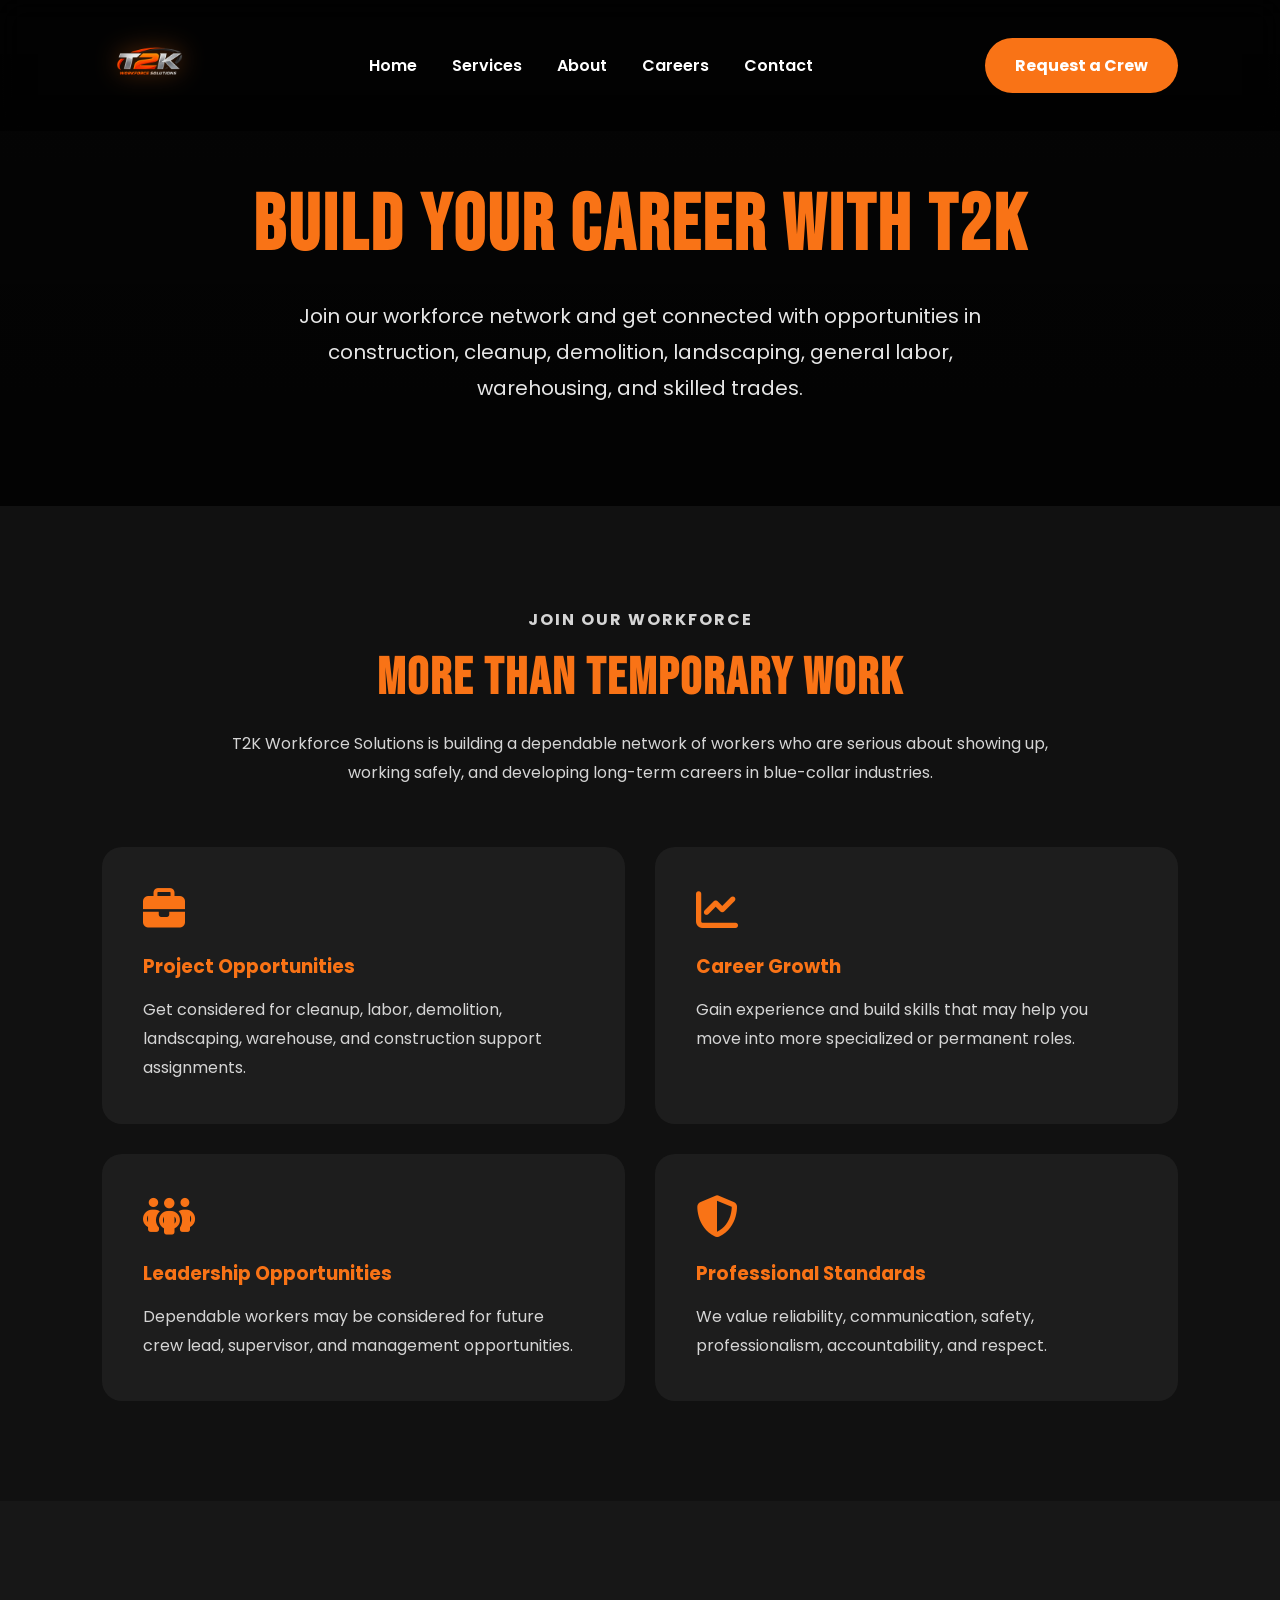
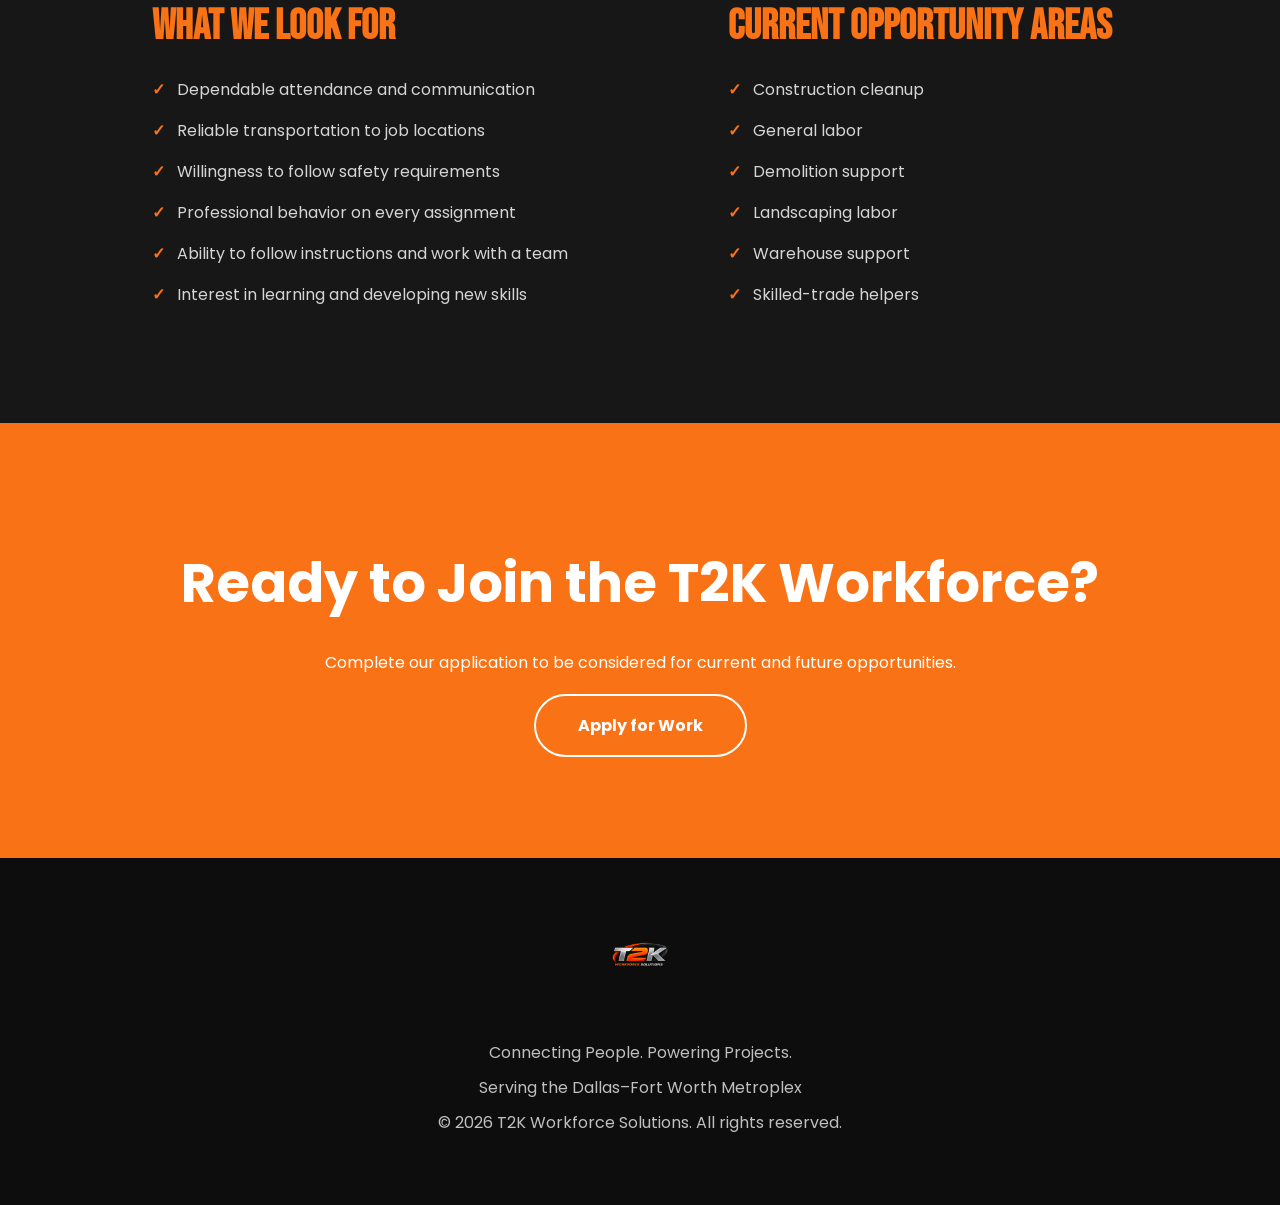
<file: correct t2k/careers.html>
<!DOCTYPE html>
<html lang="en">
<head>
    <meta charset="UTF-8">
    <meta name="viewport" content="width=device-width, initial-scale=1.0">

    <title>Careers | T2K Workforce Solutions</title>

    <link rel="preconnect" href="https://fonts.googleapis.com">
    <link rel="preconnect" href="https://fonts.gstatic.com" crossorigin>

    <link href="https://fonts.googleapis.com/css2?family=Poppins:wght@300;400;500;600;700&family=Bebas+Neue&display=swap" rel="stylesheet">

    <link rel="stylesheet" href="https://cdnjs.cloudflare.com/ajax/libs/font-awesome/6.5.1/css/all.min.css">

    <link rel="stylesheet" href="style.css">
</head>

<body>

<nav>
    <a href="index.html" class="logo">
        <img src="images/logo.png" alt="T2K Workforce Solutions">
    </a>

    <ul>
        <li><a href="index.html">Home</a></li>
        <li><a href="services.html">Services</a></li>
        <li><a href="about.html">About</a></li>
        <li><a href="careers.html">Careers</a></li>
        <li><a href="contact.html">Contact</a></li>
    </ul>

    <a href="request-crew.html" class="btn-nav">Request a Crew</a>
</nav>

<main>

    <section class="page-hero">
        <h1>Build Your Career With T2K</h1>

        <p>
            Join our workforce network and get connected with opportunities in
            construction, cleanup, demolition, landscaping, general labor,
            warehousing, and skilled trades.
        </p>
    </section>

    <section class="careers-section">

        <div class="careers-intro">
            <p class="eyebrow">Join Our Workforce</p>

            <h2>More Than Temporary Work</h2>

            <p>
                T2K Workforce Solutions is building a dependable network of
                workers who are serious about showing up, working safely, and
                developing long-term careers in blue-collar industries.
            </p>
        </div>

        <div class="careers-grid">

            <article class="career-card">
                <i class="fas fa-briefcase"></i>

                <h3>Project Opportunities</h3>

                <p>
                    Get considered for cleanup, labor, demolition, landscaping,
                    warehouse, and construction support assignments.
                </p>
            </article>

            <article class="career-card">
                <i class="fas fa-chart-line"></i>

                <h3>Career Growth</h3>

                <p>
                    Gain experience and build skills that may help you move into
                    more specialized or permanent roles.
                </p>
            </article>

            <article class="career-card">
                <i class="fas fa-people-group"></i>

                <h3>Leadership Opportunities</h3>

                <p>
                    Dependable workers may be considered for future crew lead,
                    supervisor, and management opportunities.
                </p>
            </article>

            <article class="career-card">
                <i class="fas fa-shield-halved"></i>

                <h3>Professional Standards</h3>

                <p>
                    We value reliability, communication, safety, professionalism,
                    accountability, and respect.
                </p>
            </article>

        </div>

    </section>

    <section class="career-expectations">

        <div class="expectations-content">

            <h2>What We Look For</h2>

            <ul>
                <li>Dependable attendance and communication</li>
                <li>Reliable transportation to job locations</li>
                <li>Willingness to follow safety requirements</li>
                <li>Professional behavior on every assignment</li>
                <li>Ability to follow instructions and work with a team</li>
                <li>Interest in learning and developing new skills</li>
            </ul>

        </div>

        <div class="expectations-content">

            <h2>Current Opportunity Areas</h2>

            <ul>
                <li>Construction cleanup</li>
                <li>General labor</li>
                <li>Demolition support</li>
                <li>Landscaping labor</li>
                <li>Warehouse support</li>
                <li>Skilled-trade helpers</li>
            </ul>

        </div>

    </section>

    <section class="cta">
        <h2>Ready to Join the T2K Workforce?</h2>

        <p>
            Complete our application to be considered for current and future opportunities.
        </p>

        <a href="apply.html" class="btn-white">Apply for Work</a>
    </section>

</main>

<footer>
    <img src="images/logo.png" alt="T2K Workforce Solutions" class="footer-logo">

    <p>Connecting People. Powering Projects.</p>
    <p>Serving the Dallas–Fort Worth Metroplex</p>
    <p>© 2026 T2K Workforce Solutions. All rights reserved.</p>
</footer>

<script src="script.js"></script>

</body>
</html>
</file>
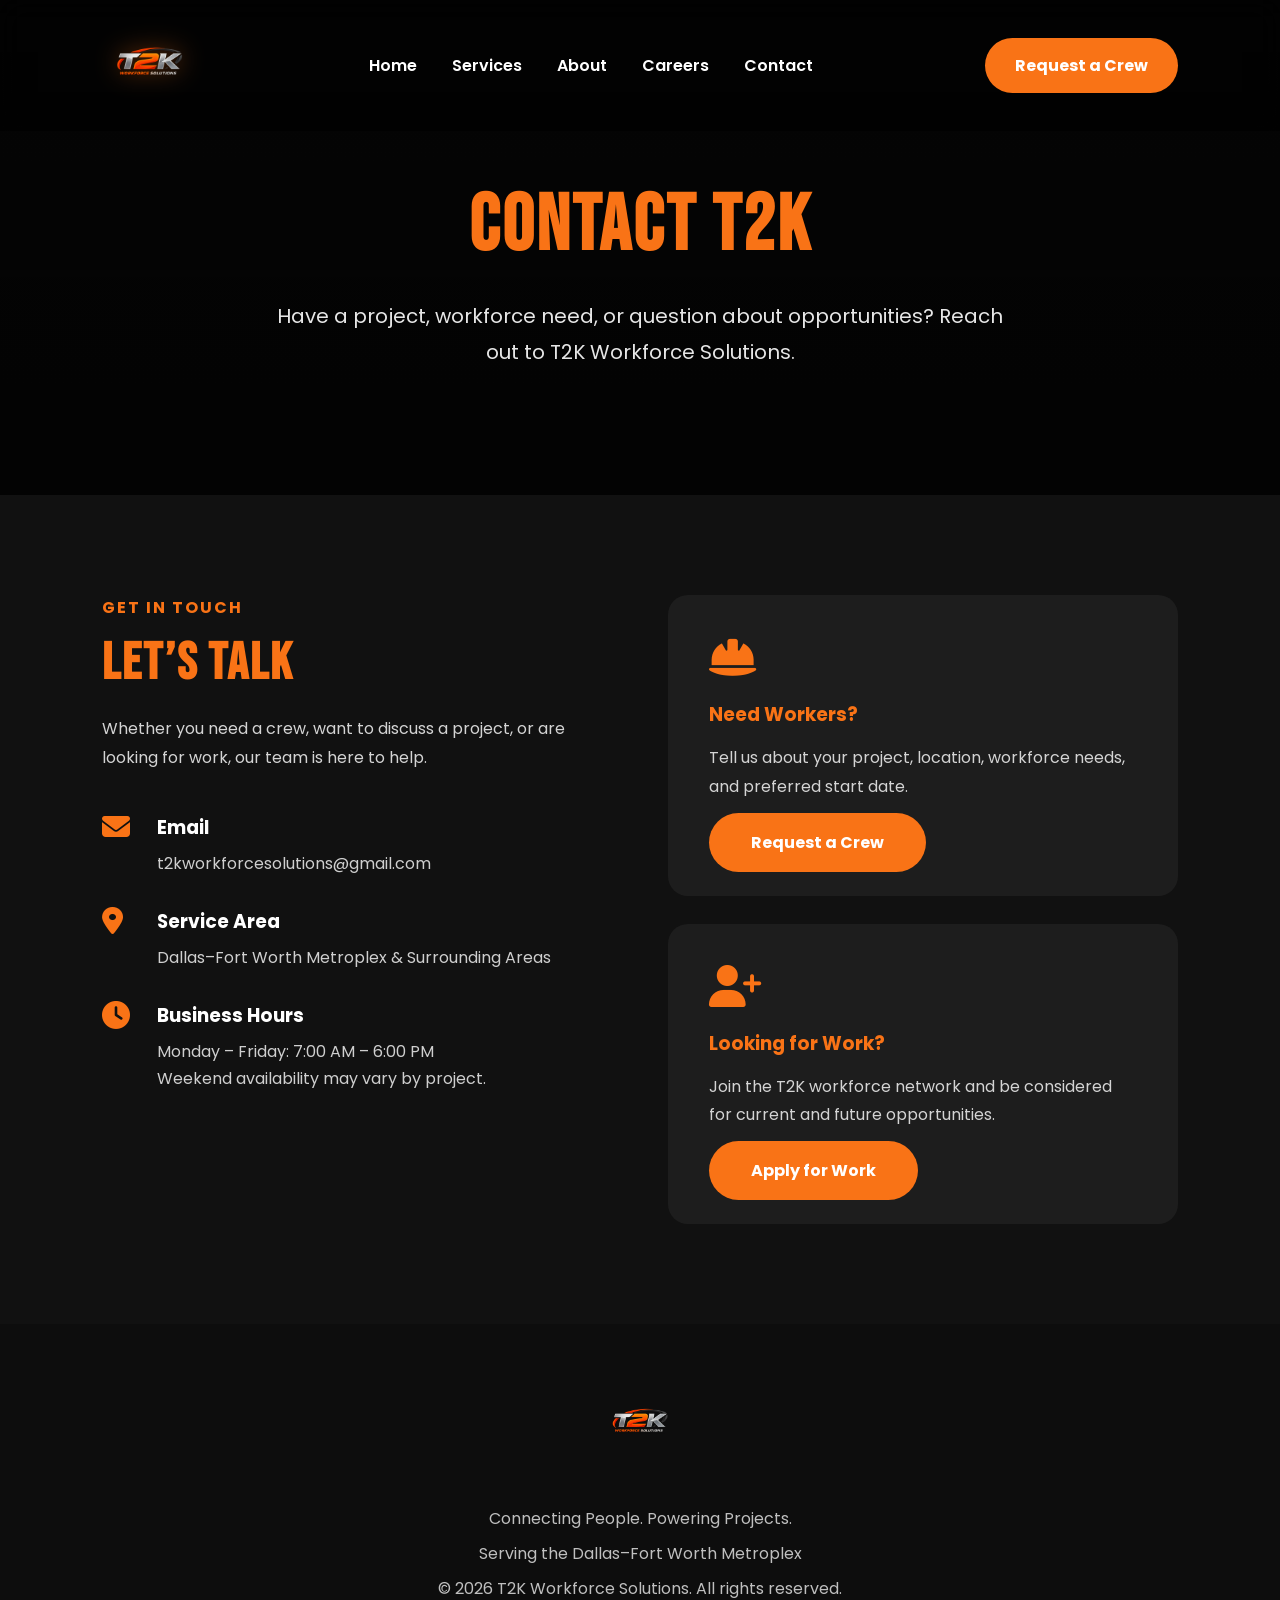
<file: correct t2k/contact.html>
<!DOCTYPE html>
<html lang="en">
<head>
    <meta charset="UTF-8">
    <meta name="viewport" content="width=device-width, initial-scale=1.0">

    <title>Contact | T2K Workforce Solutions</title>

    <link rel="preconnect" href="https://fonts.googleapis.com">
    <link rel="preconnect" href="https://fonts.gstatic.com" crossorigin>

    <link href="https://fonts.googleapis.com/css2?family=Poppins:wght@300;400;500;600;700&family=Bebas+Neue&display=swap" rel="stylesheet">

    <link rel="stylesheet" href="https://cdnjs.cloudflare.com/ajax/libs/font-awesome/6.5.1/css/all.min.css">

    <link rel="stylesheet" href="style.css">
</head>

<body>

<nav>
    <a href="index.html" class="logo">
        <img src="images/logo.png" alt="T2K Workforce Solutions">
    </a>

    <ul>
        <li><a href="index.html">Home</a></li>
        <li><a href="services.html">Services</a></li>
        <li><a href="about.html">About</a></li>
        <li><a href="careers.html">Careers</a></li>
        <li><a href="contact.html">Contact</a></li>
    </ul>

    <a href="request-crew.html" class="btn-nav">Request a Crew</a>
</nav>

<main>

    <section class="page-hero">
        <h1>Contact T2K</h1>

        <p>
            Have a project, workforce need, or question about opportunities?
            Reach out to T2K Workforce Solutions.
        </p>
    </section>

    <section class="contact-section">

        <div class="contact-grid">

            <div class="contact-info">

                <p class="eyebrow">Get In Touch</p>

                <h2>Let’s Talk</h2>

                <p class="contact-description">
                    Whether you need a crew, want to discuss a project,
                    or are looking for work, our team is here to help.
                </p>

                <div class="contact-item">
                    <i class="fas fa-envelope"></i>

                    <div>
                        <h3>Email</h3>
                        <a href="mailto:t2kworkforcesolutions@gmail.com">
                            t2kworkforcesolutions@gmail.com
                        </a>
                    </div>
                </div>

                <div class="contact-item">
                    <i class="fas fa-location-dot"></i>

                    <div>
                        <h3>Service Area</h3>
                        <p>Dallas–Fort Worth Metroplex & Surrounding Areas</p>
                    </div>
                </div>

                <div class="contact-item">
                    <i class="fas fa-clock"></i>

                    <div>
                        <h3>Business Hours</h3>
                        <p>Monday – Friday: 7:00 AM – 6:00 PM</p>
                        <p>Weekend availability may vary by project.</p>
                    </div>
                </div>

            </div>

            <div class="contact-actions">

                <div class="contact-action-card">

                    <i class="fas fa-helmet-safety"></i>

                    <h3>Need Workers?</h3>

                    <p>
                        Tell us about your project, location,
                        workforce needs, and preferred start date.
                    </p>

                    <a href="request-crew.html" class="btn-orange">
                        Request a Crew
                    </a>

                </div>

                <div class="contact-action-card">

                    <i class="fas fa-user-plus"></i>

                    <h3>Looking for Work?</h3>

                    <p>
                        Join the T2K workforce network and be considered
                        for current and future opportunities.
                    </p>

                    <a href="apply.html" class="btn-orange">
                        Apply for Work
                    </a>

                </div>

            </div>

        </div>

    </section>

</main>

<footer>
    <img src="images/logo.png" alt="T2K Workforce Solutions" class="footer-logo">

    <p>Connecting People. Powering Projects.</p>
    <p>Serving the Dallas–Fort Worth Metroplex</p>
    <p>© 2026 T2K Workforce Solutions. All rights reserved.</p>
</footer>

<script src="script.js"></script>

</body>
</html>
</file>
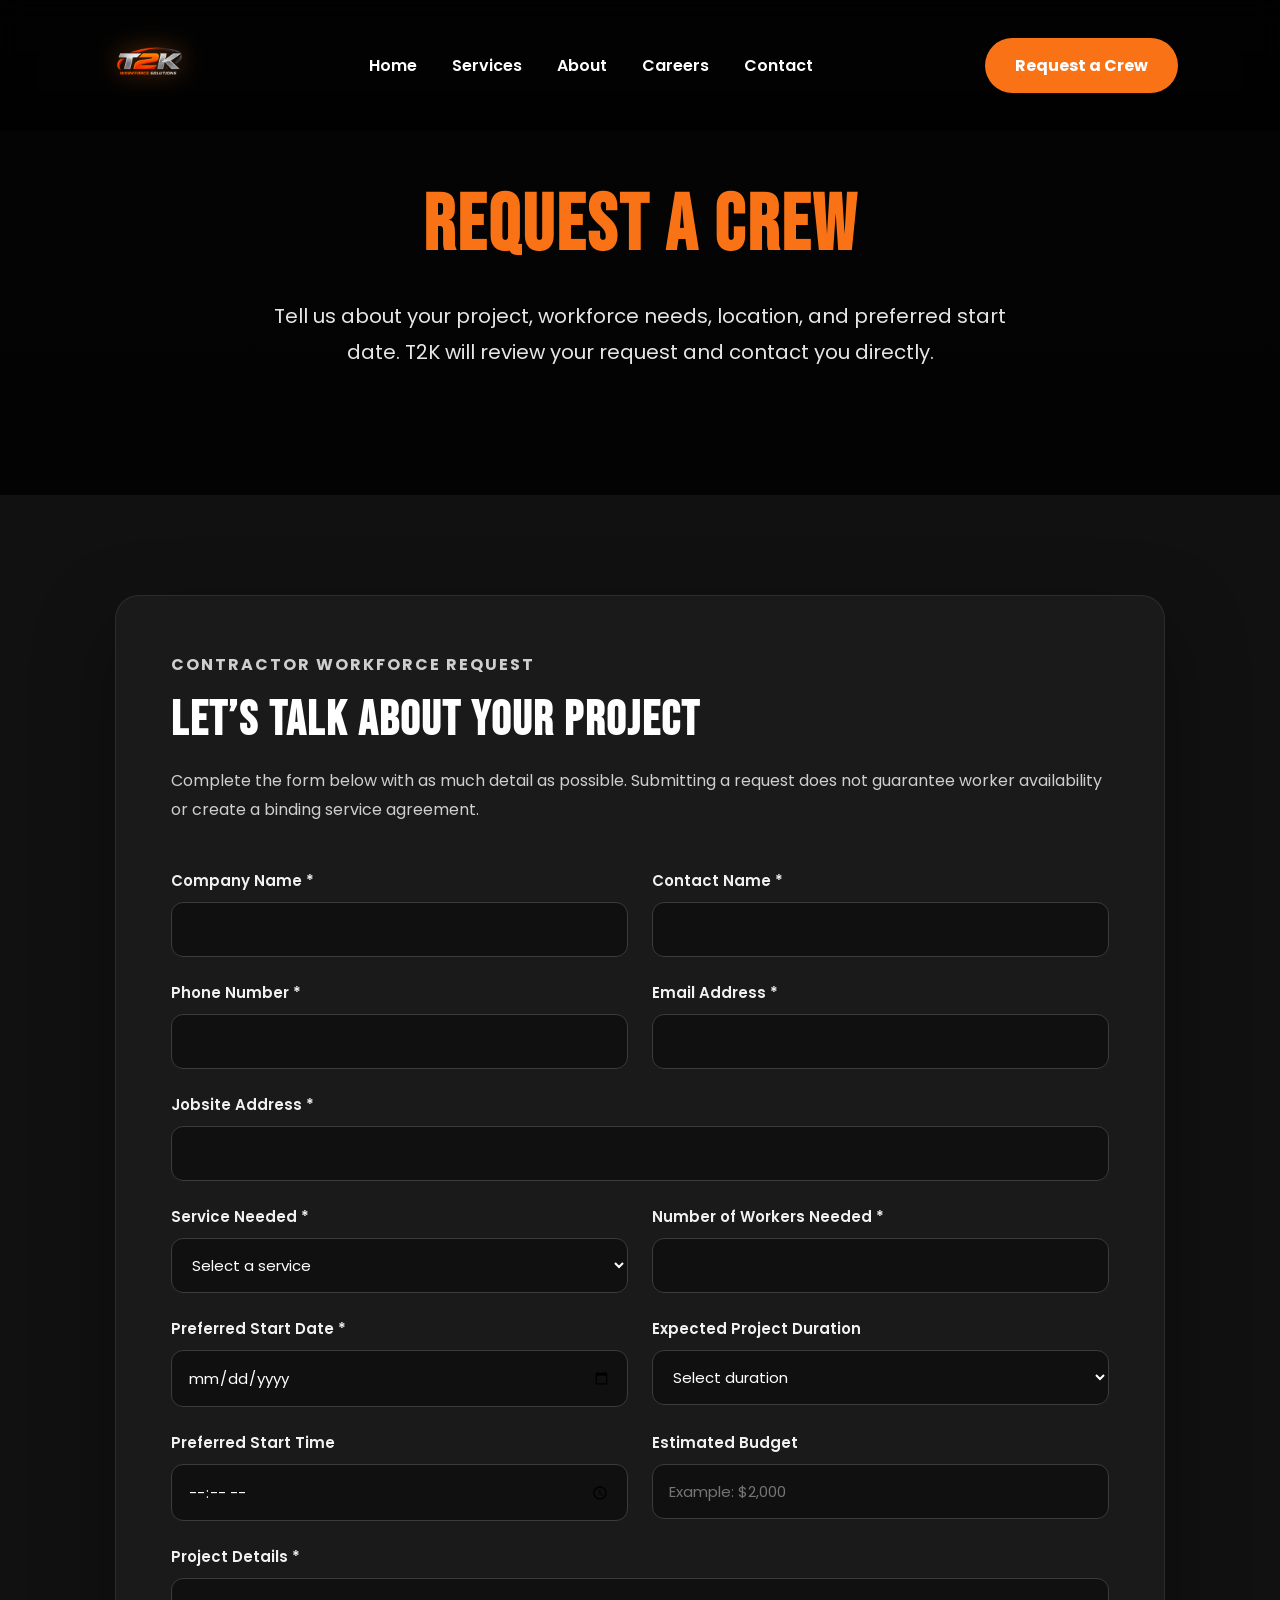
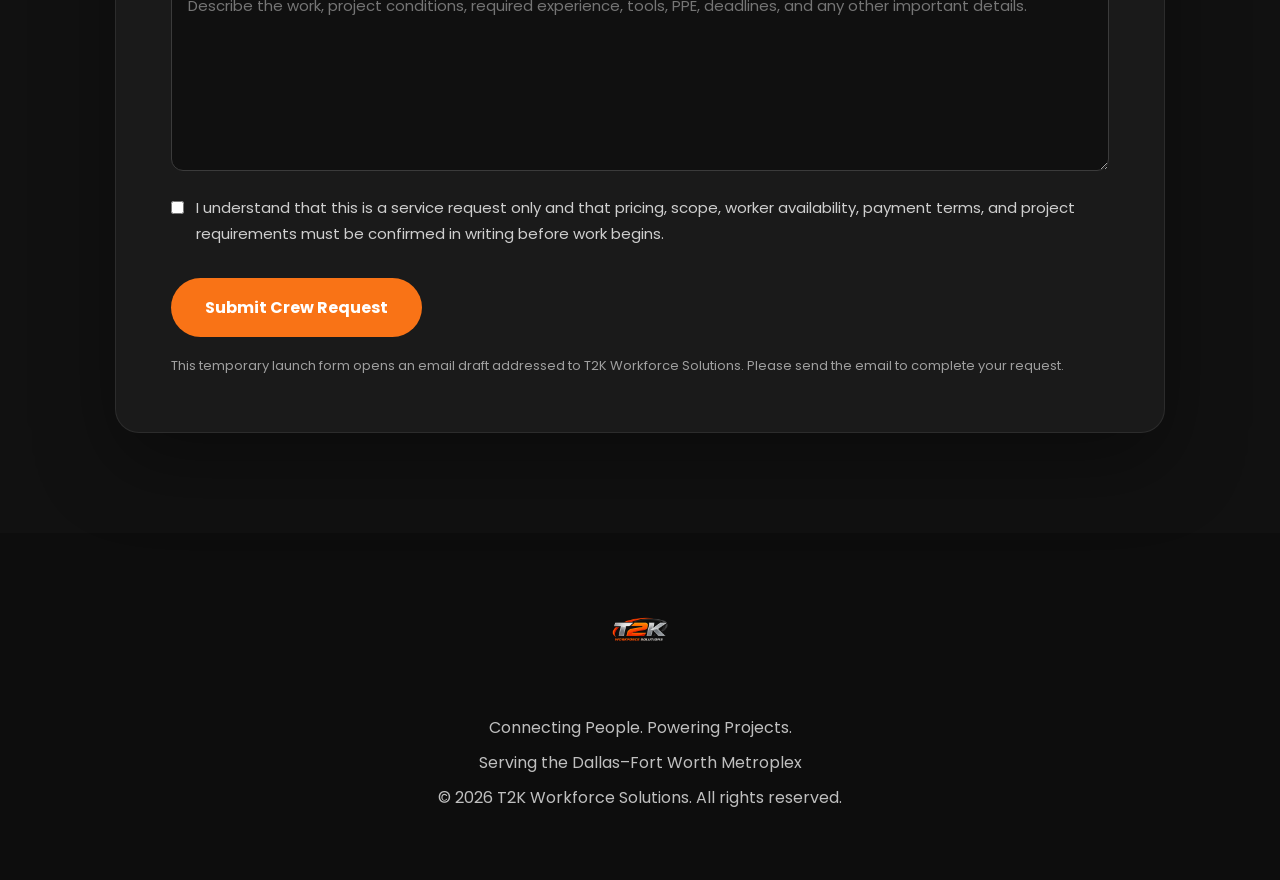
<file: correct t2k/request-crew.html>
<!DOCTYPE html>
<html lang="en">
<head>
    <meta charset="UTF-8">
    <meta name="viewport" content="width=device-width, initial-scale=1.0">

    <title>Request a Crew | T2K Workforce Solutions</title>

    <link rel="preconnect" href="https://fonts.googleapis.com">
    <link rel="preconnect" href="https://fonts.gstatic.com" crossorigin>

    <link href="https://fonts.googleapis.com/css2?family=Poppins:wght@300;400;500;600;700&family=Bebas+Neue&display=swap" rel="stylesheet">

    <link rel="stylesheet" href="style.css">
</head>

<body>

<nav>
    <a href="index.html" class="logo">
        <img src="images/logo.png" alt="T2K Workforce Solutions">
    </a>

    <ul>
        <li><a href="index.html">Home</a></li>
        <li><a href="services.html">Services</a></li>
        <li><a href="about.html">About</a></li>
        <li><a href="careers.html">Careers</a></li>
        <li><a href="contact.html">Contact</a></li>
    </ul>

    <a href="request-crew.html" class="btn-nav">Request a Crew</a>
</nav>

<main>

    <section class="page-hero">
        <h1>Request a Crew</h1>

        <p>
            Tell us about your project, workforce needs, location, and preferred
            start date. T2K will review your request and contact you directly.
        </p>
    </section>

    <section class="form-section">

        <div class="form-container">

            <div class="form-intro">
                <p class="eyebrow">Contractor Workforce Request</p>

                <h2>Let’s Talk About Your Project</h2>

                <p>
                    Complete the form below with as much detail as possible.
                    Submitting a request does not guarantee worker availability
                    or create a binding service agreement.
                </p>
            </div>

            <form id="crewRequestForm">

                <div class="form-grid">

                    <div class="form-group">
                        <label for="companyName">Company Name *</label>
                        <input type="text" id="companyName" name="companyName" required>
                    </div>

                    <div class="form-group">
                        <label for="contactName">Contact Name *</label>
                        <input type="text" id="contactName" name="contactName" required>
                    </div>

                    <div class="form-group">
                        <label for="phone">Phone Number *</label>
                        <input type="tel" id="phone" name="phone" required>
                    </div>

                    <div class="form-group">
                        <label for="email">Email Address *</label>
                        <input type="email" id="email" name="email" required>
                    </div>

                    <div class="form-group form-group-full">
                        <label for="jobAddress">Jobsite Address *</label>
                        <input type="text" id="jobAddress" name="jobAddress" required>
                    </div>

                    <div class="form-group">
                        <label for="serviceType">Service Needed *</label>

                        <select id="serviceType" name="serviceType" required>
                            <option value="">Select a service</option>
                            <option>Construction Cleanup</option>
                            <option>General Labor</option>
                            <option>Demolition Support</option>
                            <option>Landscaping Labor</option>
                            <option>Debris Removal Support</option>
                            <option>Workforce Placement</option>
                            <option>Other</option>
                        </select>
                    </div>

                    <div class="form-group">
                        <label for="workerCount">Number of Workers Needed *</label>
                        <input type="number" id="workerCount" name="workerCount" min="1" required>
                    </div>

                    <div class="form-group">
                        <label for="startDate">Preferred Start Date *</label>
                        <input type="date" id="startDate" name="startDate" required>
                    </div>

                    <div class="form-group">
                        <label for="duration">Expected Project Duration</label>

                        <select id="duration" name="duration">
                            <option value="">Select duration</option>
                            <option>One Day</option>
                            <option>2–3 Days</option>
                            <option>One Week</option>
                            <option>2–4 Weeks</option>
                            <option>Ongoing</option>
                            <option>Not Sure Yet</option>
                        </select>
                    </div>

                    <div class="form-group">
                        <label for="startTime">Preferred Start Time</label>
                        <input type="time" id="startTime" name="startTime">
                    </div>

                    <div class="form-group">
                        <label for="budget">Estimated Budget</label>
                        <input type="text" id="budget" name="budget" placeholder="Example: $2,000">
                    </div>

                    <div class="form-group form-group-full">
                        <label for="projectDetails">Project Details *</label>

                        <textarea
                            id="projectDetails"
                            name="projectDetails"
                            rows="7"
                            placeholder="Describe the work, project conditions, required experience, tools, PPE, deadlines, and any other important details."
                            required
                        ></textarea>
                    </div>

                    <div class="form-group form-group-full checkbox-group">
                        <label>
                            <input type="checkbox" id="terms" required>

                            I understand that this is a service request only and
                            that pricing, scope, worker availability, payment
                            terms, and project requirements must be confirmed in
                            writing before work begins.
                        </label>
                    </div>

                </div>

                <button type="submit" class="form-submit-button">
                    Submit Crew Request
                </button>

                <p class="form-note">
                    This temporary launch form opens an email draft addressed to
                    T2K Workforce Solutions. Please send the email to complete
                    your request.
                </p>

            </form>

        </div>

    </section>

</main>

<footer>
    <img src="images/logo.png" alt="T2K Workforce Solutions" class="footer-logo">

    <p>Connecting People. Powering Projects.</p>

    <p>Serving the Dallas–Fort Worth Metroplex</p>

    <p>© 2026 T2K Workforce Solutions. All rights reserved.</p>
</footer>

<script src="script.js"></script>

</body>
</html>
</file>
<file: style.css>
*{
    margin:0;
    padding:0;
    box-sizing:border-box;
}

html{
    scroll-behavior:smooth;
}

body{
    font-family:'Poppins',sans-serif;
    background:#111111;
    color:white;
}

/* NAVIGATION */

nav{
    position:fixed;
    top:0;
    left:0;
    width:100%;
    padding:18px 8%;
    display:flex;
    justify-content:space-between;
    align-items:center;
    background:rgba(0,0,0,.55);
    backdrop-filter:blur(14px);
    z-index:1000;
    transition:.35s ease;
}

.logo img{
    height:95px;
    width:auto;
    display:block;
    transition:.3s ease;
    filter:drop-shadow(0 0 12px rgba(249,115,22,.45));
}

nav ul{
    display:flex;
    list-style:none;
    gap:35px;
}

nav ul li a{
    color:white;
    text-decoration:none;
    font-weight:600;
    transition:.3s;
}

nav ul li a:hover{
    color:#F97316;
}

.btn-nav{
    background:#F97316;
    color:white;
    text-decoration:none;
    padding:15px 30px;
    border-radius:50px;
    font-weight:700;
    transition:.3s;
}

.btn-nav:hover{
    transform:translateY(-4px);
    box-shadow:0 20px 45px rgba(249,115,22,.45);
}

/* HERO */

.hero{
    min-height:100vh;
    background:
    linear-gradient(rgba(0,0,0,.68),rgba(0,0,0,.82)),
    url("https://images.unsplash.com/photo-1504307651254-35680f356dfd?auto=format&fit=crop&w=1800&q=80");
    background-size:cover;
    background-position:center;
    display:flex;
    justify-content:center;
    align-items:center;
    text-align:center;
    padding:170px 8% 90px;
}

.hero-content{
    max-width:1000px;
}

.hero-logo{
    width:430px;
    max-width:90%;
    margin-bottom:35px;
    filter:drop-shadow(0 0 35px rgba(249,115,22,.55));
    animation:floatLogo 4s ease-in-out infinite;
}

.hero h1{
    font-family:'Bebas Neue',sans-serif;
    font-size:80px;
    letter-spacing:3px;
    color:white;
    line-height:1;
}

.hero h2{
    font-family:'Bebas Neue',sans-serif;
    font-size:82px;
    letter-spacing:3px;
    color:#F97316;
    line-height:1;
    margin-bottom:30px;
}

.hero p{
    font-size:21px;
    color:#e6e6e6;
    line-height:1.8;
    margin:25px auto;
}

.hero-slogan{
    color:#F97316;
    text-transform:uppercase;
    letter-spacing:3px;
    font-weight:700;
    font-size:18px;
}

.hero-buttons{
    display:flex;
    justify-content:center;
    gap:22px;
    flex-wrap:wrap;
    margin-top:35px;
}

.btn-orange,
.btn-white{
    text-decoration:none;
    padding:18px 42px;
    border-radius:50px;
    font-weight:700;
    transition:.3s ease;
}

.btn-orange{
    background:#F97316;
    color:white;
}

.btn-white{
    border:2px solid white;
    color:white;
}

.btn-orange:hover{
    transform:translateY(-6px) scale(1.03);
    box-shadow:0 25px 50px rgba(249,115,22,.45);
}

.btn-white:hover{
    background:white;
    color:#111111;
    transform:translateY(-6px);
}

/* STATS */

.stats{
    padding:90px 8%;
    display:grid;
    grid-template-columns:repeat(auto-fit,minmax(220px,1fr));
    gap:30px;
    background:#171717;
}

.stat-card{
    background:#202020;
    padding:40px;
    text-align:center;
    border-radius:18px;
    transition:.35s;
}

.stat-card:hover{
    transform:translateY(-10px);
    box-shadow:0 25px 45px rgba(249,115,22,.25);
    border:1px solid #F97316;
}

.stat-card h2{
    font-size:52px;
    color:#F97316;
    margin-bottom:10px;
    font-family:'Bebas Neue',sans-serif;
}

.stat-card p{
    color:#d6d6d6;
}

/* SERVICES */

.services{
    padding:120px 8%;
    background:#111111;
    text-align:center;
}

.services h2,
.audience h2,
.why h2{
    font-size:48px;
    color:#F97316;
    margin-bottom:20px;
    font-family:'Bebas Neue',sans-serif;
}

.section-text{
    max-width:700px;
    margin:0 auto 60px;
    color:#cfcfcf;
    font-size:18px;
    line-height:1.8;
}

.service-grid,
.audience-grid,
.why-grid{
    display:grid;
    grid-template-columns:repeat(auto-fit,minmax(260px,1fr));
    gap:30px;
}

.service-card,
.audience-card,
.why-card{
    background:#1d1d1d;
    padding:40px;
    border-radius:20px;
    transition:.35s;
    cursor:pointer;
}

.service-card:hover,
.audience-card:hover,
.why-card:hover{
    transform:translateY(-12px);
    box-shadow:0 25px 50px rgba(249,115,22,.28);
    border:1px solid #F97316;
}

.icon{
    font-size:55px;
    color:#F97316;
    margin-bottom:25px;
    transition:.35s;
}

.service-card:hover .icon{
    transform:scale(1.2) rotate(8deg);
}

.service-card h3,
.audience-card h3,
.why-card h3{
    color:#F97316;
    margin-bottom:20px;
}

.service-card p,
.audience-card p,
.why-card p{
    color:#d6d6d6;
    line-height:1.8;
}

/* AUDIENCE */

.audience{
    padding:120px 8%;
    background:#171717;
    text-align:center;
}

/* WHY */

.why{
    padding:120px 8%;
    text-align:center;
}

/* CTA */

.cta{
    padding:120px 8%;
    background:#F97316;
    text-align:center;
}

.cta h2{
    font-size:54px;
    margin-bottom:25px;
}

.cta p{
    max-width:700px;
    margin:0 auto 35px;
    line-height:1.8;
}

/* FOOTER */

footer{
    background:#0d0d0d;
    padding:60px;
    text-align:center;
}

.footer-logo{
    height:80px;
    margin-bottom:25px;
}

footer p{
    margin:10px 0;
    color:#bfbfbf;
}

/* ANIMATIONS */

section{
    opacity:0;
    transform:translateY(80px);
    transition:all .9s ease;
}

section.show{
    opacity:1;
    transform:translateY(0);
}

.hero{
    opacity:1;
    transform:none;
}

@keyframes floatLogo{
    0%{transform:translateY(0);}
    50%{transform:translateY(-12px);}
    100%{transform:translateY(0);}
}

/* MOBILE */

@media(max-width:950px){
    nav ul,
    .btn-nav{
        display:none;
    }

    nav{
        padding:12px 6%;
    }

    .logo img{
        height:75px;
    }

    .hero{
        padding-top:150px;
    }

    .hero-logo{
        width:300px;
    }

    .hero h1{
        font-size:52px;
    }

    .hero h2{
        font-size:56px;
    }

    .hero p{
        font-size:16px;
    }
}
.audience-card{
    min-height:330px;
    display:flex;
    flex-direction:column;
    justify-content:space-between;
    align-items:center;
}

.audience-card p{
    margin-bottom:35px;
}

.audience-card .btn-orange{
    margin-top:auto;
}
@media(max-width:950px){
    .audience-card{
        min-height:auto;
    }

    .hero{
        min-height:100vh;
    }

    .stats,
    .services,
    .audience,
    .why,
    .cta{
        padding:80px 6%;
    }

    .service-grid,
    .audience-grid,
    .why-grid{
        grid-template-columns:1fr;
    }

    .hero-buttons{
        flex-direction:column;
        align-items:center;
    }

    .btn-orange,
    .btn-white{
        width:100%;
        max-width:280px;
        text-align:center;
    }
}
.page-hero{
    min-height:55vh;
    padding:180px 8% 100px;
    background:
    linear-gradient(rgba(0,0,0,.72),rgba(0,0,0,.85)),
    url("https://images.unsplash.com/photo-1504307651254-35680f356dfd?auto=format&fit=crop&w=1800&q=80");
    background-size:cover;
    background-position:center;
    text-align:center;
    opacity:1;
    transform:none;
}

.page-hero h1{
    font-family:'Bebas Neue',sans-serif;
    font-size:78px;
    color:#F97316;
    letter-spacing:3px;
}

.page-hero p{
    max-width:750px;
    margin:25px auto 0;
    color:#e6e6e6;
    font-size:20px;
    line-height:1.8;
}

.page-content{
    padding:100px 8%;
    max-width:1000px;
    margin:auto;
    opacity:1;
    transform:none;
}

.page-content h2{
    font-family:'Bebas Neue',sans-serif;
    font-size:44px;
    color:#F97316;
    margin:35px 0 15px;
}

.page-content p{
    color:#d6d6d6;
    line-height:1.9;
    margin-bottom:20px;
    font-size:18px;
}
/* SERVICES PAGE */

.services-page{
    padding:100px 8%;
    background:#111111;
    opacity:1;
    transform:none;
}

.services-page-grid{
    display:grid;
    grid-template-columns:repeat(2, minmax(0, 1fr));
    gap:30px;
    max-width:1200px;
    margin:0 auto;
}

.service-detail-card{
    background:#1d1d1d;
    padding:42px;
    border-radius:20px;
    border:1px solid transparent;
    transition:.35s ease;
}

.service-detail-card:hover{
    transform:translateY(-8px);
    border-color:#F97316;
    box-shadow:0 24px 50px rgba(249,115,22,.2);
}

.service-detail-card h2{
    color:#F97316;
    margin-bottom:18px;
    font-size:25px;
}

.service-detail-card p{
    color:#d7d7d7;
    line-height:1.8;
    margin-bottom:22px;
}

.service-detail-card ul{
    list-style:none;
}

.service-detail-card li{
    color:#c9c9c9;
    margin:12px 0;
    padding-left:24px;
    position:relative;
}

.service-detail-card li::before{
    content:"✓";
    color:#F97316;
    font-weight:700;
    position:absolute;
    left:0;
}

@media(max-width:800px){
    .services-page-grid{
        grid-template-columns:1fr;
    }

    .service-detail-card{
        padding:32px 24px;
    }
}
/* FORMS */

.form-section{
    padding:100px 8%;
    background:#111111;
    opacity:1;
    transform:none;
}

.form-container{
    max-width:1050px;
    margin:0 auto;
    background:#1a1a1a;
    padding:55px;
    border-radius:24px;
    border:1px solid rgba(255,255,255,.08);
    box-shadow:0 30px 80px rgba(0,0,0,.35);
}

.form-intro{
    margin-bottom:45px;
}

.eyebrow{
    color:#F97316;
    text-transform:uppercase;
    letter-spacing:2px;
    font-weight:700;
    margin-bottom:12px;
}

.form-intro h2{
    font-family:'Bebas Neue',sans-serif;
    color:white;
    font-size:48px;
    letter-spacing:2px;
    margin-bottom:18px;
}

.form-intro p{
    color:#cfcfcf;
    line-height:1.8;
}

.form-grid{
    display:grid;
    grid-template-columns:repeat(2, minmax(0, 1fr));
    gap:24px;
}

.form-group{
    display:flex;
    flex-direction:column;
    gap:10px;
}

.form-group-full{
    grid-column:1 / -1;
}

.form-group label{
    color:#f1f1f1;
    font-size:15px;
    font-weight:600;
}

.form-group input,
.form-group select,
.form-group textarea{
    width:100%;
    background:#101010;
    color:white;
    border:1px solid #3b3b3b;
    border-radius:12px;
    padding:15px 16px;
    font-family:'Poppins',sans-serif;
    font-size:15px;
    outline:none;
    transition:.25s ease;
}

.form-group input:focus,
.form-group select:focus,
.form-group textarea:focus{
    border-color:#F97316;
    box-shadow:0 0 0 3px rgba(249,115,22,.12);
}

.form-group textarea{
    resize:vertical;
}

.checkbox-group label{
    display:flex;
    align-items:flex-start;
    gap:12px;
    color:#cfcfcf;
    line-height:1.7;
    font-weight:400;
}

.checkbox-group input{
    width:auto;
    margin-top:6px;
}

.form-submit-button{
    margin-top:32px;
    background:#F97316;
    color:white;
    border:none;
    padding:17px 34px;
    border-radius:50px;
    font-family:'Poppins',sans-serif;
    font-size:16px;
    font-weight:700;
    cursor:pointer;
    transition:.3s ease;
}

.form-submit-button:hover{
    transform:translateY(-4px);
    box-shadow:0 20px 45px rgba(249,115,22,.35);
}

.form-note{
    color:#9f9f9f;
    font-size:13px;
    line-height:1.7;
    margin-top:18px;
}

@media(max-width:750px){
    .form-container{
        padding:35px 22px;
    }

    .form-grid{
        grid-template-columns:1fr;
    }

    .form-group-full{
        grid-column:auto;
    }

    .form-intro h2{
        font-size:38px;
    }
}
/* CAREERS PAGE */

.careers-section{
    padding:100px 8%;
    background:#111111;
    opacity:1;
    transform:none;
}

.careers-intro{
    max-width:850px;
    margin:0 auto 60px;
    text-align:center;
}

.careers-intro h2{
    font-family:'Bebas Neue',sans-serif;
    font-size:52px;
    color:#F97316;
    letter-spacing:2px;
    margin-bottom:20px;
}

.careers-intro p{
    color:#d5d5d5;
    line-height:1.8;
}

.careers-grid{
    max-width:1200px;
    margin:0 auto;
    display:grid;
    grid-template-columns:repeat(2, minmax(0, 1fr));
    gap:30px;
}

.career-card{
    background:#1d1d1d;
    padding:40px;
    border-radius:20px;
    border:1px solid transparent;
    transition:.3s ease;
}

.career-card:hover{
    transform:translateY(-8px);
    border-color:#F97316;
    box-shadow:0 24px 50px rgba(249,115,22,.2);
}

.career-card i{
    color:#F97316;
    font-size:42px;
    margin-bottom:22px;
}

.career-card h3{
    color:#F97316;
    margin-bottom:15px;
}

.career-card p{
    color:#d5d5d5;
    line-height:1.8;
}

.career-expectations{
    padding:100px 8%;
    background:#171717;
    display:grid;
    grid-template-columns:repeat(2, minmax(0, 1fr));
    gap:45px;
    opacity:1;
    transform:none;
}

.expectations-content{
    max-width:550px;
    margin:0 auto;
}

.expectations-content h2{
    font-family:'Bebas Neue',sans-serif;
    color:#F97316;
    font-size:42px;
    margin-bottom:25px;
}

.expectations-content ul{
    list-style:none;
}

.expectations-content li{
    color:#d5d5d5;
    margin:16px 0;
    padding-left:25px;
    position:relative;
}

.expectations-content li::before{
    content:"✓";
    color:#F97316;
    font-weight:700;
    position:absolute;
    left:0;
}

@media(max-width:800px){
    .careers-grid,
    .career-expectations{
        grid-template-columns:1fr;
    }
}
/* CONTACT PAGE */

.contact-section{
    padding:100px 8%;
    background:#111111;
    opacity:1;
    transform:none;
}

.contact-grid{
    max-width:1200px;
    margin:0 auto;
    display:grid;
    grid-template-columns:1fr 1fr;
    gap:55px;
    align-items:start;
}

.contact-info h2{
    font-family:'Bebas Neue',sans-serif;
    color:#F97316;
    font-size:52px;
    letter-spacing:2px;
    margin-bottom:20px;
}

.contact-description{
    color:#d4d4d4;
    line-height:1.8;
    margin-bottom:40px;
}

.contact-item{
    display:flex;
    gap:20px;
    margin:30px 0;
    align-items:flex-start;
}

.contact-item i{
    color:#F97316;
    font-size:28px;
    width:35px;
}

.contact-item h3{
    color:white;
    margin-bottom:8px;
}

.contact-item p,
.contact-item a{
    color:#cfcfcf;
    line-height:1.7;
    text-decoration:none;
}

.contact-item a:hover{
    color:#F97316;
}

.contact-actions{
    display:grid;
    gap:28px;
}

.contact-action-card{
    background:#1d1d1d;
    padding:40px;
    border-radius:20px;
    border:1px solid transparent;
    transition:.3s ease;
}

.contact-action-card:hover{
    transform:translateY(-6px);
    border-color:#F97316;
    box-shadow:0 24px 50px rgba(249,115,22,.2);
}

.contact-action-card i{
    color:#F97316;
    font-size:42px;
    margin-bottom:22px;
}

.contact-action-card h3{
    color:#F97316;
    margin-bottom:15px;
}

.contact-action-card p{
    color:#d4d4d4;
    line-height:1.8;
    margin-bottom:28px;
}

@media(max-width:850px){
    .contact-grid{
        grid-template-columns:1fr;
    }
}

/* Clickable service cards */
.service-card { cursor: pointer; }
.service-card:focus { outline: 2px solid #F97316; outline-offset: 4px; }
/* ================================
   MEET THE FOUNDER
================================ */

.founder-section {
    padding: 90px 8%;
    background: #0b0b0b;
}

.founder-container {
    max-width: 1200px;
    margin: 0 auto;
    display: grid;
    grid-template-columns: 0.9fr 1.1fr;
    gap: 70px;
    align-items: center;
}

.founder-image {
    position: relative;
}

.founder-image::before {
    content: "";
    position: absolute;
    width: 100%;
    height: 100%;
    border: 3px solid #f97316;
    border-radius: 18px;
    top: 16px;
    left: 16px;
    z-index: 0;
}

.founder-image img {
    width: 100%;
    max-height: 650px;
    object-fit: cover;
    object-position: center top;
    display: block;
    border-radius: 18px;
    position: relative;
    z-index: 1;
}

.founder-content {
    position: relative;
    z-index: 2;
}

.founder-label {
    color: #f97316;
    font-size: 14px;
    font-weight: 700;
    letter-spacing: 3px;
    margin-bottom: 8px;
}

.founder-content h2 {
    font-family: "Bebas Neue", sans-serif;
    font-size: clamp(48px, 6vw, 76px);
    line-height: 0.95;
    color: #ffffff;
    margin: 0 0 10px;
}

.founder-content h3 {
    color: #f97316;
    font-size: 17px;
    font-weight: 600;
    margin-bottom: 25px;
}

.founder-content p {
    color: #d1d1d1;
    line-height: 1.8;
    margin-bottom: 18px;
}

.founder-content .founder-quote {
    color: #ffffff;
    font-weight: 600;
    font-size: 18px;
    border-left: 3px solid #f97316;
    padding-left: 15px;
    margin: 28px 0;
}

.founder-button {
    display: inline-block;
    background: #f97316;
    color: #ffffff;
    text-decoration: none;
    font-weight: 600;
    padding: 14px 28px;
    border-radius: 7px;
    transition: 0.25s ease;
}

.founder-button:hover {
    transform: translateY(-2px);
    background: #ff8534;
}


/* Founder section mobile */

@media (max-width: 800px) {

    .founder-section {
        padding: 65px 6%;
    }

    .founder-container {
        grid-template-columns: 1fr;
        gap: 45px;
    }

    .founder-image {
        max-width: 500px;
        margin: 0 auto;
    }

    .founder-image::before {
        top: 10px;
        left: 10px;
    }

    .founder-content {
        text-align: left;
    }

    .founder-content h2 {
        font-size: 52px;
    }
}

/* ===== MOBILE FORM FIX ===== */
@media (max-width: 800px) {

    form,
    .form-container,
    .application-form {
        width: 100%;
        max-width: 100%;
        box-sizing: border-box;
    }

    input,
    select,
    textarea {
        width: 100%;
        max-width: 100%;
        box-sizing: border-box;
    }

    input[type="date"] {
        width: 100%;
        max-width: 100%;
        box-sizing: border-box;
        min-width: 0;
    }
}

/* ===== MOBILE HAMBURGER NAVIGATION ===== */
.menu-toggle{
    display:none;
    background:transparent;
    border:0;
    color:#ffffff;
    font-size:34px;
    line-height:1;
    cursor:pointer;
    padding:8px;
    font-family:Arial,sans-serif;
}

@media(max-width:950px){
    nav{
        padding:12px 6%;
    }

    .menu-toggle{
        display:block;
        margin-left:auto;
        position:relative;
        z-index:1002;
    }

    nav ul{
        display:none;
        position:absolute;
        top:100%;
        left:0;
        right:0;
        width:100%;
        padding:18px 6% 86px;
        background:#0d0d0d;
        border-top:1px solid rgba(249,115,22,.35);
        box-shadow:0 18px 35px rgba(0,0,0,.45);
        flex-direction:column;
        gap:0;
        z-index:1001;
    }

    nav ul li{
        width:100%;
        border-bottom:1px solid rgba(255,255,255,.08);
    }

    nav ul li a{
        display:block;
        width:100%;
        padding:15px 0;
    }

    nav .btn-nav{
        display:none;
        position:absolute;
        top:calc(100% + 324px);
        left:6%;
        right:6%;
        width:auto;
        text-align:center;
        border-radius:10px;
        z-index:1002;
        box-shadow:0 18px 35px rgba(0,0,0,.45);
    }

    nav.menu-open ul{
        display:flex;
    }

    nav.menu-open .btn-nav{
        display:block;
    }
}

/* =====================================
   T2K DIVISIONS
===================================== */

.divisions-section {
    background: #0b0b0b;
    padding: 90px 7%;
}

.divisions-intro {
    max-width: 850px;
    margin: 0 auto 60px;
    text-align: center;
}

.division-eyebrow {
    color: #f97316;
    font-size: 13px;
    font-weight: 700;
    letter-spacing: 3px;
    text-transform: uppercase;
}

.divisions-intro h2,
.divisions-cta h2 {
    font-family: "Bebas Neue", sans-serif;
    color: #ffffff;
    font-size: clamp(45px, 6vw, 70px);
    margin: 8px 0 15px;
}

.divisions-intro > p:last-child {
    color: #c7c7c7;
    line-height: 1.8;
}

.divisions-grid {
    max-width: 1200px;
    margin: auto;
    display: grid;
    grid-template-columns: repeat(2, 1fr);
    gap: 25px;
}

.division-card {
    position: relative;
    background: #151515;
    border: 1px solid #292929;
    border-radius: 15px;
    padding: 38px;
    overflow: hidden;
    transition: 0.3s ease;
}

.division-card:hover {
    transform: translateY(-5px);
    border-color: #f97316;
}

.division-number {
    position: absolute;
    right: 25px;
    top: 15px;
    font-family: "Bebas Neue", sans-serif;
    font-size: 75px;
    color: rgba(255, 255, 255, 0.04);
}

.division-card h2 {
    position: relative;
    font-family: "Bebas Neue", sans-serif;
    font-size: 40px;
    color: #ffffff;
    margin-bottom: 12px;
}

.division-card > p {
    color: #bdbdbd;
    line-height: 1.7;
    margin-bottom: 20px;
}

.division-card ul {
    list-style: none;
    padding: 0;
    margin: 0 0 28px;
}

.division-card li {
    color: #eeeeee;
    padding: 7px 0;
    border-bottom: 1px solid #252525;
}

.division-card li::before {
    content: "✓";
    color: #f97316;
    font-weight: 700;
    margin-right: 10px;
}

.division-button {
    display: inline-block;
    color: #f97316;
    text-decoration: none;
    font-weight: 600;
    transition: 0.2s ease;
}

.division-button:hover {
    color: #ffffff;
}

.division-commercial {
    border: 1px solid #f97316;
    background:
        linear-gradient(
            135deg,
            rgba(249, 115, 22, 0.10),
            #151515 55%
        );
}

.commercial-label {
    display: inline-block;
    color: #f97316 !important;
    font-size: 11px;
    font-weight: 700;
    letter-spacing: 2px;
    margin-bottom: 8px !important;
}

.divisions-cta {
    background: #111111;
    text-align: center;
    padding: 90px 7%;
}

.divisions-cta > p:not(.division-eyebrow) {
    max-width: 650px;
    margin: 0 auto 30px;
    color: #c7c7c7;
    line-height: 1.7;
}


/* DIVISIONS MOBILE */

@media (max-width: 800px) {

    .divisions-section {
        padding: 65px 6%;
    }

    .divisions-grid {
        grid-template-columns: 1fr;
    }

    .division-card {
        padding: 30px 25px;
    }

    .division-card h2 {
        font-size: 36px;
    }

    .division-number {
        font-size: 60px;
    }

    .divisions-cta {
        padding: 70px 6%;
    }
}


/* ===== PROJECT REQUEST DIVISION SELECTOR ===== */
.division-select-group select {
    border-color: rgba(249,115,22,.55);
}
.optional-label {
    color: #8f8f8f;
    font-size: .82em;
    font-weight: 400;
}
.field-help {
    margin-top: 8px;
    color: #9f9f9f;
    font-size: 13px;
    line-height: 1.5;
}


/* ===== FINAL RESPONSIVE NAV + FORM FIX ===== */
/* Keep the desktop navigation comfortable before switching to hamburger mode. */
nav ul{
    gap:clamp(16px, 2vw, 35px);
}

.btn-nav{
    white-space:nowrap;
    flex-shrink:0;
}

.logo{
    flex-shrink:0;
}

.mobile-project-link{
    display:none;
}

/* iOS/Safari form controls can have an intrinsic minimum width. */
.form-grid,
.form-group,
.form-group-full{
    min-width:0;
}

.form-group input,
.form-group select,
.form-group textarea{
    display:block;
    min-width:0;
    max-width:100%;
}

@media(max-width:1180px){
    nav{
        padding:12px 6%;
    }

    .menu-toggle{
        display:block;
        margin-left:auto;
        position:relative;
        z-index:1002;
    }

    nav > ul{
        display:none;
        position:absolute;
        top:100%;
        left:0;
        right:0;
        width:100%;
        max-height:calc(100vh - 100px);
        overflow-y:auto;
        padding:18px 6% 28px;
        background:#0d0d0d;
        border-top:1px solid rgba(249,115,22,.35);
        box-shadow:0 18px 35px rgba(0,0,0,.45);
        flex-direction:column;
        gap:0;
        z-index:1001;
    }

    nav > ul li{
        width:100%;
        border-bottom:1px solid rgba(255,255,255,.08);
    }

    nav > ul li a{
        display:block;
        width:100%;
        padding:15px 0;
    }

    nav > .btn-nav{
        display:none !important;
    }

    nav.menu-open > ul{
        display:flex;
    }

    nav > ul .mobile-project-link{
        display:block;
        border-bottom:0;
        padding-top:18px;
    }

    nav > ul .mobile-project-link a{
        background:#F97316;
        color:#fff;
        text-align:center;
        padding:16px 20px;
        border-radius:12px;
        font-weight:700;
    }
}

@media(max-width:800px){
    .form-section{
        padding-left:5%;
        padding-right:5%;
    }

    .form-container{
        width:100%;
        max-width:100%;
        padding:32px 20px;
        overflow:hidden;
    }

    .form-grid{
        width:100%;
        max-width:100%;
        grid-template-columns:minmax(0,1fr);
    }

    .form-group{
        width:100%;
        max-width:100%;
        min-width:0;
    }

    .form-group input,
    .form-group select,
    .form-group textarea,
    input[type="date"],
    input[type="time"],
    input[type="number"]{
        width:100% !important;
        min-width:0 !important;
        max-width:100% !important;
        box-sizing:border-box !important;
    }
}
</file>
<file: correct t2k/style.css>
*{
    margin:0;
    padding:0;
    box-sizing:border-box;
}

html{
    scroll-behavior:smooth;
}

body{
    font-family:'Poppins',sans-serif;
    background:#111111;
    color:white;
}

/* NAVIGATION */

nav{
    position:fixed;
    top:0;
    left:0;
    width:100%;
    padding:18px 8%;
    display:flex;
    justify-content:space-between;
    align-items:center;
    background:rgba(0,0,0,.55);
    backdrop-filter:blur(14px);
    z-index:1000;
    transition:.35s ease;
}

.logo img{
    height:95px;
    width:auto;
    display:block;
    transition:.3s ease;
    filter:drop-shadow(0 0 12px rgba(249,115,22,.45));
}

nav ul{
    display:flex;
    list-style:none;
    gap:35px;
}

nav ul li a{
    color:white;
    text-decoration:none;
    font-weight:600;
    transition:.3s;
}

nav ul li a:hover{
    color:#F97316;
}

.btn-nav{
    background:#F97316;
    color:white;
    text-decoration:none;
    padding:15px 30px;
    border-radius:50px;
    font-weight:700;
    transition:.3s;
}

.btn-nav:hover{
    transform:translateY(-4px);
    box-shadow:0 20px 45px rgba(249,115,22,.45);
}

/* HERO */

.hero{
    min-height:100vh;
    background:
    linear-gradient(rgba(0,0,0,.68),rgba(0,0,0,.82)),
    url("https://images.unsplash.com/photo-1504307651254-35680f356dfd?auto=format&fit=crop&w=1800&q=80");
    background-size:cover;
    background-position:center;
    display:flex;
    justify-content:center;
    align-items:center;
    text-align:center;
    padding:170px 8% 90px;
}

.hero-content{
    max-width:1000px;
}

.hero-logo{
    width:430px;
    max-width:90%;
    margin-bottom:35px;
    filter:drop-shadow(0 0 35px rgba(249,115,22,.55));
    animation:floatLogo 4s ease-in-out infinite;
}

.hero h1{
    font-family:'Bebas Neue',sans-serif;
    font-size:80px;
    letter-spacing:3px;
    color:white;
    line-height:1;
}

.hero h2{
    font-family:'Bebas Neue',sans-serif;
    font-size:82px;
    letter-spacing:3px;
    color:#F97316;
    line-height:1;
    margin-bottom:30px;
}

.hero p{
    font-size:21px;
    color:#e6e6e6;
    line-height:1.8;
    margin:25px auto;
}

.hero-slogan{
    color:#F97316;
    text-transform:uppercase;
    letter-spacing:3px;
    font-weight:700;
    font-size:18px;
}

.hero-buttons{
    display:flex;
    justify-content:center;
    gap:22px;
    flex-wrap:wrap;
    margin-top:35px;
}

.btn-orange,
.btn-white{
    text-decoration:none;
    padding:18px 42px;
    border-radius:50px;
    font-weight:700;
    transition:.3s ease;
}

.btn-orange{
    background:#F97316;
    color:white;
}

.btn-white{
    border:2px solid white;
    color:white;
}

.btn-orange:hover{
    transform:translateY(-6px) scale(1.03);
    box-shadow:0 25px 50px rgba(249,115,22,.45);
}

.btn-white:hover{
    background:white;
    color:#111111;
    transform:translateY(-6px);
}

/* STATS */

.stats{
    padding:90px 8%;
    display:grid;
    grid-template-columns:repeat(auto-fit,minmax(220px,1fr));
    gap:30px;
    background:#171717;
}

.stat-card{
    background:#202020;
    padding:40px;
    text-align:center;
    border-radius:18px;
    transition:.35s;
}

.stat-card:hover{
    transform:translateY(-10px);
    box-shadow:0 25px 45px rgba(249,115,22,.25);
    border:1px solid #F97316;
}

.stat-card h2{
    font-size:52px;
    color:#F97316;
    margin-bottom:10px;
    font-family:'Bebas Neue',sans-serif;
}

.stat-card p{
    color:#d6d6d6;
}

/* SERVICES */

.services{
    padding:120px 8%;
    background:#111111;
    text-align:center;
}

.services h2,
.audience h2,
.why h2{
    font-size:48px;
    color:#F97316;
    margin-bottom:20px;
    font-family:'Bebas Neue',sans-serif;
}

.section-text{
    max-width:700px;
    margin:0 auto 60px;
    color:#cfcfcf;
    font-size:18px;
    line-height:1.8;
}

.service-grid,
.audience-grid,
.why-grid{
    display:grid;
    grid-template-columns:repeat(auto-fit,minmax(260px,1fr));
    gap:30px;
}

.service-card,
.audience-card,
.why-card{
    background:#1d1d1d;
    padding:40px;
    border-radius:20px;
    transition:.35s;
    cursor:pointer;
}

.service-card:hover,
.audience-card:hover,
.why-card:hover{
    transform:translateY(-12px);
    box-shadow:0 25px 50px rgba(249,115,22,.28);
    border:1px solid #F97316;
}

.icon{
    font-size:55px;
    color:#F97316;
    margin-bottom:25px;
    transition:.35s;
}

.service-card:hover .icon{
    transform:scale(1.2) rotate(8deg);
}

.service-card h3,
.audience-card h3,
.why-card h3{
    color:#F97316;
    margin-bottom:20px;
}

.service-card p,
.audience-card p,
.why-card p{
    color:#d6d6d6;
    line-height:1.8;
}

/* AUDIENCE */

.audience{
    padding:120px 8%;
    background:#171717;
    text-align:center;
}

/* WHY */

.why{
    padding:120px 8%;
    text-align:center;
}

/* CTA */

.cta{
    padding:120px 8%;
    background:#F97316;
    text-align:center;
}

.cta h2{
    font-size:54px;
    margin-bottom:25px;
}

.cta p{
    max-width:700px;
    margin:0 auto 35px;
    line-height:1.8;
}

/* FOOTER */

footer{
    background:#0d0d0d;
    padding:60px;
    text-align:center;
}

.footer-logo{
    height:80px;
    margin-bottom:25px;
}

footer p{
    margin:10px 0;
    color:#bfbfbf;
}

/* ANIMATIONS */

section{
    opacity:0;
    transform:translateY(80px);
    transition:all .9s ease;
}

section.show{
    opacity:1;
    transform:translateY(0);
}

.hero{
    opacity:1;
    transform:none;
}

@keyframes floatLogo{
    0%{transform:translateY(0);}
    50%{transform:translateY(-12px);}
    100%{transform:translateY(0);}
}

/* MOBILE */

@media(max-width:950px){
    nav ul,
    .btn-nav{
        display:none;
    }

    nav{
        padding:12px 6%;
    }

    .logo img{
        height:75px;
    }

    .hero{
        padding-top:150px;
    }

    .hero-logo{
        width:300px;
    }

    .hero h1{
        font-size:52px;
    }

    .hero h2{
        font-size:56px;
    }

    .hero p{
        font-size:16px;
    }
}
.audience-card{
    min-height:330px;
    display:flex;
    flex-direction:column;
    justify-content:space-between;
    align-items:center;
}

.audience-card p{
    margin-bottom:35px;
}

.audience-card .btn-orange{
    margin-top:auto;
}
@media(max-width:950px){
    .audience-card{
        min-height:auto;
    }

    .hero{
        min-height:100vh;
    }

    .stats,
    .services,
    .audience,
    .why,
    .cta{
        padding:80px 6%;
    }

    .service-grid,
    .audience-grid,
    .why-grid{
        grid-template-columns:1fr;
    }

    .hero-buttons{
        flex-direction:column;
        align-items:center;
    }

    .btn-orange,
    .btn-white{
        width:100%;
        max-width:280px;
        text-align:center;
    }
}
.page-hero{
    min-height:55vh;
    padding:180px 8% 100px;
    background:
    linear-gradient(rgba(0,0,0,.72),rgba(0,0,0,.85)),
    url("https://images.unsplash.com/photo-1504307651254-35680f356dfd?auto=format&fit=crop&w=1800&q=80");
    background-size:cover;
    background-position:center;
    text-align:center;
    opacity:1;
    transform:none;
}

.page-hero h1{
    font-family:'Bebas Neue',sans-serif;
    font-size:78px;
    color:#F97316;
    letter-spacing:3px;
}

.page-hero p{
    max-width:750px;
    margin:25px auto 0;
    color:#e6e6e6;
    font-size:20px;
    line-height:1.8;
}

.page-content{
    padding:100px 8%;
    max-width:1000px;
    margin:auto;
    opacity:1;
    transform:none;
}

.page-content h2{
    font-family:'Bebas Neue',sans-serif;
    font-size:44px;
    color:#F97316;
    margin:35px 0 15px;
}

.page-content p{
    color:#d6d6d6;
    line-height:1.9;
    margin-bottom:20px;
    font-size:18px;
}
/* SERVICES PAGE */

.services-page{
    padding:100px 8%;
    background:#111111;
    opacity:1;
    transform:none;
}

.services-page-grid{
    display:grid;
    grid-template-columns:repeat(2, minmax(0, 1fr));
    gap:30px;
    max-width:1200px;
    margin:0 auto;
}

.service-detail-card{
    background:#1d1d1d;
    padding:42px;
    border-radius:20px;
    border:1px solid transparent;
    transition:.35s ease;
}

.service-detail-card:hover{
    transform:translateY(-8px);
    border-color:#F97316;
    box-shadow:0 24px 50px rgba(249,115,22,.2);
}

.service-detail-card h2{
    color:#F97316;
    margin-bottom:18px;
    font-size:25px;
}

.service-detail-card p{
    color:#d7d7d7;
    line-height:1.8;
    margin-bottom:22px;
}

.service-detail-card ul{
    list-style:none;
}

.service-detail-card li{
    color:#c9c9c9;
    margin:12px 0;
    padding-left:24px;
    position:relative;
}

.service-detail-card li::before{
    content:"✓";
    color:#F97316;
    font-weight:700;
    position:absolute;
    left:0;
}

@media(max-width:800px){
    .services-page-grid{
        grid-template-columns:1fr;
    }

    .service-detail-card{
        padding:32px 24px;
    }
}
/* FORMS */

.form-section{
    padding:100px 8%;
    background:#111111;
    opacity:1;
    transform:none;
}

.form-container{
    max-width:1050px;
    margin:0 auto;
    background:#1a1a1a;
    padding:55px;
    border-radius:24px;
    border:1px solid rgba(255,255,255,.08);
    box-shadow:0 30px 80px rgba(0,0,0,.35);
}

.form-intro{
    margin-bottom:45px;
}

.eyebrow{
    color:#F97316;
    text-transform:uppercase;
    letter-spacing:2px;
    font-weight:700;
    margin-bottom:12px;
}

.form-intro h2{
    font-family:'Bebas Neue',sans-serif;
    color:white;
    font-size:48px;
    letter-spacing:2px;
    margin-bottom:18px;
}

.form-intro p{
    color:#cfcfcf;
    line-height:1.8;
}

.form-grid{
    display:grid;
    grid-template-columns:repeat(2, minmax(0, 1fr));
    gap:24px;
}

.form-group{
    display:flex;
    flex-direction:column;
    gap:10px;
}

.form-group-full{
    grid-column:1 / -1;
}

.form-group label{
    color:#f1f1f1;
    font-size:15px;
    font-weight:600;
}

.form-group input,
.form-group select,
.form-group textarea{
    width:100%;
    background:#101010;
    color:white;
    border:1px solid #3b3b3b;
    border-radius:12px;
    padding:15px 16px;
    font-family:'Poppins',sans-serif;
    font-size:15px;
    outline:none;
    transition:.25s ease;
}

.form-group input:focus,
.form-group select:focus,
.form-group textarea:focus{
    border-color:#F97316;
    box-shadow:0 0 0 3px rgba(249,115,22,.12);
}

.form-group textarea{
    resize:vertical;
}

.checkbox-group label{
    display:flex;
    align-items:flex-start;
    gap:12px;
    color:#cfcfcf;
    line-height:1.7;
    font-weight:400;
}

.checkbox-group input{
    width:auto;
    margin-top:6px;
}

.form-submit-button{
    margin-top:32px;
    background:#F97316;
    color:white;
    border:none;
    padding:17px 34px;
    border-radius:50px;
    font-family:'Poppins',sans-serif;
    font-size:16px;
    font-weight:700;
    cursor:pointer;
    transition:.3s ease;
}

.form-submit-button:hover{
    transform:translateY(-4px);
    box-shadow:0 20px 45px rgba(249,115,22,.35);
}

.form-note{
    color:#9f9f9f;
    font-size:13px;
    line-height:1.7;
    margin-top:18px;
}

@media(max-width:750px){
    .form-container{
        padding:35px 22px;
    }

    .form-grid{
        grid-template-columns:1fr;
    }

    .form-group-full{
        grid-column:auto;
    }

    .form-intro h2{
        font-size:38px;
    }
}
/* CAREERS PAGE */

.careers-section{
    padding:100px 8%;
    background:#111111;
    opacity:1;
    transform:none;
}

.careers-intro{
    max-width:850px;
    margin:0 auto 60px;
    text-align:center;
}

.careers-intro h2{
    font-family:'Bebas Neue',sans-serif;
    font-size:52px;
    color:#F97316;
    letter-spacing:2px;
    margin-bottom:20px;
}

.careers-intro p{
    color:#d5d5d5;
    line-height:1.8;
}

.careers-grid{
    max-width:1200px;
    margin:0 auto;
    display:grid;
    grid-template-columns:repeat(2, minmax(0, 1fr));
    gap:30px;
}

.career-card{
    background:#1d1d1d;
    padding:40px;
    border-radius:20px;
    border:1px solid transparent;
    transition:.3s ease;
}

.career-card:hover{
    transform:translateY(-8px);
    border-color:#F97316;
    box-shadow:0 24px 50px rgba(249,115,22,.2);
}

.career-card i{
    color:#F97316;
    font-size:42px;
    margin-bottom:22px;
}

.career-card h3{
    color:#F97316;
    margin-bottom:15px;
}

.career-card p{
    color:#d5d5d5;
    line-height:1.8;
}

.career-expectations{
    padding:100px 8%;
    background:#171717;
    display:grid;
    grid-template-columns:repeat(2, minmax(0, 1fr));
    gap:45px;
    opacity:1;
    transform:none;
}

.expectations-content{
    max-width:550px;
    margin:0 auto;
}

.expectations-content h2{
    font-family:'Bebas Neue',sans-serif;
    color:#F97316;
    font-size:42px;
    margin-bottom:25px;
}

.expectations-content ul{
    list-style:none;
}

.expectations-content li{
    color:#d5d5d5;
    margin:16px 0;
    padding-left:25px;
    position:relative;
}

.expectations-content li::before{
    content:"✓";
    color:#F97316;
    font-weight:700;
    position:absolute;
    left:0;
}

@media(max-width:800px){
    .careers-grid,
    .career-expectations{
        grid-template-columns:1fr;
    }
}
/* CONTACT PAGE */

.contact-section{
    padding:100px 8%;
    background:#111111;
    opacity:1;
    transform:none;
}

.contact-grid{
    max-width:1200px;
    margin:0 auto;
    display:grid;
    grid-template-columns:1fr 1fr;
    gap:55px;
    align-items:start;
}

.contact-info h2{
    font-family:'Bebas Neue',sans-serif;
    color:#F97316;
    font-size:52px;
    letter-spacing:2px;
    margin-bottom:20px;
}

.contact-description{
    color:#d4d4d4;
    line-height:1.8;
    margin-bottom:40px;
}

.contact-item{
    display:flex;
    gap:20px;
    margin:30px 0;
    align-items:flex-start;
}

.contact-item i{
    color:#F97316;
    font-size:28px;
    width:35px;
}

.contact-item h3{
    color:white;
    margin-bottom:8px;
}

.contact-item p,
.contact-item a{
    color:#cfcfcf;
    line-height:1.7;
    text-decoration:none;
}

.contact-item a:hover{
    color:#F97316;
}

.contact-actions{
    display:grid;
    gap:28px;
}

.contact-action-card{
    background:#1d1d1d;
    padding:40px;
    border-radius:20px;
    border:1px solid transparent;
    transition:.3s ease;
}

.contact-action-card:hover{
    transform:translateY(-6px);
    border-color:#F97316;
    box-shadow:0 24px 50px rgba(249,115,22,.2);
}

.contact-action-card i{
    color:#F97316;
    font-size:42px;
    margin-bottom:22px;
}

.contact-action-card h3{
    color:#F97316;
    margin-bottom:15px;
}

.contact-action-card p{
    color:#d4d4d4;
    line-height:1.8;
    margin-bottom:28px;
}

@media(max-width:850px){
    .contact-grid{
        grid-template-columns:1fr;
    }
}
</file>
